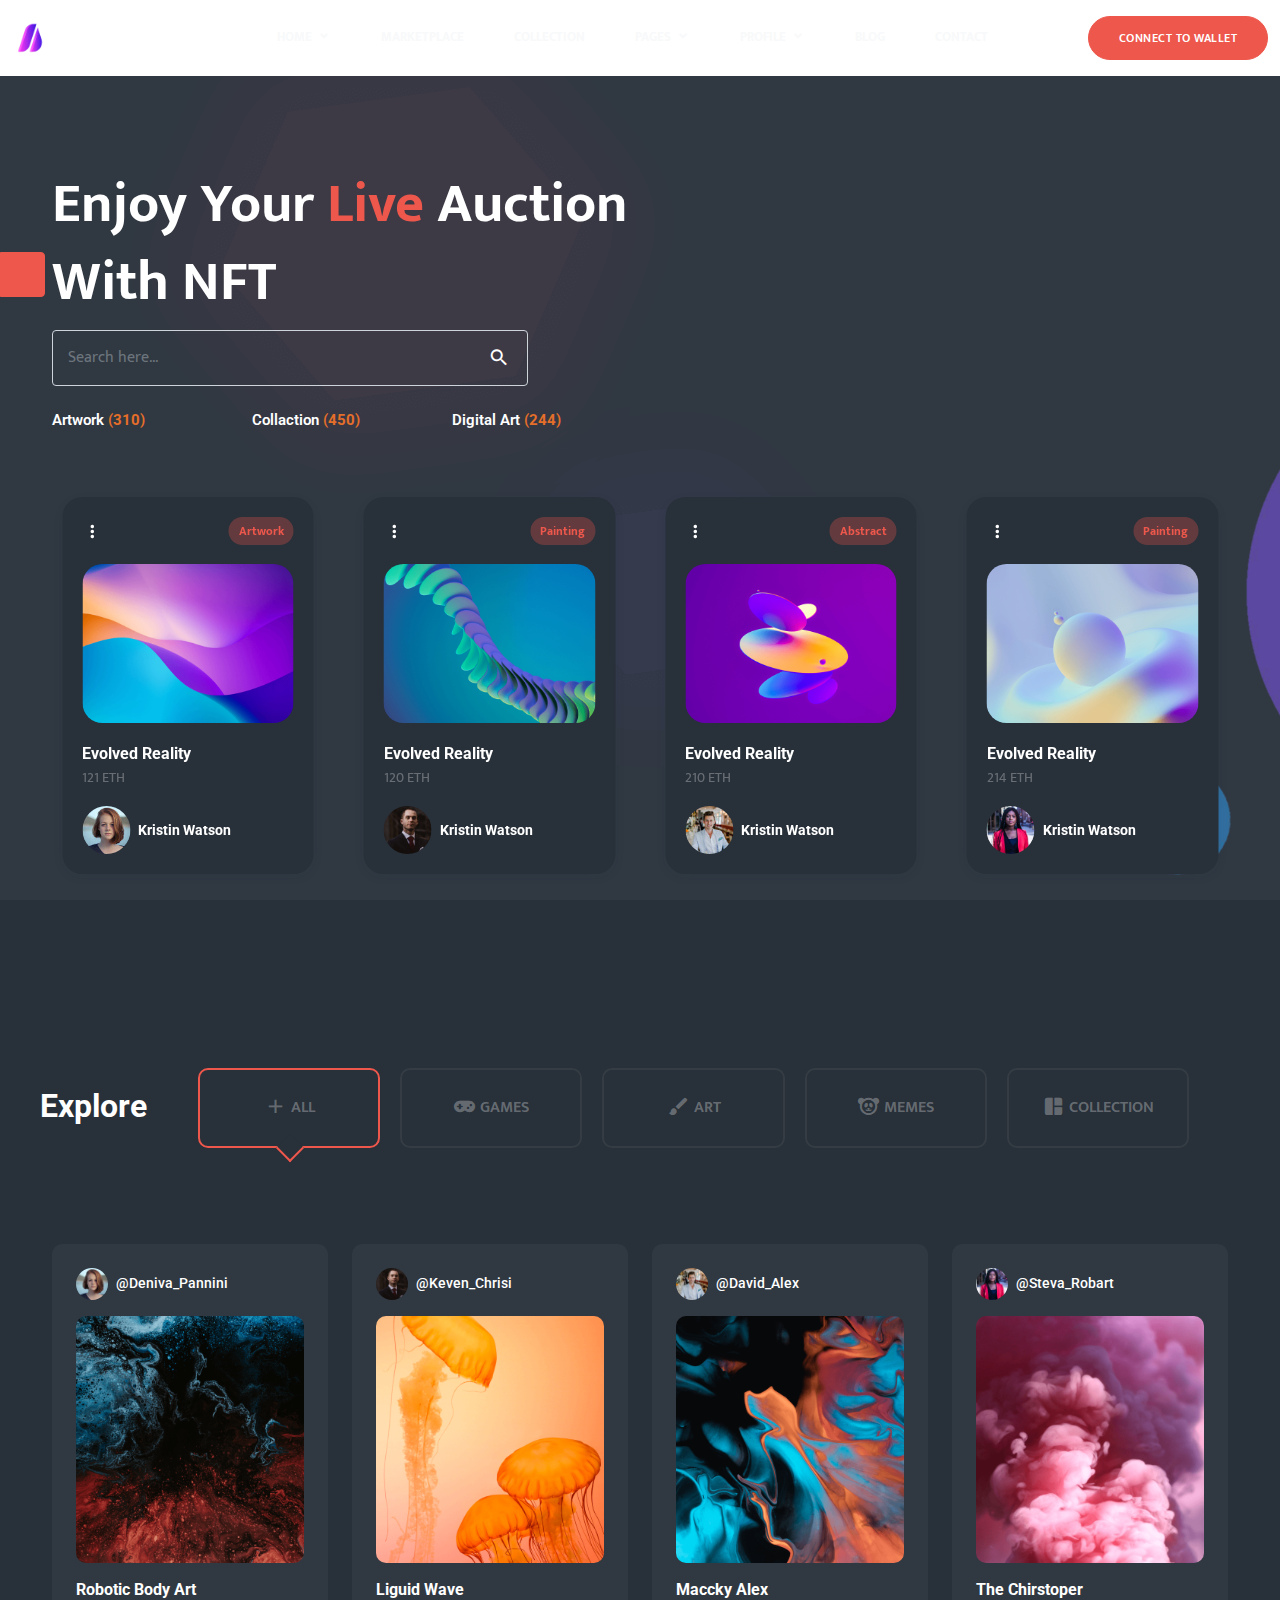
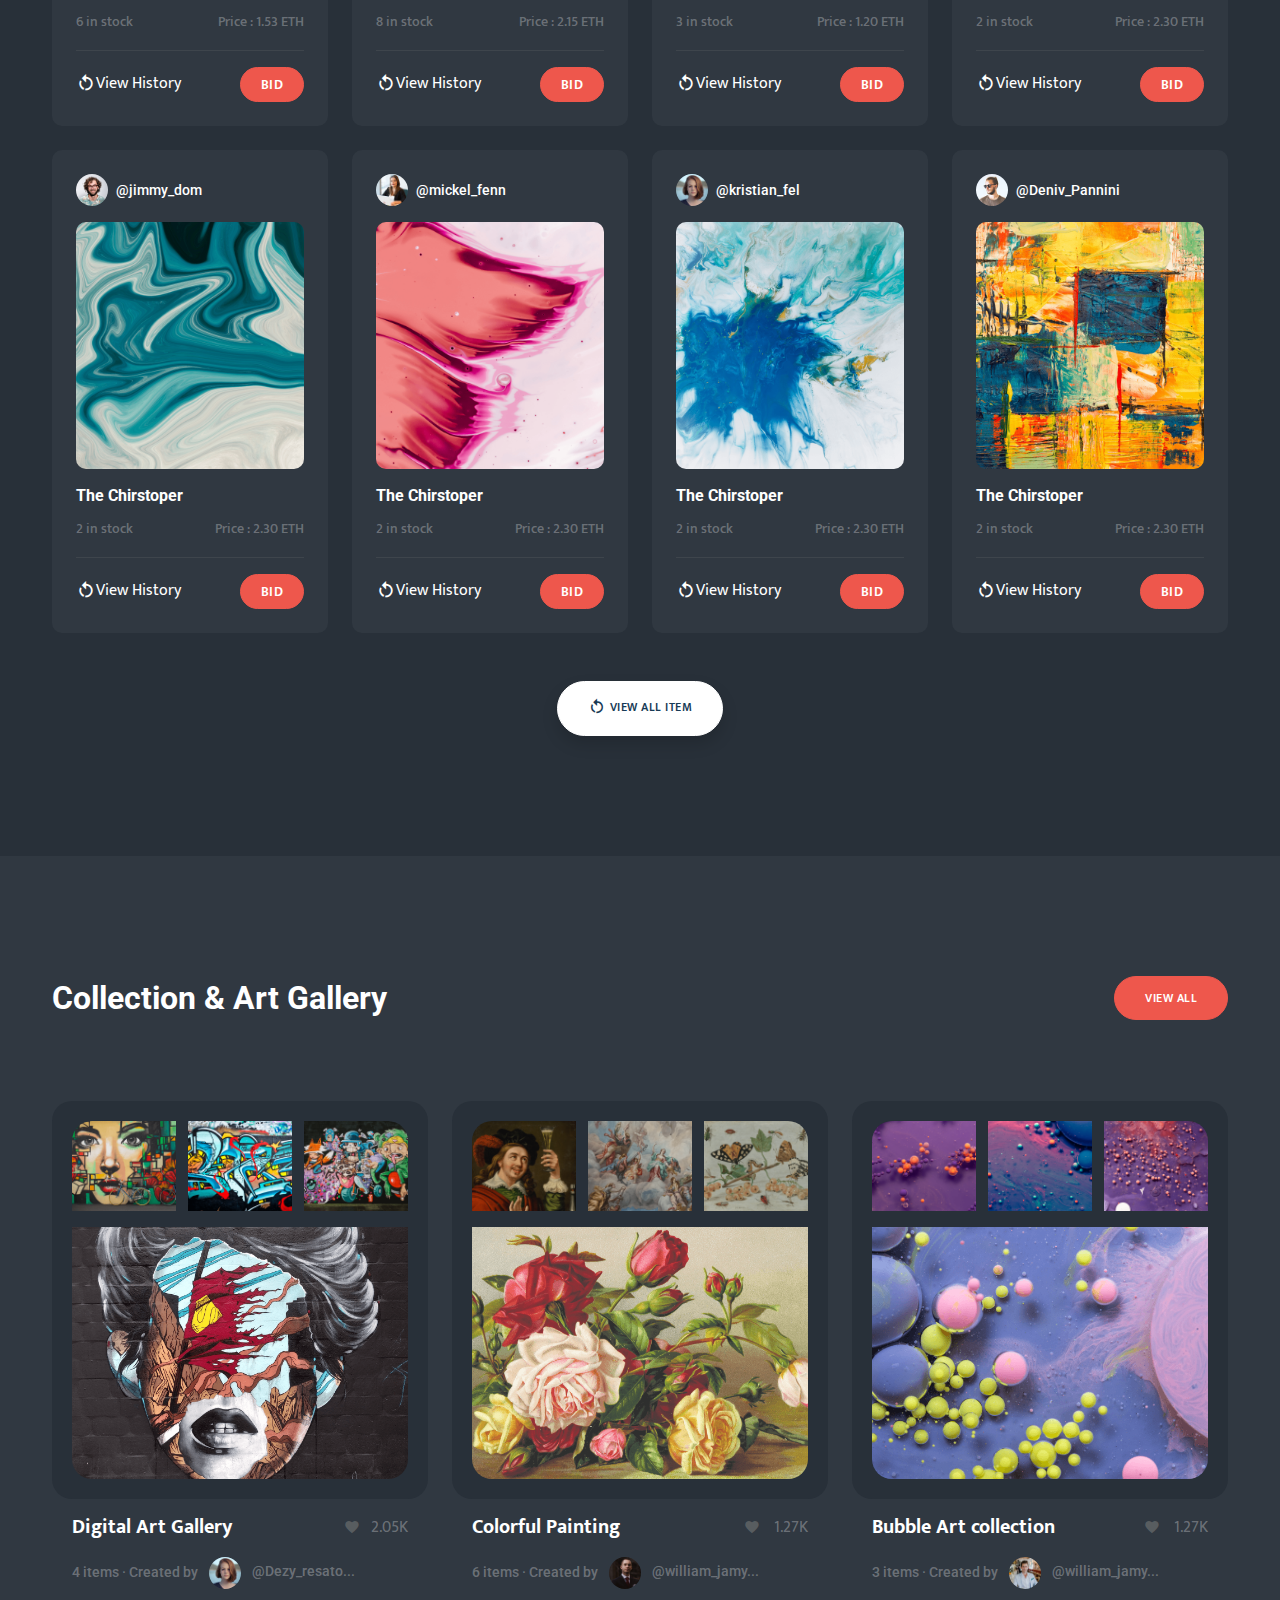
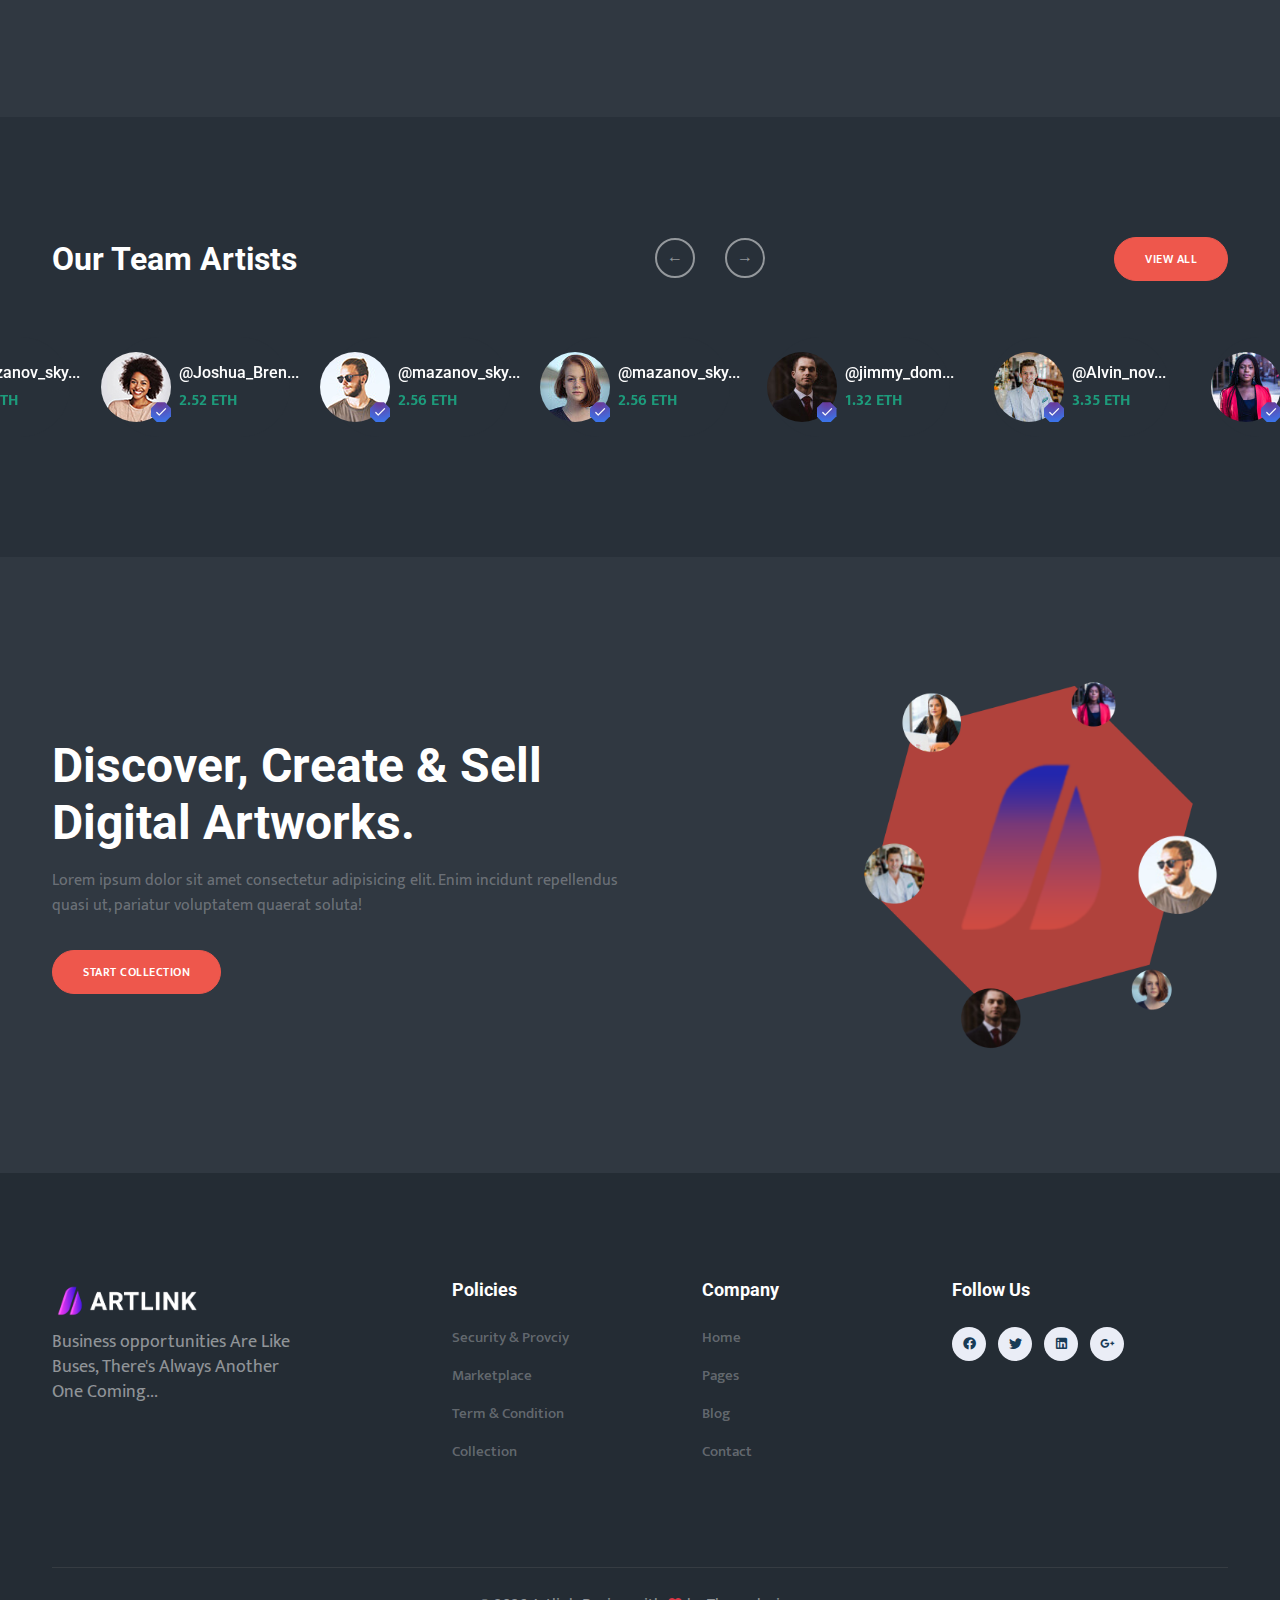
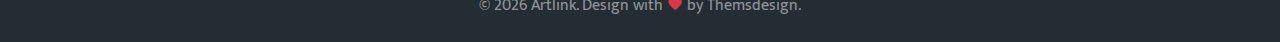
<file: index-2-dark.html>
<!DOCTYPE html>
<html lang="en">

<head>
    <meta charset="utf-8" />
    <title>Styza NFT Marketplace Template</title>
    <meta name="viewport" content="width=device-width, initial-scale=1.0">
    <meta name="description" content=" " />
    <meta name="keywords" content="" />
    <meta content="Pichforest" name="author" />

    <link rel="shortcut icon" href="images/favicon.ico">

    <!-- Bootstrap css -->
    <link rel="stylesheet" href="css/bootstrap.min.css" type="text/css" id="bootstrap-style" />

    <!-- Material Icon Css -->
    <link rel="stylesheet" href="css/materialdesignicons.min.css" type="text/css" />

    <!-- Unicon Css -->
    <link rel="stylesheet" href="https://unicons.iconscout.com/release/v4.0.0/css/line.css" />

    <!-- Swiper Css -->
    <link rel="stylesheet" href="css/tiny-slider.css" type="text/css" />

    <!-- Custom Css -->
    <link rel="stylesheet" href="css/style.min.css" type="text/css" />

</head>

<body data-bs-spy="scroll" data-bs-target="#navbar" data-bs-offset="71" data-layout-mode="dark">

    <!-- light-dark mode button -->
    <a href="javascript: void(0);" id="mode" class="mode-btn text-white rounded-end">
        <i class="uil uil-brightness mode-dark mx-auto"></i>
        <i class="uil uil-moon bx-spin mode-light"></i>
    </a>

      <!--Navbar Start-->
      <nav class="navbar navbar-expand-lg fixed-top sticky" id="navbar">
        <div class="container-fluid custom-container" style="background-color: white; color: black;">
            <a class="navbar-brand logo f-30 text-dark fw-bold" href="index.html">
                <img src="images/logo-dark.png" class="logo-dark" alt="" height="40">
                <img src="images/logo-light.png" class="logo-light" alt="" height="40">
            </a>
            <div>
                <button class="navbar-toggler me-3" type="button" data-bs-toggle="collapse"
                    data-bs-target="#navbarCollapse" aria-controls="navbarCollapse" aria-label="Toggle navigation">
                    <i class="mdi mdi-menu"></i>
                </button>
            </div>
            <div class="collapse navbar-collapse" id="navbarCollapse">
                <ul class="navbar-nav mx-auto navbar-center">
                    <li class="nav-item dropdown dropdown-hover">
                        <a class="nav-link dropdown-toggle" href="index.html" id="homedrop" role="button"
                            data-bs-toggle="dropdown">
                            Home
                        </a>
                        <ul class="dropdown-menu dropdown-menu-center" aria-labelledby="homedrop">
                            <li><a class="dropdown-item" href="index.html"><i
                                        class="mdi mdi-home-outline f-20 me-2 align-middle"></i>Home Page 1</a></li>
                            <li><a class="dropdown-item" href="index-3.html"><i
                                        class="mdi mdi-home-modern f-20 me-2 align-middle"></i>Home Page 2</a></li>
                            <li><a class="dropdown-item" href="index-4.html"><i
                                        class="mdi mdi-home-variant f-20 me-2 align-middle"></i>Home Page 3</a></li>
                        </ul>
                    </li>

                    <li class="nav-item">
                        <a href="index-2.html" class="nav-link">Marketplace</a>
                    </li>

                    <li class="nav-item">
                        <a href="collection.html" class="nav-link">Collection</a>
                    </li>
                    <!--end dropdown-->

                    <li class="nav-item dropdown dropdown-hover">
                        <a class="nav-link dropdown-toggle" href="javascript:void(0)" id="pagedropdown" role="button"
                            data-bs-toggle="dropdown">
                            Pages
                        </a>

                        <div class="dropdown-menu dropmenu-width dropdown-menu-center">
                            <div class="row">
                                <ul class="col-lg-6 list-unstyled">
                                    <li><a class="dropdown-item" href="activity.html"><i
                                                class="mdi mdi-chart-line f-20 me-2 align-middle"></i>Activity</a></li>

                                    <li><a class="dropdown-item" href="item-details.html"><i
                                                class="mdi mdi-image-filter-frames f-20 me-2 align-middle"></i>Item
                                            Details</a></li>
                                    <li><a class="dropdown-item" href="post-detail.html"><i
                                                class="mdi mdi-image-filter-center-focus-weak f-20 me-2 align-middle"></i>Post
                                            Details</a></li>
                                    <li><a class="dropdown-item" href="newsletter.html"><i
                                                class="mdi mdi-email-open-outline f-20 me-2 align-middle"></i>Newsletter</a>
                                    </li>
                                    <li><a class="dropdown-item" href="creatore.html"><i
                                                class="mdi mdi-comment-account-outline f-20 me-2 align-middle"></i>Creatore</a>
                                    </li>
                                    <li><a class="dropdown-item" href="login.html"><i
                                                class="mdi mdi-account-outline f-20 me-2 align-middle"></i>Login</a></li>

                                    <li><a class="dropdown-item" href="register.html"><i
                                                class="mdi mdi-account-box-outline f-20 me-2 align-middle"></i>Register</a></li>

                                    <li><a class="dropdown-item" href="privacy.html"><i
                                                class="mdi mdi-lock-open-outline f-20 me-2 align-middle"></i>Privacy</a></li>

                                </ul>

                                <ul class="col-lg-6 list-unstyled">
                                    <li><a class="dropdown-item" href="wallet.html"><i
                                                class="mdi mdi-wallet-travel f-20 me-2 align-middle"></i>Connect Wallet</a>
                                    </li>

                                    <li><a class="dropdown-item" href="faq.html"><i
                                                class="mdi mdi-comment-question-outline f-20 me-2 align-middle"></i>Faq</a>
                                    </li>
                                    <li><a class="dropdown-item" href="submit-request.html"><i
                                                class="mdi mdi-check-circle-outline f-20 me-2 align-middle"></i>submit
                                            Reqeust</a></li>

                                    <li><a class="dropdown-item" href="chat.html"><i
                                                class="mdi mdi-message-text-outline f-20 me-2 align-middle"></i>Chat</a>
                                    </li>

                                    <li><a class="dropdown-item" href="artical.html"><i
                                                class="mdi mdi-comment-account-outline f-20 me-2 align-middle"></i>Artical</a>
                                    </li>

                                    <li><a class="dropdown-item" href="ranking.html"><i
                                                class="mdi mdi-numeric-1-box-outline f-20 me-2 align-middle"></i>Ranking</a></li>

                                    <li><a class="dropdown-item" href="404.html"><i
                                                class="mdi mdi-alert-outline f-20 me-2 align-middle"></i>404</a></li>

                                </ul>
                            </div>
                        </div>

                    </li>
                    <!--end dropdown-->


                    <li class="nav-item dropdown dropdown-hover">
                        <a class="nav-link dropdown-toggle" href="index.html" id="homedrop" role="button"
                            data-bs-toggle="dropdown">
                            Profile
                        </a>
                        <ul class="dropdown-menu dropdown-menu-center" aria-labelledby="homedrop">
                            <li><a class="dropdown-item" href="profile.html"><i
                                        class="mdi mdi-account-box-outline f-20 me-2 align-middle"></i>Profile</a></li>
                            <li><a class="dropdown-item" href="edit-profile.html"><i
                                        class="mdi mdi-account-edit f-20 me-2 align-middle"></i>Edit profile</a></li>
                        </ul>
                    </li>



                    <li class="nav-item">
                        <a href="blog.html" class="nav-link">Blog</a>
                    </li>
                    <!--end dropdown-->

                    <li class="nav-item">
                        <a href="contact.html" class="nav-link">Contact</a>
                    </li>
                    <!--end dropdown-->
                </ul>
                <!--end navbar-nav-->
                <a href="wallet.html" class="btn btn-primary">Connect to Wallet</a>

            </div>

        </div>
        <!--end container-->
    </nav>
    <!-- Navbar End -->




    <!-- start home -->
    <section class="home-2 overflow-hidden"
        style="background-image: url(./images/bg-2.png); background-repeat: no-repeat;" id="home">
        <div class="container">
            <div class="row">
                <div class="col-lg-6">
                    <div class="home-content-2 home-heading text-start">
                        <h1 class="fw-bold"> Enjoy Your <span class="text-primary"> Live </span> Auction With NFT</h1>
                        <form class="search-form">
                            <div class="mb-3 row">
                                <div class="col-sm-10">
                                    <input type="text" class="form-control position-relative" id="inputPassword"
                                        placeholder="Search here...">
                                    <div class="search-icon">
                                        <i class="mdi mdi-magnify f-22"></i>
                                    </div>
                                </div>
                            </div>
                        </form>
                        <div class="count-detail">
                            <div class="row mt-4">
                                <div class="col-lg-4 col-6">
                                    <div class="counter-box">
                                        <div class="d-flex align-items-center justify-content-start">
                                            <h6 class="me-1">Artwork </h6>
                                            <h6>(<span class="counter_value fw-bold" data-bs-target="310">0</span>)</h6>
                                        </div>
                                    </div>
                                </div>
                                <div class="col-lg-4 col-6">
                                    <div class="counter-box">
                                        <div class="d-flex align-items-center justify-content-start">
                                            <h6 class="me-1">Collaction </h6>
                                            <h6>(<span class="counter_value fw-bold" data-bs-target="450">0</span>)</h6>
                                        </div>
                                    </div>
                                </div>
                                <div class="col-lg-4 col-6">
                                    <div class="counter-box">
                                        <div class="d-flex align-items-center justify-content-start">
                                            <h6 class="me-1">Digital Art </h6>
                                            <h6>(<span class="counter_value fw-bold" data-bs-target="244">0</span>)</h6>
                                        </div>
                                    </div>
                                </div>
                            </div>
                        </div>
                    </div>
                </div>
            </div>

            <div class="row">
                <div class="col-lg-12">
                    <div class="clientslider-2 mt-5 position-relative" id="clientslider-2">
                        <div class="item">
                            <div class="card">
                                <div class="header d-flex">
                                    <div class="dropdown menu">
                                        <i class="mdi mdi-dots-vertical f-20" id="dropdownMenuButton1"
                                            data-bs-toggle="dropdown"></i>

                                        <ul class="dropdown-menu" aria-labelledby="dropdownMenuButton1">
                                            <li><a class="dropdown-item" href="#">Action</a></li>
                                            <li><a class="dropdown-item" href="#">Another action</a></li>
                                            <li><a class="dropdown-item" href="#">Something else here</a></li>
                                        </ul>
                                    </div>
                                    <div class="ms-auto">
                                        <div class="badge rounded-pill">Artwork</div>
                                    </div>
                                </div>
                                <div class="card-image mt-3">
                                    <img src="images/slider-blog/1.png" alt="" class="img-fluid">
                                </div>
                                <div class="card-body">
                                    <h6 class="fw-bold mb-0">Evolved Reality</h6>
                                    <p class="f-14 text-orange">121 ETH</p>

                                    <div class="profile-content align-items-center d-flex justify-content-start">
                                        <div class="avatar-sm">
                                            <img src="images/slider/user/img-1.jpg" alt="" class="img-fluid avatar-sm">
                                        </div>
                                        <div class="profile-name">
                                            <h6 class="fw-bold mb-0 ms-2 f-14">Kristin Watson</h6>
                                        </div>
                                    </div>
                                </div>
                            </div>
                        </div>
                        <!-- slider item -->

                        <div class="item ">
                            <div class="card">
                                <div class="header d-flex">
                                    <div class="dropdown menu">
                                        <i class="mdi mdi-dots-vertical f-20" id="dropdownMenuButton01"
                                            data-bs-toggle="dropdown"></i>

                                        <ul class="dropdown-menu" aria-labelledby="dropdownMenuButton01">
                                            <li><a class="dropdown-item" href="#">Action</a></li>
                                            <li><a class="dropdown-item" href="#">Another action</a></li>
                                            <li><a class="dropdown-item" href="#">Something else here</a></li>
                                        </ul>
                                    </div>
                                    <div class="ms-auto">
                                        <div class="badge rounded-pill">Painting</div>
                                    </div>
                                </div>
                                <div class="card-image mt-3">
                                    <img src="images/slider-blog/2.png" alt="" class="img-fluid">
                                </div>
                                <div class="card-body">
                                    <h6 class="fw-bold mb-0">Evolved Reality</h6>
                                    <p class="f-14 text-orange">120 ETH</p>

                                    <div class="profile-content align-items-center d-flex justify-content-start">
                                        <div class="avatar-sm">
                                            <img src="images/slider/user/img-2.jpg" alt="" class="img-fluid">
                                        </div>
                                        <div class="profile-name">
                                            <h6 class="fw-bold mb-0 ms-2 f-14">Kristin Watson</h6>
                                        </div>
                                    </div>
                                </div>
                            </div>
                        </div>
                        <!-- slider item -->

                        <div class="item ">
                            <div class="card">
                                <div class="header d-flex">
                                    <div class="dropdown menu">
                                        <i class="mdi mdi-dots-vertical f-20" id="dropdownMenuButton02"
                                            data-bs-toggle="dropdown"></i>

                                        <ul class="dropdown-menu" aria-labelledby="dropdownMenuButton02">
                                            <li><a class="dropdown-item" href="#">Action</a></li>
                                            <li><a class="dropdown-item" href="#">Another action</a></li>
                                            <li><a class="dropdown-item" href="#">Something else here</a></li>
                                        </ul>
                                    </div>
                                    <div class="ms-auto">
                                        <div class="badge rounded-pill">Abstract</div>
                                    </div>
                                </div>
                                <div class="card-image mt-3">
                                    <img src="images/slider-blog/3.png" alt="" class="img-fluid">
                                </div>
                                <div class="card-body">
                                    <h6 class="fw-bold mb-0">Evolved Reality</h6>
                                    <p class="f-14 text-orange">210 ETH</p>

                                    <div class="profile-content align-items-center d-flex justify-content-start">
                                        <div class="avatar-sm">
                                            <img src="images/slider/user/img-3.jpg" alt="" class="img-fluid">
                                        </div>
                                        <div class="profile-name">
                                            <h6 class="fw-bold mb-0 ms-2 f-14">Kristin Watson</h6>
                                        </div>
                                    </div>
                                </div>
                            </div>
                        </div>
                        <!-- slider item -->

                        <div class="item ">
                            <div class="card">
                                <div class="header d-flex">
                                    <div class="dropdown menu">
                                        <i class="mdi mdi-dots-vertical f-20" id="dropdownMenuButton"
                                            data-bs-toggle="dropdown"></i>
                                        <ul class="dropdown-menu" aria-labelledby="dropdownMenuButton">
                                            <li><a class="dropdown-item" href="#">Action</a></li>
                                            <li><a class="dropdown-item" href="#">Another action</a></li>
                                            <li><a class="dropdown-item" href="#">Something else here</a></li>
                                        </ul>
                                    </div>
                                    <div class="ms-auto">
                                        <div class="badge rounded-pill">Painting</div>
                                    </div>
                                </div>
                                <div class="card-image mt-3">
                                    <img src="images/slider-blog/4.png" alt="" class="img-fluid">
                                </div>
                                <div class="card-body">
                                    <h6 class="fw-bold mb-0">Evolved Reality</h6>
                                    <p class="f-14 text-orange">214 ETH</p>

                                    <div class="profile-content align-items-center d-flex justify-content-start">
                                        <div class="avatar-sm">
                                            <img src="images/slider/user/img-4.jpg" alt="" class="img-fluid">
                                        </div>
                                        <div class="profile-name">
                                            <h6 class="fw-bold mb-0 ms-2 f-14">Kristin Watson</h6>
                                        </div>
                                    </div>
                                </div>
                            </div>
                        </div>
                        <!-- slider item -->

                        <div class="item ">
                            <div class="card">
                                <div class="header d-flex">
                                    <div class="dropdown menu">
                                        <i class="mdi mdi-dots-vertical f-20" id="dropdownMenu"
                                            data-bs-toggle="dropdown"></i>

                                        <ul class="dropdown-menu" aria-labelledby="dropdownMenu">
                                            <li><a class="dropdown-item" href="#">Action</a></li>
                                            <li><a class="dropdown-item" href="#">Another action</a></li>
                                            <li><a class="dropdown-item" href="#">Something else here</a></li>
                                        </ul>
                                    </div>
                                    <div class="ms-auto">
                                        <div class="badge rounded-pill">Artwork</div>
                                    </div>
                                </div>
                                <div class="card-image mt-3">
                                    <img src="images/slider-blog/5.png" alt="" class="img-fluid">
                                </div>
                                <div class="card-body">
                                    <h6 class="fw-bold mb-0">Evolved Reality</h6>
                                    <p class="f-14 text-orange">136 ETH</p>

                                    <div class="profile-content align-items-center d-flex justify-content-start">
                                        <div class="avatar-sm">
                                            <img src="images/slider/user/img-5.jpg" alt="" class="img-fluid">
                                        </div>
                                        <div class="profile-name">
                                            <h6 class="fw-bold mb-0 ms-2 f-14">Kristin Watson</h6>
                                        </div>
                                    </div>
                                </div>
                            </div>
                        </div>
                        <!-- slider item -->

                        <div class="item ">
                            <div class="card">
                                <div class="header d-flex">
                                    <div class="dropdown menu">
                                        <i class="mdi mdi-dots-vertical f-20" id="dropdownMenuButton05"
                                            data-bs-toggle="dropdown"></i>

                                        <ul class="dropdown-menu" aria-labelledby="dropdownMenuButton05">
                                            <li><a class="dropdown-item" href="#">Action</a></li>
                                            <li><a class="dropdown-item" href="#">Another action</a></li>
                                            <li><a class="dropdown-item" href="#">Something else here</a></li>
                                        </ul>
                                    </div>
                                    <div class="ms-auto">
                                        <div class="badge rounded-pill">Abstract</div>
                                    </div>
                                </div>
                                <div class="card-image mt-3">
                                    <img src="images/slider-blog/6.png" alt="" class="img-fluid">
                                </div>
                                <div class="card-body">
                                    <h6 class="fw-bold mb-0">Evolved Reality</h6>
                                    <p class="f-14 text-orange">150 ETH</p>

                                    <div class="profile-content align-items-center d-flex justify-content-start">
                                        <div class="avatar-sm">
                                            <img src="images/slider/user/img-6.jpg" alt="" class="img-fluid">
                                        </div>
                                        <div class="profile-name">
                                            <h6 class="fw-bold mb-0 ms-2 f-14">Kristin Watson</h6>
                                        </div>
                                    </div>
                                </div>
                            </div>
                        </div>
                        <!-- slider item -->
                    </div>
                    <!-- End slider -->
                </div>
            </div>

        </div>
    </section>
    <!-- end home -->



    <!-- start explore -->
    <section class="explore section bg-light px-4" id="explore">
        <!-- start container -->
        <div class="container">
            <div class="row position-relative">
                <div class="col-lg-12 p-0">
                    <nav class="mt-5">
                        <div class="heading float-start mt-3">
                            <h2 class="fw-bold">Explore</h2>
                        </div>

                        <div class="nav nav-tabs align-items-center justify-content-center row" id="nav-tab"
                            role="tablist">
                            <button class="nav-link active text-uppercase col-md-2" id="nav-all-tab"
                                data-bs-toggle="tab" data-bs-target="#nav-all" type="button" role="tab"
                                aria-controls="nav-all" aria-selected="true"><span class="icon"><i
                                        class="mdi mdi-plus f-24 align-middle"></i> All
                                </span></button>

                            <button class="nav-link text-uppercase col-md-2" id="nav-games-tab" data-bs-toggle="tab"
                                data-bs-target="#nav-games" type="button" role="tab" aria-controls="nav-games"
                                aria-selected="true"><span class="icon"> <i
                                        class="mdi mdi-gamepad-variant f-24 align-middle"></i> Games
                                </span></button>

                            <button class="nav-link text-uppercase col-md-2" id="nav-art-tab" data-bs-toggle="tab"
                                data-bs-target="#nav-art" type="button" role="tab" aria-controls="nav-art"
                                aria-selected="true"><span class="icon"><i class="mdi mdi-brush f-24 align-middle"></i>
                                    Art
                                </span></button>

                            <button class="nav-link text-uppercase col-md-2" id="nav-memes-tab" data-bs-toggle="tab"
                                data-bs-target="#nav-memes" type="button" role="tab" aria-controls="nav-memes"
                                aria-selected="true"><span class="icon"><i class="mdi mdi-panda f-24 align-middle"></i>
                                    Memes
                                </span></button>

                            <button class="nav-link text-uppercase col-md-2" id="nav-Collection-tab"
                                data-bs-toggle="tab" data-bs-target="#nav-Collection" type="button" role="tab"
                                aria-controls="nav-Collection" aria-selected="true"><span class="icon"><i
                                        class="mdi mdi-collage f-24 align-middle"></i> Collection
                                </span></button>
                        </div>
                    </nav>
                </div>
                <div class="tab-content mt-5 pt-4" id="nav-tabContent">
                    <div class="tab-pane fade show active" id="nav-all" role="tabpanel" aria-labelledby="nav-all-tab">
                        <div class="row">
                            <div class="col-lg-3 mt-4">
                                <div class="tab-content p-4 border-0">
                                    <div class="header d-flex align-items-center justify-content-start">
                                        <div class="avatar-xs">
                                            <img src="images/slider/user/img-1.jpg" alt=""
                                                class="img-fluid rounded-circle">
                                        </div>
                                        <h6 class="mb-0 ms-2 fw-semibold text-muted f-14">@Deniva_Pannini</h6>
                                    </div>
                                    <div class="card-image mt-3">
                                        <img src="images/explore/img-1.png" alt="" class="img-fluid">
                                    </div>
                                    <div class="body-content mt-3">
                                        <h6 class="fw-bold">Robotic Body Art</h6>
                                        <div class="d-flex">
                                            <p class="text-muted">6 in stock</p>
                                            <p class="ms-auto text-muted">Price : <span class="text-success">1.53
                                                    ETH</span></p>
                                        </div>
                                        <hr>
                                        <div class="d-flex mt-3 align-items-center">
                                            <div class="history">
                                                <i class="mdi mdi-restart f-20 align-middle"></i>View History
                                            </div>
                                            <div class="bid-button ms-auto">
                                                <button class="btn btn-sm btn-primary rounded-pill">Bid</button>
                                            </div>
                                        </div>
                                    </div>
                                </div>
                            </div>
                            <div class="col-lg-3 mt-4">
                                <div class="tab-content p-4 border-0">
                                    <div class="header d-flex align-items-center justify-content-start">
                                        <div class="avatar-xs">
                                            <img src="images/slider/user/img-2.jpg" alt=""
                                                class="img-fluid rounded-circle">
                                        </div>
                                        <h6 class="mb-0 ms-2 fw-semibold text-muted f-14">@Keven_Chrisi</h6>
                                    </div>
                                    <div class="card-image mt-3">
                                        <img src="images/explore/img-2.png" alt="" class="img-fluid">
                                    </div>
                                    <div class="body-content mt-3">
                                        <h6 class="fw-bold">Liguid Wave</h6>
                                        <div class="d-flex">
                                            <p class="text-muted">8 in stock</p>
                                            <p class="ms-auto text-muted">Price : <span class="text-success">2.15
                                                    ETH</span></p>
                                        </div>
                                        <hr>
                                        <div class="d-flex mt-3 align-items-center">
                                            <div class="history">
                                                <i class="mdi mdi-restart f-20 align-middle"></i>View History
                                            </div>
                                            <div class="bid-button ms-auto">
                                                <button class="btn btn-sm btn-primary rounded-pill">Bid</button>
                                            </div>
                                        </div>
                                    </div>
                                </div>
                            </div>
                            <div class="col-lg-3 mt-4">
                                <div class="tab-content p-4 border-0">
                                    <div class="header d-flex align-items-center justify-content-start">
                                        <div class="avatar-xs">
                                            <img src="images/slider/user/img-3.jpg" alt=""
                                                class="img-fluid rounded-circle">
                                        </div>
                                        <h6 class="mb-0 ms-2 fw-semibold text-muted f-14">@David_Alex</h6>
                                    </div>
                                    <div class="card-image mt-3">
                                        <img src="images/explore/img-3.png" alt="" class="img-fluid">
                                    </div>
                                    <div class="body-content mt-3">
                                        <h6 class="fw-bold">Maccky Alex</h6>
                                        <div class="d-flex">
                                            <p class="text-muted">3 in stock</p>
                                            <p class="ms-auto text-muted">Price : <span class="text-success">1.20
                                                    ETH</span></p>
                                        </div>
                                        <hr>
                                        <div class="d-flex mt-3 align-items-center">
                                            <div class="history">
                                                <i class="mdi mdi-restart f-20 align-middle"></i>View History
                                            </div>
                                            <div class="bid-button ms-auto">
                                                <button class="btn btn-sm btn-primary rounded-pill">Bid</button>
                                            </div>
                                        </div>
                                    </div>
                                </div>
                            </div>
                            <div class="col-lg-3 mt-4">
                                <div class="tab-content p-4 border-0">
                                    <div class="header d-flex align-items-center justify-content-start">
                                        <div class="avatar-xs">
                                            <img src="images/slider/user/img-4.jpg" alt=""
                                                class="img-fluid rounded-circle">
                                        </div>
                                        <h6 class="mb-0 ms-2 fw-semibold text-muted f-14">@Steva_Robart</h6>
                                    </div>
                                    <div class="card-image mt-3">
                                        <img src="images/explore/img-4.png" alt="" class="img-fluid">
                                    </div>
                                    <div class="body-content mt-3">
                                        <h6 class="fw-bold">The Chirstoper</h6>
                                        <div class="d-flex">
                                            <p class="text-muted">2 in stock</p>
                                            <p class="ms-auto text-muted">Price : <span class="text-success">2.30
                                                    ETH</span></p>
                                        </div>
                                        <hr>
                                        <div class="d-flex mt-3 align-items-center">
                                            <div class="history">
                                                <i class="mdi mdi-restart f-20 align-middle"></i>View History
                                            </div>
                                            <div class="bid-button ms-auto">
                                                <button class="btn btn-sm btn-primary rounded-pill">Bid</button>
                                            </div>
                                        </div>
                                    </div>
                                </div>
                            </div>
                            <div class="col-lg-3 mt-4">
                                <div class="tab-content p-4 border-0">
                                    <div class="header d-flex align-items-center justify-content-start">
                                        <div class="avatar-xs">
                                            <img src="images/slider/user/img-5.jpg" alt=""
                                                class="img-fluid rounded-circle">
                                        </div>
                                        <h6 class="mb-0 ms-2 fw-semibold text-muted f-14">@jimmy_dom</h6>
                                    </div>
                                    <div class="card-image mt-3">
                                        <img src="images/explore/img-5.png" alt="" class="img-fluid">
                                    </div>
                                    <div class="body-content mt-3">
                                        <h6 class="fw-bold">The Chirstoper</h6>
                                        <div class="d-flex">
                                            <p class="text-muted">2 in stock</p>
                                            <p class="ms-auto text-muted">Price : <span class="text-success">2.30
                                                    ETH</span></p>
                                        </div>
                                        <hr>
                                        <div class="d-flex mt-3 align-items-center">
                                            <div class="history">
                                                <i class="mdi mdi-restart f-20 align-middle"></i>View History
                                            </div>
                                            <div class="bid-button ms-auto">
                                                <button class="btn btn-sm btn-primary rounded-pill">Bid</button>
                                            </div>
                                        </div>
                                    </div>
                                </div>
                            </div>
                            <div class="col-lg-3 mt-4">
                                <div class="tab-content p-4 border-0">
                                    <div class="header d-flex align-items-center justify-content-start">
                                        <div class="avatar-xs">
                                            <img src="images/slider/user/img-6.jpg" alt=""
                                                class="img-fluid rounded-circle">
                                        </div>
                                        <h6 class="mb-0 ms-2 fw-semibold text-muted f-14">@mickel_fenn</h6>
                                    </div>
                                    <div class="card-image mt-3">
                                        <img src="images/explore/img-6.png" alt="" class="img-fluid">
                                    </div>
                                    <div class="body-content mt-3">
                                        <h6 class="fw-bold">The Chirstoper</h6>
                                        <div class="d-flex">
                                            <p class="text-muted">2 in stock</p>
                                            <p class="ms-auto text-muted">Price : <span class="text-success">2.30
                                                    ETH</span></p>
                                        </div>
                                        <hr>
                                        <div class="d-flex mt-3 align-items-center">
                                            <div class="history">
                                                <i class="mdi mdi-restart f-20 align-middle"></i>View History
                                            </div>
                                            <div class="bid-button ms-auto">
                                                <button class="btn btn-sm btn-primary rounded-pill">Bid</button>
                                            </div>
                                        </div>
                                    </div>
                                </div>
                            </div>
                            <div class="col-lg-3 mt-4">
                                <div class="tab-content p-4 border-0">
                                    <div class="header d-flex align-items-center justify-content-start">
                                        <div class="avatar-xs">
                                            <img src="images/slider/user/img-1.jpg" alt=""
                                                class="img-fluid rounded-circle">
                                        </div>
                                        <h6 class="mb-0 ms-2 fw-semibold text-muted f-14">
                                            @kristian_fel</h6>
                                    </div>
                                    <div class="card-image mt-3">
                                        <img src="images/explore/img-7.png" alt="" class="img-fluid">
                                    </div>
                                    <div class="body-content mt-3">
                                        <h6 class="fw-bold">The Chirstoper</h6>
                                        <div class="d-flex">
                                            <p class="text-muted">2 in stock</p>
                                            <p class="ms-auto text-muted">Price : <span class="text-success">2.30
                                                    ETH</span></p>
                                        </div>
                                        <hr>
                                        <div class="d-flex mt-3 align-items-center">
                                            <div class="history">
                                                <i class="mdi mdi-restart f-20 align-middle"></i>View History
                                            </div>
                                            <div class="bid-button ms-auto">
                                                <button class="btn btn-sm btn-primary rounded-pill">Bid</button>
                                            </div>
                                        </div>
                                    </div>
                                </div>
                            </div>
                            <div class="col-lg-3 mt-4">
                                <div class="tab-content p-4 border-0">
                                    <div class="header d-flex align-items-center justify-content-start">
                                        <div class="avatar-xs">
                                            <img src="images/slider/user/img-8.jpg" alt=""
                                                class="img-fluid rounded-circle">
                                        </div>
                                        <h6 class="mb-0 ms-2 fw-semibold text-muted f-14">@Deniv_Pannini</h6>
                                    </div>
                                    <div class="card-image mt-3">
                                        <img src="images/explore/img-8.png" alt="" class="img-fluid">
                                    </div>
                                    <div class="body-content mt-3">
                                        <h6 class="fw-bold">The Chirstoper</h6>
                                        <div class="d-flex">
                                            <p class="text-muted">2 in stock</p>
                                            <p class="ms-auto text-muted">Price : <span class="text-success">2.30
                                                    ETH</span></p>
                                        </div>
                                        <hr>
                                        <div class="d-flex mt-3 align-items-center">
                                            <div class="history">
                                                <i class="mdi mdi-restart f-20 align-middle"></i>View History
                                            </div>
                                            <div class="bid-button ms-auto">
                                                <button class="btn btn-sm btn-primary rounded-pill">Bid</button>
                                            </div>
                                        </div>
                                    </div>
                                </div>
                            </div>

                            <div class="mt-5">
                                <div class="col-lg-12">
                                    <div class="text-center">
                                        <button class="btn btn-white text-dark shadow"><i
                                                class="mdi mdi-restart f-18 align-middle"></i> View All Item</button>
                                    </div>
                                </div>
                            </div>
                        </div>
                    </div>

                    <div class="tab-pane fade" id="nav-games" role="tabpanel" aria-labelledby="nav-games-tab">
                        <div class="row">
                            <div class="col-lg-3 mt-4">
                                <div class="tab-content p-4 border-0">
                                    <div class="header d-flex align-items-center justify-content-start">
                                        <div class="avatar-xs">
                                            <img src="images/slider/user/img-1.jpg" alt=""
                                                class="img-fluid rounded-circle">
                                        </div>
                                        <h6 class="mb-0 ms-3 fw-bold text-muted">@Deniva_Pannini</h6>
                                    </div>
                                    <div class="card-image mt-3">
                                        <img src="images/explore/img-1.png" alt="" class="img-fluid">
                                    </div>
                                    <div class="body-content mt-3">
                                        <h6 class="fw-bold">Robotic Body Art</h6>
                                        <div class="d-flex">
                                            <p class="text-muted">6 in stock</p>
                                            <p class="ms-auto text-muted">Price : <span class="text-success">1.53
                                                    ETH</span></p>
                                        </div>
                                        <hr>
                                        <div class="d-flex mt-3 align-items-center">
                                            <div class="history">
                                                <i class="mdi mdi-restart f-20 align-middle"></i>View History
                                            </div>
                                            <div class="bid-button ms-auto">
                                                <button class="btn btn-sm btn-primary rounded-pill">Bid</button>
                                            </div>
                                        </div>
                                    </div>
                                </div>
                            </div>
                            <div class="col-lg-3 mt-4 ">
                                <div class="tab-content p-4 border-0">
                                    <div class="header d-flex align-items-center justify-content-start">
                                        <div class="avatar-xs">
                                            <img src="images/slider/user/img-2.jpg" alt=""
                                                class="img-fluid rounded-circle">
                                        </div>
                                        <h6 class="mb-0 ms-3 fw-bold text-muted">@Keven_Chrisi</h6>
                                    </div>
                                    <div class="card-image mt-3">
                                        <img src="images/explore/img-4.png" alt="" class="img-fluid">
                                    </div>
                                    <div class="body-content mt-3">
                                        <h6 class="fw-bold">Liguid Wave</h6>
                                        <div class="d-flex">
                                            <p class="text-muted">8 in stock</p>
                                            <p class="ms-auto text-muted">Price : <span class="text-success">2.15
                                                    ETH</span></p>
                                        </div>
                                        <hr>
                                        <div class="d-flex mt-3 align-items-center">
                                            <div class="history">
                                                <i class="mdi mdi-restart f-20 align-middle"></i>View History
                                            </div>
                                            <div class="bid-button ms-auto">
                                                <button class="btn btn-sm btn-primary rounded-pill">Bid</button>
                                            </div>
                                        </div>
                                    </div>
                                </div>
                            </div>
                            <div class="col-lg-3 mt-4">
                                <div class="tab-content p-4 border-0">
                                    <div class="header d-flex align-items-center justify-content-start">
                                        <div class="avatar-xs">
                                            <img src="images/slider/user/img-5.jpg" alt=""
                                                class="img-fluid rounded-circle">
                                        </div>
                                        <h6 class="mb-0 ms-3 fw-bold text-muted">@David_Alex</h6>
                                    </div>
                                    <div class="card-image mt-3">
                                        <img src="images/explore/img-8.png" alt="" class="img-fluid">
                                    </div>
                                    <div class="body-content mt-3">
                                        <h6 class="fw-bold">Maccky Alex</h6>
                                        <div class="d-flex">
                                            <p class="text-muted">3 in stock</p>
                                            <p class="ms-auto text-muted">Price : <span class="text-success">1.20
                                                    ETH</span></p>
                                        </div>
                                        <hr>
                                        <div class="d-flex mt-3 align-items-center">
                                            <div class="history">
                                                <i class="mdi mdi-restart f-20 align-middle"></i>View History
                                            </div>
                                            <div class="bid-button ms-auto">
                                                <button class="btn btn-sm btn-primary rounded-pill">Bid</button>
                                            </div>
                                        </div>
                                    </div>
                                </div>
                            </div>
                            <div class="col-lg-3 mt-4">
                                <div class="tab-content p-4 border-0">
                                    <div class="header d-flex align-items-center justify-content-start">
                                        <div class="avatar-xs">
                                            <img src="images/slider/user/img-6.jpg" alt=""
                                                class="img-fluid rounded-circle">
                                        </div>
                                        <h6 class="mb-0 ms-3 fw-bold text-muted">@Deniv_Pannini</h6>
                                    </div>
                                    <div class="card-image mt-3">
                                        <img src="images/explore/img-1.png" alt="" class="img-fluid">
                                    </div>
                                    <div class="body-content mt-3">
                                        <h6 class="fw-bold">The Chirstoper</h6>
                                        <div class="d-flex">
                                            <p class="text-muted">2 in stock</p>
                                            <p class="ms-auto text-muted">Price : <span class="text-success">2.30
                                                    ETH</span></p>
                                        </div>
                                        <hr>
                                        <div class="d-flex mt-3 align-items-center">
                                            <div class="history">
                                                <i class="mdi mdi-restart f-20 align-middle"></i>View History
                                            </div>
                                            <div class="bid-button ms-auto">
                                                <button class="btn btn-sm btn-primary rounded-pill">Bid</button>
                                            </div>
                                        </div>
                                    </div>
                                </div>
                            </div>

                            <div class="mt-5">
                                <div class="col-lg-12">
                                    <div class="text-center">
                                        <button class="btn btn-white text-dark shadow"><i
                                                class="mdi mdi-restart f-18 align-middle"></i> View All Item</button>
                                    </div>
                                </div>
                            </div>
                        </div>
                    </div>

                    <div class="tab-pane fade" id="nav-art" role="tabpanel" aria-labelledby="nav-art-tab">
                        <div class="row">
                            <div class="col-lg-3 mt-4">
                                <div class="tab-content p-4 border-0">
                                    <div class="header d-flex align-items-center justify-content-start">
                                        <div class="avatar-xs">
                                            <img src="images/slider/user/img-1.jpg" alt=""
                                                class="img-fluid rounded-circle">
                                        </div>
                                        <h6 class="mb-0 ms-3 fw-bold text-muted">@Deniva_Pannini</h6>
                                    </div>
                                    <div class="card-image mt-3">
                                        <img src="images/explore/img-2.png" alt="" class="img-fluid">
                                    </div>
                                    <div class="body-content mt-3">
                                        <h6 class="fw-bold">Robotic Body Art</h6>
                                        <div class="d-flex">
                                            <p class="text-muted">6 in stock</p>
                                            <p class="ms-auto text-muted">Price : <span class="text-success">1.53
                                                    ETH</span></p>
                                        </div>
                                        <hr>
                                        <div class="d-flex mt-3 align-items-center">
                                            <div class="history">
                                                <i class="mdi mdi-restart f-20 align-middle"></i>View History
                                            </div>
                                            <div class="bid-button ms-auto">
                                                <button class="btn btn-sm btn-primary rounded-pill">Bid</button>
                                            </div>
                                        </div>
                                    </div>
                                </div>
                            </div>
                            <div class="col-lg-3 mt-4">
                                <div class="tab-content p-4 border-0">
                                    <div class="header d-flex align-items-center justify-content-start">
                                        <div class="avatar-xs">
                                            <img src="images/slider/user/img-2.jpg" alt=""
                                                class="img-fluid rounded-circle">
                                        </div>
                                        <h6 class="mb-0 ms-3 fw-bold text-muted">@Keven_Chrisi</h6>
                                    </div>
                                    <div class="card-image mt-3">
                                        <img src="images/explore/img-6.png" alt="" class="img-fluid">
                                    </div>
                                    <div class="body-content mt-3">
                                        <h6 class="fw-bold">Liguid Wave</h6>
                                        <div class="d-flex">
                                            <p class="text-muted">8 in stock</p>
                                            <p class="ms-auto text-muted">Price : <span class="text-success">2.15
                                                    ETH</span></p>
                                        </div>
                                        <hr>
                                        <div class="d-flex mt-3 align-items-center">
                                            <div class="history">
                                                <i class="mdi mdi-restart f-20 align-middle"></i>View History
                                            </div>
                                            <div class="bid-button ms-auto">
                                                <button class="btn btn-sm btn-primary rounded-pill">Bid</button>
                                            </div>
                                        </div>
                                    </div>
                                </div>
                            </div>
                            <div class="col-lg-3 mt-4">
                                <div class="tab-content p-4 border-0">
                                    <div class="header d-flex align-items-center justify-content-start">
                                        <div class="avatar-xs">
                                            <img src="images/slider/user/img-8.jpg" alt=""
                                                class="img-fluid rounded-circle">
                                        </div>
                                        <h6 class="mb-0 ms-3 fw-bold text-muted">@David_Alex</h6>
                                    </div>
                                    <div class="card-image mt-3">
                                        <img src="images/explore/img-7.png" alt="" class="img-fluid">
                                    </div>
                                    <div class="body-content mt-3">
                                        <h6 class="fw-bold">Maccky Alex</h6>
                                        <div class="d-flex">
                                            <p class="text-muted">3 in stock</p>
                                            <p class="ms-auto text-muted">Price : <span class="text-success">1.20
                                                    ETH</span></p>
                                        </div>
                                        <hr>
                                        <div class="d-flex mt-3 align-items-center">
                                            <div class="history">
                                                <i class="mdi mdi-restart f-20 align-middle"></i>View History
                                            </div>
                                            <div class="bid-button ms-auto">
                                                <button class="btn btn-sm btn-primary rounded-pill">Bid</button>
                                            </div>
                                        </div>
                                    </div>
                                </div>
                            </div>

                            <div class="mt-5">
                                <div class="col-lg-12">
                                    <div class="text-center">
                                        <button class="btn btn-white text-dark shadow"><i
                                                class="mdi mdi-restart f-18 align-middle"></i> View All Item</button>
                                    </div>
                                </div>
                            </div>
                        </div>
                    </div>

                    <div class="tab-pane fade" id="nav-memes" role="tabpanel" aria-labelledby="nav-memes-tab">
                        <div class="row">
                            <div class="col-lg-3 mt-4">
                                <div class="tab-content p-4 border-0">
                                    <div class="header d-flex align-items-center justify-content-start">
                                        <div class="avatar-xs">
                                            <img src="images/slider/user/img-1.jpg" alt=""
                                                class="img-fluid rounded-circle">
                                        </div>
                                        <h6 class="mb-0 ms-3 fw-bold text-muted">@Deniva_Pannini</h6>
                                    </div>
                                    <div class="card-image mt-3">
                                        <img src="images/explore/img-1.png" alt="" class="img-fluid">
                                    </div>
                                    <div class="body-content mt-3">
                                        <h6 class="fw-bold">Robotic Body Art</h6>
                                        <div class="d-flex">
                                            <p class="text-muted">6 in stock</p>
                                            <p class="ms-auto text-muted">Price : <span class="text-success">1.53
                                                    ETH</span></p>
                                        </div>
                                        <hr>
                                        <div class="d-flex mt-3 align-items-center">
                                            <div class="history">
                                                <i class="mdi mdi-restart f-20 align-middle"></i>View History
                                            </div>
                                            <div class="bid-button ms-auto">
                                                <button class="btn btn-sm btn-primary rounded-pill">Bid</button>
                                            </div>
                                        </div>
                                    </div>
                                </div>
                            </div>
                            <div class="col-lg-3 mt-4">
                                <div class="tab-content p-4 border-0">
                                    <div class="header d-flex align-items-center justify-content-start">
                                        <div class="avatar-xs">
                                            <img src="images/slider/user/img-2.jpg" alt=""
                                                class="img-fluid rounded-circle">
                                        </div>
                                        <h6 class="mb-0 ms-3 fw-bold text-muted">@Keven_Chrisi</h6>
                                    </div>
                                    <div class="card-image mt-3">
                                        <img src="images/explore/img-4.png" alt="" class="img-fluid">
                                    </div>
                                    <div class="body-content mt-3">
                                        <h6 class="fw-bold">Liguid Wave</h6>
                                        <div class="d-flex">
                                            <p class="text-muted">8 in stock</p>
                                            <p class="ms-auto text-muted">Price : <span class="text-success">2.15
                                                    ETH</span></p>
                                        </div>
                                        <hr>
                                        <div class="d-flex mt-3 align-items-center">
                                            <div class="history">
                                                <i class="mdi mdi-restart f-20 align-middle"></i>View History
                                            </div>
                                            <div class="bid-button ms-auto">
                                                <button class="btn btn-sm btn-primary rounded-pill">Bid</button>
                                            </div>
                                        </div>
                                    </div>
                                </div>
                            </div>
                            <div class="col-lg-3 mt-4">
                                <div class="tab-content p-4 border-0">
                                    <div class="header d-flex align-items-center justify-content-start">
                                        <div class="avatar-xs">
                                            <img src="images/slider/user/img-3.jpg" alt=""
                                                class="img-fluid rounded-circle">
                                        </div>
                                        <h6 class="mb-0 ms-3 fw-bold text-muted">@David_Alex</h6>
                                    </div>
                                    <div class="card-image mt-3">
                                        <img src="images/explore/img-7.png" alt="" class="img-fluid">
                                    </div>
                                    <div class="body-content mt-3">
                                        <h6 class="fw-bold">Maccky Alex</h6>
                                        <div class="d-flex">
                                            <p class="text-muted">3 in stock</p>
                                            <p class="ms-auto text-muted">Price : <span class="text-success">1.20
                                                    ETH</span></p>
                                        </div>
                                        <hr>
                                        <div class="d-flex mt-3 align-items-center">
                                            <div class="history">
                                                <i class="mdi mdi-restart f-20 align-middle"></i>View History
                                            </div>
                                            <div class="bid-button ms-auto">
                                                <button class="btn btn-sm btn-primary rounded-pill">Bid</button>
                                            </div>
                                        </div>
                                    </div>
                                </div>
                            </div>

                            <div class="mt-5">
                                <div class="col-lg-12">
                                    <div class="text-center">
                                        <button class="btn btn-white text-dark shadow"><i
                                                class="mdi mdi-restart f-18 align-middle"></i> View All Item</button>
                                    </div>
                                </div>
                            </div>
                        </div>
                    </div>

                    <div class="tab-pane fade" id="nav-Collection" role="tabpanel" aria-labelledby="nav-Collection-tab">
                        <div class="row">
                            <div class="col-lg-3 mt-4">
                                <div class="tab-content p-4 border-0">
                                    <div class="header d-flex align-items-center justify-content-start">
                                        <div class="avatar-xs">
                                            <img src="images/slider/user/img-1.jpg" alt=""
                                                class="img-fluid rounded-circle">
                                        </div>
                                        <h6 class="mb-0 ms-3 fw-bold text-muted">@Deniva_Pannini</h6>
                                    </div>
                                    <div class="card-image mt-3">
                                        <img src="images/explore/img-5.png" alt="" class="img-fluid">
                                    </div>
                                    <div class="body-content mt-3">
                                        <h6 class="fw-bold">Robotic Body Art</h6>
                                        <div class="d-flex">
                                            <p class="text-muted">6 in stock</p>
                                            <p class="ms-auto text-muted">Price : <span class="text-success">1.53
                                                    ETH</span></p>
                                        </div>
                                        <hr>
                                        <div class="d-flex mt-3 align-items-center">
                                            <div class="history">
                                                <i class="mdi mdi-restart f-20 align-middle"></i>View History
                                            </div>
                                            <div class="bid-button ms-auto">
                                                <button class="btn btn-sm btn-primary rounded-pill">Bid</button>
                                            </div>
                                        </div>
                                    </div>
                                </div>
                            </div>

                            <div class="col-lg-3 mt-4">
                                <div class="tab-content p-4 border-0">
                                    <div class="header d-flex align-items-center justify-content-start">
                                        <div class="avatar-xs">
                                            <img src="images/slider/user/img-8.jpg" alt=""
                                                class="img-fluid rounded-circle">
                                        </div>
                                        <h6 class="mb-0 ms-3 fw-bold text-muted">@David_Alex</h6>
                                    </div>
                                    <div class="card-image mt-3">
                                        <img src="images/explore/img-3.png" alt="" class="img-fluid">
                                    </div>
                                    <div class="body-content mt-3">
                                        <h6 class="fw-bold">Maccky Alex</h6>
                                        <div class="d-flex">
                                            <p class="text-muted">3 in stock</p>
                                            <p class="ms-auto text-muted">Price : <span class="text-success">1.20
                                                    ETH</span></p>
                                        </div>
                                        <hr>
                                        <div class="d-flex mt-3 align-items-center">
                                            <div class="history">
                                                <i class="mdi mdi-restart f-20 align-middle"></i>View History
                                            </div>
                                            <div class="bid-button ms-auto">
                                                <button class="btn btn-sm btn-primary rounded-pill">Bid</button>
                                            </div>
                                        </div>
                                    </div>
                                </div>
                            </div>

                            <div class="mt-5">
                                <div class="col-lg-12">
                                    <div class="text-center">
                                        <button class="btn btn-white text-dark shadow"><i
                                                class="mdi mdi-restart f-18 align-middle"></i> View All Item</button>
                                    </div>
                                </div>
                            </div>
                        </div>
                    </div>

                </div>


            </div>
        </div>
        <!-- end container -->
    </section>
    <!-- end explore -->



    <!-- start blog -->
    <section class="blog-2 section" id="collection">
        <!-- start container -->
        <div class="container">
            <div class="row">
                <div class="col-lg-6">
                    <h2 class="fw-bold">Collection & Art Gallery</h2>
                </div>
                <div class="col-lg-6">
                    <div class="text-start text-lg-end">
                        <button class="btn btn-primary rounded-pill">View All</button>
                    </div>
                </div>
            </div>

            <div class="row mt-5">
                <div class="col-lg-4">
                    <div class="collection-items mt-4">
                        <div class="blog-box">
                            <div class="collection-image">
                                <div class="blog-image">
                                    <div class="top-image d-flex justify-content-between">
                                        <img src="images/blog-2/top1.png" alt="" class="img-fluid">
                                        <img src="images/blog-2/top2.png" alt="" class="img-fluid">
                                        <img src="images/blog-2/top3.png" alt="" class="img-fluid">
                                    </div>
                                    <div class="mt-3">
                                        <img src="images/blog-2/main-1.png" alt="" class="img-fluid w-100">
                                    </div>
                                </div>
                            </div>
                            <div class="collection-content mt-3">
                                <div class="d-flex align-items-center">
                                    <div class="collection-title">
                                        <a href="" class="fw-bold h5">Digital Art Gallery</a>
                                    </div>
                                    <div class="collection-like-icon ms-auto">
                                        <p class="fw-semibold mb-0"><a href=""><i class="mdi mdi-heart"></i></a> 2.05K
                                        </p>
                                    </div>
                                </div>
                                <div class="blog-profile mt-3">
                                    <h6 class="f-14 text-muted">4 items · Created by
                                        <a href="" class="text-muted">
                                            <img src="images/slider/user/img-1.jpg" alt=""
                                                class="img-fluid rounded-circle avatar-xs mx-2">
                                            <span>@Dezy_resato...</span>
                                        </a>
                                    </h6>
                                </div>
                            </div>
                        </div>

                    </div>
                </div>

                <div class="col-lg-4">
                    <div class="collection-items mt-4">
                        <div class="blog-box">
                            <div class="collection-image">
                                <div class="blog-image">
                                    <div class="top-image d-flex justify-content-between">
                                        <img src="images/blog-2/top4.png" alt="" class="img-fluid">
                                        <img src="images/blog-2/top5.png" alt="" class="img-fluid">
                                        <img src="images/blog-2/top6.png" alt="" class="img-fluid">
                                    </div>
                                    <div class="mt-3">
                                        <img src="images/blog-2/main-2.png" alt="" class="img-fluid w-100">
                                    </div>
                                </div>
                            </div>
                            <div class="collection-content mt-3">
                                <div class="d-flex align-items-center">
                                    <div class="collection-title">
                                        <a href="" class="fw-bold h5">Colorful Painting</a>
                                    </div>
                                    <div class="collection-like-icon ms-auto">
                                        <p class="fw-semibold mb-0"><a href=""><i class="mdi mdi-heart"></i></a> 1.27K
                                        </p>
                                    </div>
                                </div>
                                <div class="blog-profile mt-3">
                                    <h6 class="f-14 text-muted">6 items · Created by
                                        <a href="" class="text-muted">
                                            <img src="images/slider/user/img-2.jpg" alt=""
                                                class="img-fluid rounded-circle avatar-xs mx-2">
                                            <span>@william_jamy... </span>
                                        </a>
                                    </h6>
                                </div>
                            </div>
                        </div>

                    </div>
                </div>

                <div class="col-lg-4">
                    <div class="collection-items mt-4">
                        <div class="blog-box">
                            <div class="collection-image">
                                <div class="blog-image">
                                    <div class="top-image d-flex justify-content-between">
                                        <img src="images/blog-2/top7.png" alt="" class="img-fluid">
                                        <img src="images/blog-2/top8.png" alt="" class="img-fluid">
                                        <img src="images/blog-2/top9.png" alt="" class="img-fluid">
                                    </div>
                                    <div class="mt-3">
                                        <img src="images/blog-2/main-3.png" alt="" class="img-fluid w-100">
                                    </div>
                                </div>
                            </div>
                            <div class="collection-content mt-3">
                                <div class="d-flex align-items-center">
                                    <div class="collection-title">
                                        <a href="" class="fw-bold h5">Bubble Art collection</a>
                                    </div>
                                    <div class="collection-like-icon ms-auto">
                                        <p class="fw-semibold mb-0"><a href=""><i class="mdi mdi-heart"></i></a> 1.27K
                                        </p>
                                    </div>
                                </div>
                                <div class="blog-profile mt-3">
                                    <h6 class="f-14 text-muted">3 items · Created by
                                        <a href="" class="text-muted">
                                            <img src="images/slider/user/img-3.jpg" alt=""
                                                class="img-fluid rounded-circle avatar-xs mx-2">
                                            <span>@william_jamy... </span>
                                        </a>
                                    </h6>
                                </div>
                            </div>
                        </div>

                    </div>
                </div>
            </div>
        </div>
        <!-- end container -->
    </section>
    <!-- end blog -->


    <!-- start slider-blog -->
    <section class="section team bg-light" id="team">
        <!-- start container-fluid -->
        <div class="container-fluid p-0">
            <!-- start container -->
            <div class="container">
                <div class="row">
                    <div class="col-lg-6">
                        <h2 class="fw-bold">Our Team Artists</h2>
                    </div>
                    <div class="col-lg-6">
                        <div class="text-start text-lg-end">
                            <button class="btn btn-primary rounded-pill">View All</button>
                        </div>
                    </div>
                </div>
            </div>
            <!-- end container -->

            <div class="row">
                <div class="col-lg-12">
                    <div class="team-slider mt-5 position-relative" id="team-slider">
                        <div class="item">
                            <div class="card">
                                <div class="d-flex align-items-center">
                                    <div class="flex-shrink-0">
                                        <div class="avatar position-relative">
                                            <img src="images/slider/user/img-1.jpg" alt=""
                                                class="img-fluid rounded-circle ">

                                            <div class="profile-icon align-items-center">
                                                <i class="mdi mdi-check text-white f-14"></i>
                                            </div>
                                        </div>
                                    </div>
                                    <div class="flex-grow-1 ms-2">
                                        <h6 class="mb-1">@mazanov_sky...</h6>
                                        <p class="mb-0 text-success fw-bold">2.56 ETH</p>
                                    </div>
                                </div>

                            </div>
                        </div>
                        <!-- slider item -->

                        <div class="item">
                            <div class="card">
                                <div class="d-flex align-items-center">
                                    <div class="flex-shrink-0">
                                        <div class="avatar position-relative">
                                            <img src="images/slider/user/img-2.jpg" alt=""
                                                class="img-fluid rounded-circle ">

                                            <div class="profile-icon align-items-center">
                                                <i class="mdi mdi-check text-white f-14"></i>
                                            </div>
                                        </div>
                                    </div>
                                    <div class="flex-grow-1 ms-2">
                                        <h6 class="mb-1">@jimmy_dom...</h6>
                                        <p class="mb-0 text-success fw-bold">1.32 ETH</p>
                                    </div>
                                </div>

                            </div>
                        </div>
                        <!-- slider item -->

                        <div class="item">
                            <div class="card">
                                <div class="d-flex align-items-center">
                                    <div class="flex-shrink-0">
                                        <div class="avatar position-relative">
                                            <img src="images/slider/user/img-3.jpg" alt=""
                                                class="img-fluid rounded-circle ">

                                            <div class="profile-icon align-items-center">
                                                <i class="mdi mdi-check text-white f-14"></i>
                                            </div>
                                        </div>
                                    </div>
                                    <div class="flex-grow-1 ms-2">
                                        <h6 class="mb-1">
                                            @Alvin_nov...</h6>
                                        <p class="mb-0 text-success fw-bold">3.35 ETH</p>
                                    </div>
                                </div>

                            </div>
                        </div>
                        <!-- slider item -->

                        <div class="item">
                            <div class="card">
                                <div class="d-flex align-items-center">
                                    <div class="flex-shrink-0">
                                        <div class="avatar position-relative">
                                            <img src="images/slider/user/img-4.jpg" alt=""
                                                class="img-fluid rounded-circle ">

                                            <div class="profile-icon align-items-center">
                                                <i class="mdi mdi-check text-white f-14"></i>
                                            </div>
                                        </div>
                                    </div>
                                    <div class="flex-grow-1 ms-2">
                                        <h6 class="mb-1">
                                            @mucky_art...</h6>
                                        <p class="mb-0 text-success fw-bold">0.85 ETH</p>
                                    </div>
                                </div>

                            </div>
                        </div>
                        <!-- slider item -->

                        <div class="item">
                            <div class="card">
                                <div class="d-flex align-items-center">
                                    <div class="flex-shrink-0">
                                        <div class="avatar position-relative">
                                            <img src="images/slider/user/img-5.jpg" alt=""
                                                class="img-fluid rounded-circle ">

                                            <div class="profile-icon align-items-center">
                                                <i class="mdi mdi-check text-white f-14"></i>
                                            </div>
                                        </div>
                                    </div>
                                    <div class="flex-grow-1 ms-2">
                                        <h6 class="mb-1">@william_jamy...</h6>
                                        <p class="mb-0 text-success fw-bold">2.84 ETH</p>
                                    </div>
                                </div>

                            </div>
                        </div>
                        <!-- slider item -->

                        <div class="item">
                            <div class="card">
                                <div class="d-flex align-items-center">
                                    <div class="flex-shrink-0">
                                        <div class="avatar position-relative">
                                            <img src="images/slider/user/img-6.jpg" alt=""
                                                class="img-fluid rounded-circle ">

                                            <div class="profile-icon align-items-center">
                                                <i class="mdi mdi-check text-white f-14"></i>
                                            </div>
                                        </div>
                                    </div>
                                    <div class="flex-grow-1 ms-2">
                                        <h6 class="mb-1">@mazanov_sky...</h6>
                                        <p class="mb-0 text-success fw-bold">4.20 ETH</p>
                                    </div>
                                </div>

                            </div>
                        </div>
                        <!-- slider item -->

                        <div class="item">
                            <div class="card">
                                <div class="d-flex align-items-center">
                                    <div class="flex-shrink-0">
                                        <div class="avatar position-relative">
                                            <img src="images/slider/user/img-7.jpg" alt=""
                                                class="img-fluid rounded-circle ">

                                            <div class="profile-icon align-items-center">
                                                <i class="mdi mdi-check text-white f-14"></i>
                                            </div>
                                        </div>
                                    </div>
                                    <div class="flex-grow-1 ms-2">
                                        <h6 class="mb-1">@Joshua_Bren...</h6>
                                        <p class="mb-0 text-success fw-bold">2.52 ETH</p>
                                    </div>
                                </div>

                            </div>
                        </div>
                        <!-- slider item -->

                        <div class="item">
                            <div class="card">
                                <div class="d-flex align-items-center">
                                    <div class="flex-shrink-0">
                                        <div class="avatar position-relative">
                                            <img src="images/slider/user/img-8.jpg" alt=""
                                                class="img-fluid rounded-circle ">

                                            <div class="profile-icon align-items-center">
                                                <i class="mdi mdi-check text-white f-14"></i>
                                            </div>
                                        </div>
                                    </div>
                                    <div class="flex-grow-1 ms-2">
                                        <h6 class="mb-1">@mazanov_sky...</h6>
                                        <p class="mb-0 text-success fw-bold">2.56 ETH</p>
                                    </div>
                                </div>
                            </div>
                        </div>
                        <!-- slider item -->
                    </div>
                    <!-- End slider -->
                </div>
            </div>
        </div>
        <!-- end container-fluid -->
    </section>
    <!-- end slider-blog -->



    <!-- start cta -->
    <section class="cta section ">
        <!-- start container -->
        <div class="container">
            <div class="row align-items-center justify-content-start">
                <div class="col-lg-6">
                    <h1 class="text-white display-5 fw-bold">
                        Discover, Create & Sell Digital Artworks.</h1>
                    <p class="text-light f-16 mt-3">Lorem ipsum dolor sit amet consectetur adipisicing elit. Enim
                        incidunt repellendus quasi ut, pariatur voluptatem quaerat soluta!</p>
                    <button class="btn btn-primary mt-3">Start Collection</button>
                </div>
                <div class="col-lg-4 offset-lg-2">
                    <img src="images/cta/img.png" alt="" class="img-fluid">
                </div>
            </div>
        </div>
        <!-- end container -->
    </section>
    <!-- end cta -->




     <!-- start footer -->
     <section class="footer">
        <div class="container">
            <div class="top-footer">
                <div class="row">
                    <div class="col-lg-4">
                        <div class="footer-info mt-4">
                            <!-- <img src="images/inner-image/logo-dark.png" alt="" height="22"> -->
                            <a class="logo f-30 text-dark fw-bold" href="index.html">
                                <img src="images/logo-dark.png" class="logo-dark" alt="" height="40">
                                <img src="images/logo-light.png" class="logo-light" alt="" height="40">
                            </a>
                            <p class="f-18 mt-2 text-muted">
                                Business opportunities Are Like <br>
                                Buses, There's Always Another <br>
                                One Coming...
                            </p>
                        </div>
                    </div>

                    <div class="col-lg-5">
                        <div class="row">

                            <div class="col-lg-6">
                                <div class="mt-4">
                                    <h5 class="f-18 fw-bold">Policies</h5>
                                    <ul class="list-unstyled footer-link mt-3">
                                        <li><a href="">Security & Provciy</a></li>
                                        <li><a href="">Marketplace</a></li>
                                        <li><a href="">Term & Condition</a></li>
                                        <li><a href="">Collection</a></li>
                                    </ul>
                                </div>
                            </div>

                            <div class="col-lg-6">
                                <div class="mt-4">
                                    <h5 class="f-18 fw-bold">Company</h5>
                                    <ul class="list-unstyled footer-link mt-3">
                                        <li><a href="index.html">Home</a></li>
                                        <li><a href="activity.html">Pages</a></li>
                                        <li><a href="blog.html">Blog</a></li>
                                        <li><a href="contact.html">Contact</a></li>
                                    </ul>
                                </div>
                            </div>
                        </div>
                    </div>

                    <div class="col-lg-3">
                        <div class="mt-4 pl-0 pl-lg-4">
                            <h5 class="f-18 fw-bold">Follow Us</h5>
                            <ul class="list-inline social-icons-list pt-3">
                                <li class="list-inline-item">
                                    <a href="#"><i class="mdi mdi-facebook"></i></a>
                                </li>
                                <li class="list-inline-item">
                                    <a href="#"><i class="mdi mdi-twitter"></i></a>
                                </li>
                                <li class="list-inline-item">
                                    <a href="#"><i class="mdi mdi-linkedin"></i></a>
                                </li>
                                <li class="list-inline-item">
                                    <a href="#"><i class="mdi mdi-google-plus"></i></a>
                                </li>
                            </ul>
                        </div>
                    </div>
                </div>
            </div>


            <hr>

            <div class="row">
                <div class="col-12">
                    <div class="text-center">
                        <p class="my-4 text-muted">©
                            <script>document.write(new Date().getFullYear())</script> Artlink. Design with <i
                                class="mdi mdi-heart text-danger"></i> by <a href="https://themesdesign.in/"
                                target="_blank" class="text-reset">Themsdesign</a>.
                        </p>
                    </div>
                </div>
            </div>
        </div>
    </section>
    <!-- end footer -->






    <!--Bootstrap Js-->
    <script src="js/bootstrap.bundle.min.js"></script>

    <!-- Swiper Js -->
    <script src="js/tiny-slider.js"></script>

    <!-- counter -->
    <script src="js/counter.init.js"></script>

    <!-- App Js -->
    <script src="js/app.js"></script>

    <script>

        //team-slider
        var slider = tns({
            container: '.team-slider',
            loop: true,
            autoplay: true,
            mouseDrag: true,
            controls: true,
            navPosition: "bottom",
            nav: false,
            autoplayTimeout: 4000,
            speed: 900,
            gutter: 40,
            center: true,
            animateIn: "fadeIn",
            animateOut: "fadeOut",
            controlsText: ['&#8592;', '&#8594;'],
            autoplayButtonOutput: false,
            responsive: {

                992: {
                    gutter: 40,
                    items: 6
                },

            }
        });
    </script>


    <script>
        var slider = tns({
            container: '.clientslider-2',
            loop: true,
            autoplay: true,
            mouseDrag: true,
            controls: false,
            navPosition: "bottom",
            nav: false,
            autoplayTimeout: 4000,
            speed: 900,
            gutter: 50,
            animateIn: "fadeIn",
            animateOut: "fadeOut",
            controlsText: ['&#8592;', '&#8594;'],
            autoplayButtonOutput: false,
            responsive: {

                992: {
                    gutter: 50,
                    items: 4
                },

            }
        });

    </script>

</body>

</html>
</file>
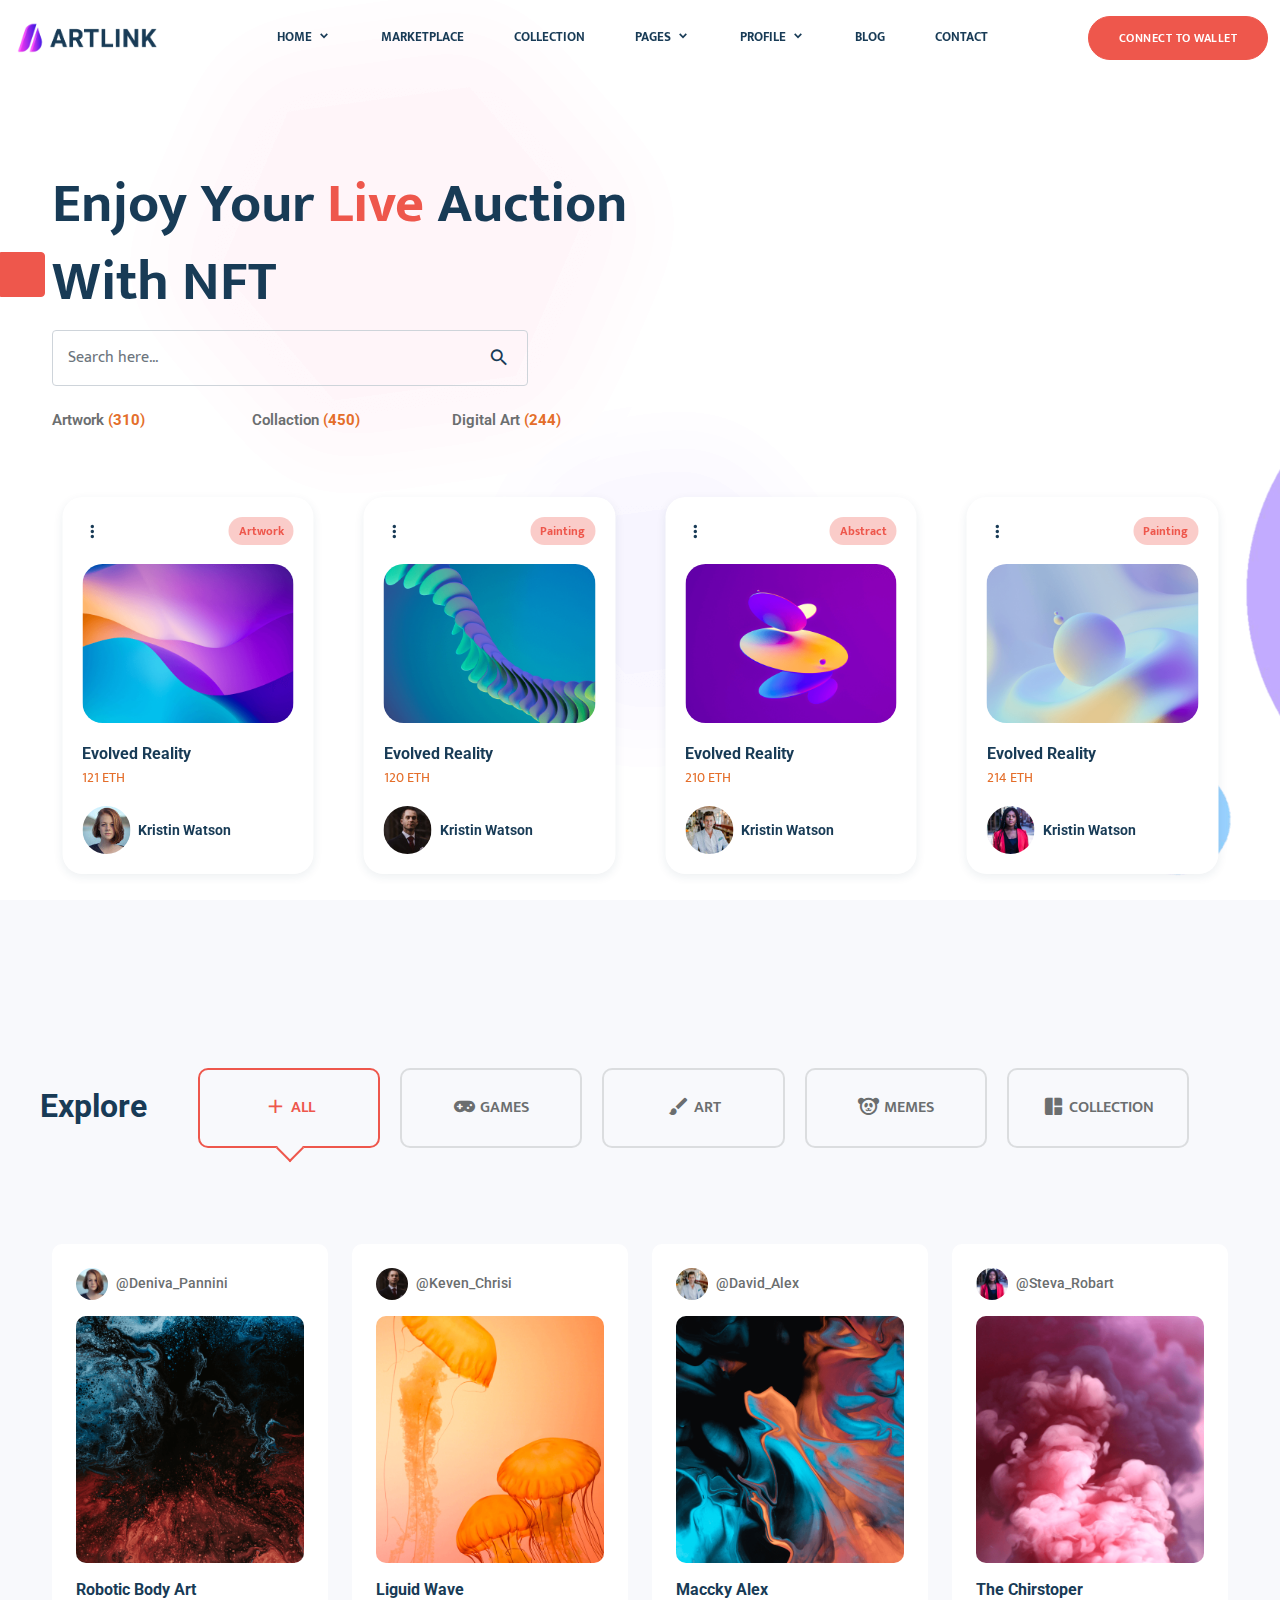
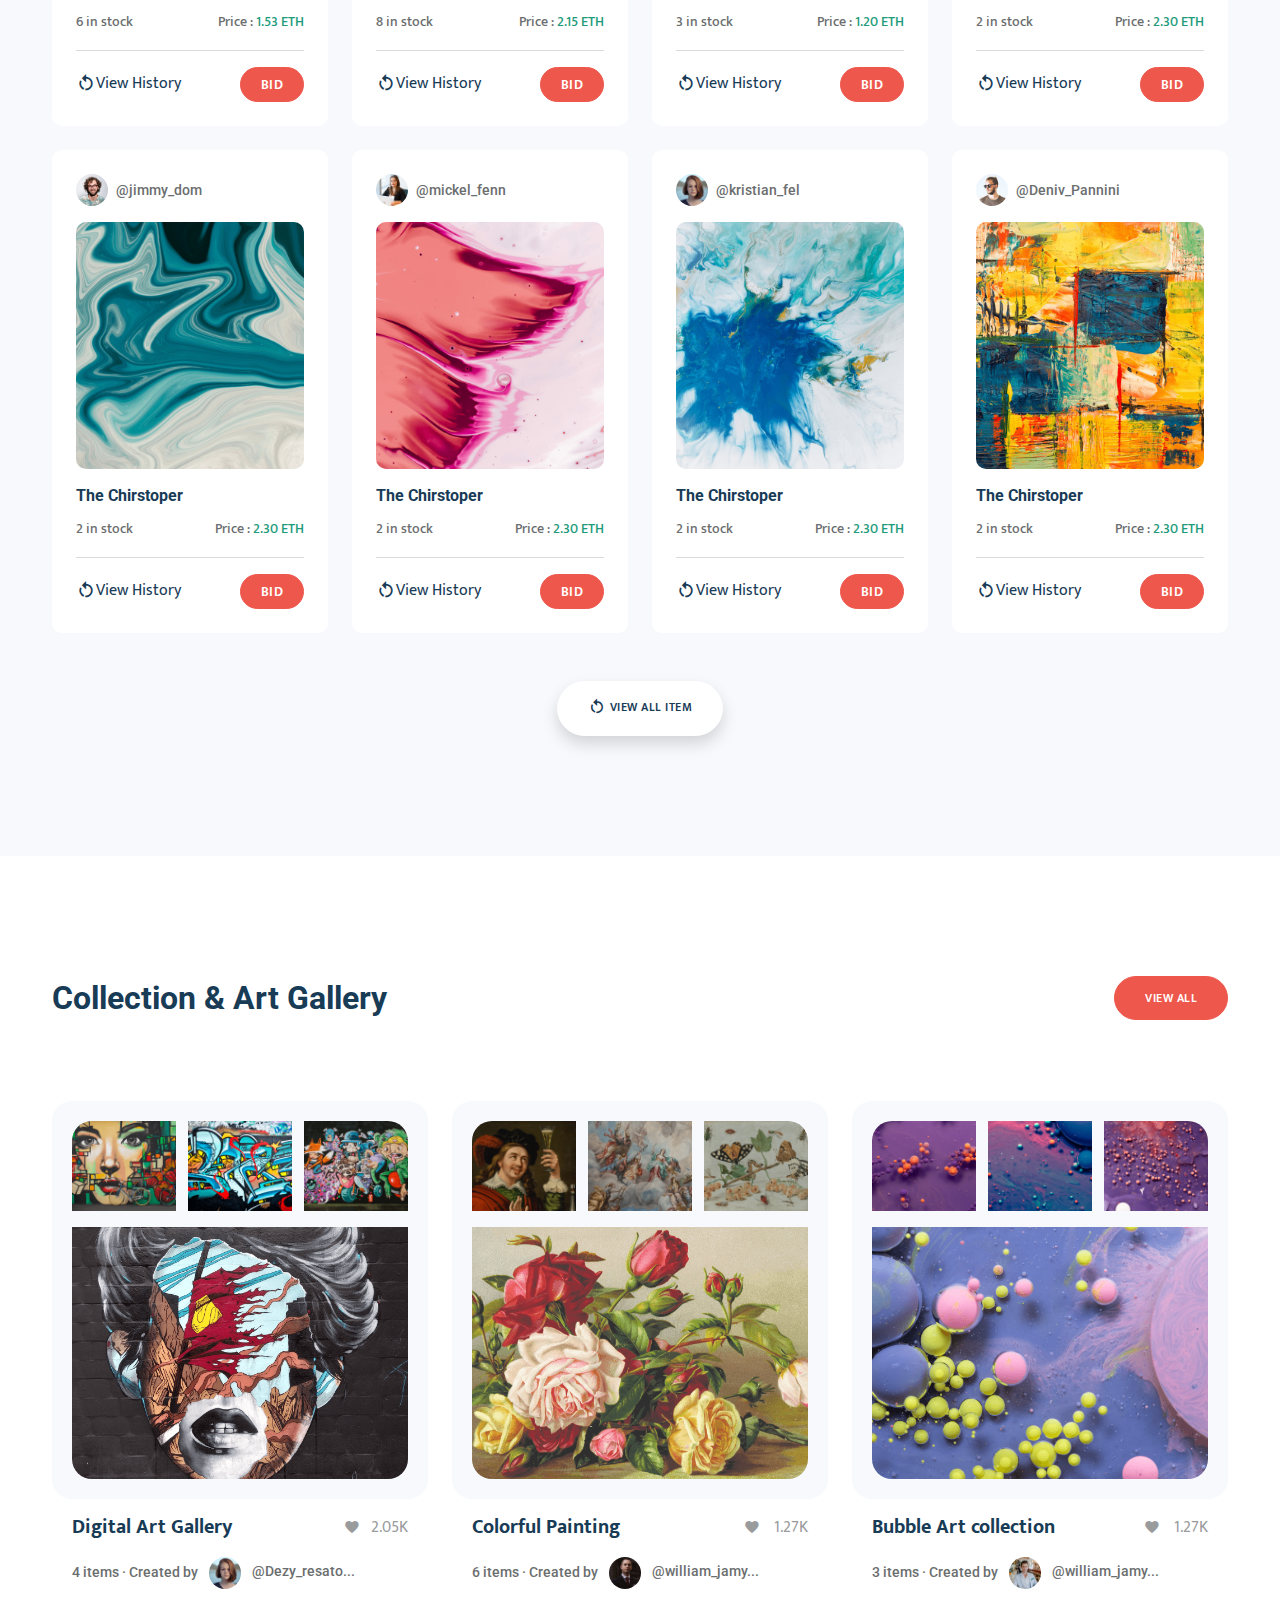
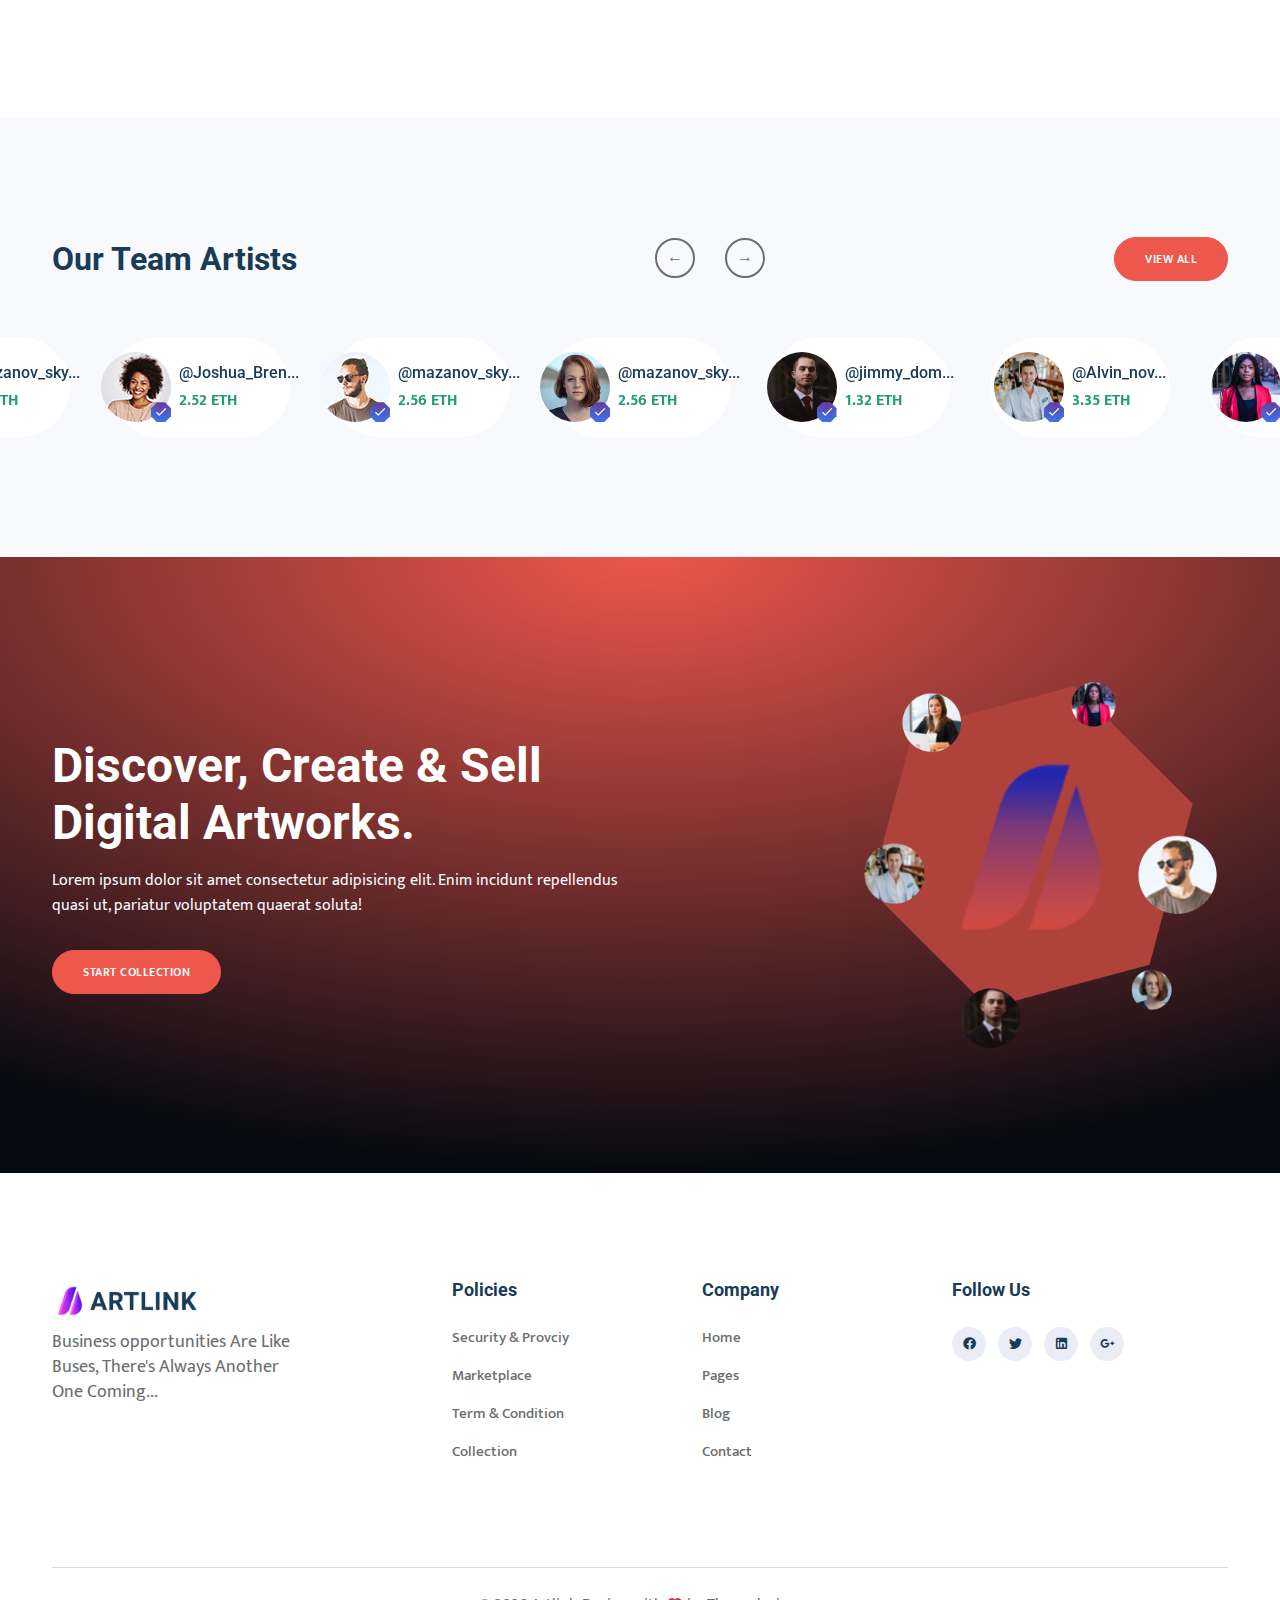
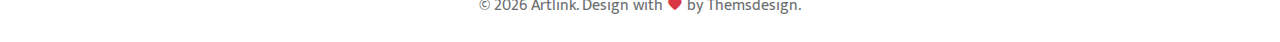
<file: index-2.html>
<!DOCTYPE html>
<html lang="en">

<head>
    <meta charset="utf-8" />
    <title>Styza NFT Marketplace Template</title>
    <meta name="viewport" content="width=device-width, initial-scale=1.0">
    <meta name="description" content=" " />
    <meta name="keywords" content="" />
    <meta content="Pichforest" name="author" />

    <link rel="shortcut icon" href="images/favicon.ico">

    <!-- Bootstrap css -->
    <link rel="stylesheet" href="css/bootstrap.min.css" type="text/css" id="bootstrap-style" />

    <!-- Material Icon Css -->
    <link rel="stylesheet" href="css/materialdesignicons.min.css" type="text/css" />

    <!-- Unicon Css -->
    <link rel="stylesheet" href="https://unicons.iconscout.com/release/v4.0.0/css/line.css" />

    <!-- Swiper Css -->
    <link rel="stylesheet" href="css/tiny-slider.css" type="text/css" />

    <!-- Custom Css -->
    <link rel="stylesheet" href="css/style.min.css" type="text/css" />

</head>

<body data-bs-spy="scroll" data-bs-target="#navbar" data-bs-offset="71">

    <!-- light-dark mode button -->
    <a href="javascript: void(0);" id="mode" class="mode-btn text-white rounded-end">
        <i class="uil uil-brightness mode-dark mx-auto"></i>
        <i class="uil uil-moon bx-spin mode-light"></i>
    </a>

      <!--Navbar Start-->
      <nav class="navbar navbar-expand-lg fixed-top sticky" id="navbar">
        <div class="container-fluid custom-container">
            <a class="navbar-brand logo f-30 text-dark fw-bold" href="index.html">
                <img src="images/logo-dark.png" class="logo-dark" alt="" height="40">
                <img src="images/logo-light.png" class="logo-light" alt="" height="40">
            </a>
            <div>
                <button class="navbar-toggler me-3" type="button" data-bs-toggle="collapse"
                    data-bs-target="#navbarCollapse" aria-controls="navbarCollapse" aria-label="Toggle navigation">
                    <i class="mdi mdi-menu"></i>
                </button>
            </div>
            <div class="collapse navbar-collapse" id="navbarCollapse">
                <ul class="navbar-nav mx-auto navbar-center">
                    <li class="nav-item dropdown dropdown-hover">
                        <a class="nav-link dropdown-toggle" href="index.html" id="homedrop" role="button"
                            data-bs-toggle="dropdown">
                            Home
                        </a>
                        <ul class="dropdown-menu dropdown-menu-center" aria-labelledby="homedrop">
                            <li><a class="dropdown-item" href="index.html"><i
                                        class="mdi mdi-home-outline f-20 me-2 align-middle"></i>Home Page 1</a></li>
                            <li><a class="dropdown-item" href="index-3.html"><i
                                        class="mdi mdi-home-modern f-20 me-2 align-middle"></i>Home Page 2</a></li>
                            <li><a class="dropdown-item" href="index-4.html"><i
                                        class="mdi mdi-home-variant f-20 me-2 align-middle"></i>Home Page 3</a></li>
                        </ul>
                    </li>

                    <li class="nav-item">
                        <a href="index-2.html" class="nav-link">Marketplace</a>
                    </li>

                    <li class="nav-item">
                        <a href="collection.html" class="nav-link">Collection</a>
                    </li>
                    <!--end dropdown-->

                    <li class="nav-item dropdown dropdown-hover">
                        <a class="nav-link dropdown-toggle" href="javascript:void(0)" id="pagedropdown" role="button"
                            data-bs-toggle="dropdown">
                            Pages
                        </a>

                        <div class="dropdown-menu dropmenu-width dropdown-menu-center">
                            <div class="row">
                                <ul class="col-lg-6 list-unstyled">
                                    <li><a class="dropdown-item" href="activity.html"><i
                                                class="mdi mdi-chart-line f-20 me-2 align-middle"></i>Activity</a></li>

                                    <li><a class="dropdown-item" href="item-details.html"><i
                                                class="mdi mdi-image-filter-frames f-20 me-2 align-middle"></i>Item
                                            Details</a></li>
                                    <li><a class="dropdown-item" href="post-detail.html"><i
                                                class="mdi mdi-image-filter-center-focus-weak f-20 me-2 align-middle"></i>Post
                                            Details</a></li>
                                    <li><a class="dropdown-item" href="newsletter.html"><i
                                                class="mdi mdi-email-open-outline f-20 me-2 align-middle"></i>Newsletter</a>
                                    </li>
                                    <li><a class="dropdown-item" href="creatore.html"><i
                                                class="mdi mdi-comment-account-outline f-20 me-2 align-middle"></i>Creatore</a>
                                    </li>
                                    <li><a class="dropdown-item" href="login.html"><i
                                                class="mdi mdi-account-outline f-20 me-2 align-middle"></i>Login</a></li>

                                    <li><a class="dropdown-item" href="register.html"><i
                                                class="mdi mdi-account-box-outline f-20 me-2 align-middle"></i>Register</a></li>

                                    <li><a class="dropdown-item" href="privacy.html"><i
                                                class="mdi mdi-lock-open-outline f-20 me-2 align-middle"></i>Privacy</a></li>

                                </ul>

                                <ul class="col-lg-6 list-unstyled">
                                    <li><a class="dropdown-item" href="wallet.html"><i
                                                class="mdi mdi-wallet-travel f-20 me-2 align-middle"></i>Connect Wallet</a>
                                    </li>

                                    <li><a class="dropdown-item" href="faq.html"><i
                                                class="mdi mdi-comment-question-outline f-20 me-2 align-middle"></i>Faq</a>
                                    </li>
                                    <li><a class="dropdown-item" href="submit-request.html"><i
                                                class="mdi mdi-check-circle-outline f-20 me-2 align-middle"></i>submit
                                            Reqeust</a></li>

                                    <li><a class="dropdown-item" href="chat.html"><i
                                                class="mdi mdi-message-text-outline f-20 me-2 align-middle"></i>Chat</a>
                                    </li>

                                    <li><a class="dropdown-item" href="artical.html"><i
                                                class="mdi mdi-comment-account-outline f-20 me-2 align-middle"></i>Artical</a>
                                    </li>

                                    <li><a class="dropdown-item" href="ranking.html"><i
                                                class="mdi mdi-numeric-1-box-outline f-20 me-2 align-middle"></i>Ranking</a></li>

                                    <li><a class="dropdown-item" href="404.html"><i
                                                class="mdi mdi-alert-outline f-20 me-2 align-middle"></i>404</a></li>

                                </ul>
                            </div>
                        </div>

                    </li>
                    <!--end dropdown-->


                    <li class="nav-item dropdown dropdown-hover">
                        <a class="nav-link dropdown-toggle" href="index.html" id="homedrop" role="button"
                            data-bs-toggle="dropdown">
                            Profile
                        </a>
                        <ul class="dropdown-menu dropdown-menu-center" aria-labelledby="homedrop">
                            <li><a class="dropdown-item" href="profile.html"><i
                                        class="mdi mdi-account-box-outline f-20 me-2 align-middle"></i>Profile</a></li>
                            <li><a class="dropdown-item" href="edit-profile.html"><i
                                        class="mdi mdi-account-edit f-20 me-2 align-middle"></i>Edit profile</a></li>
                        </ul>
                    </li>



                    <li class="nav-item">
                        <a href="blog.html" class="nav-link">Blog</a>
                    </li>
                    <!--end dropdown-->

                    <li class="nav-item">
                        <a href="contact.html" class="nav-link">Contact</a>
                    </li>
                    <!--end dropdown-->
                </ul>
                <!--end navbar-nav-->
                <a href="wallet.html" class="btn btn-primary">Connect to Wallet</a>

            </div>

        </div>
        <!--end container-->
    </nav>
    <!-- Navbar End -->




    <!-- start home -->
    <section class="home-2 overflow-hidden"
        style="background-image: url(./images/bg-2.png); background-repeat: no-repeat;" id="home">
        <div class="container">
            <div class="row">
                <div class="col-lg-6">
                    <div class="home-content-2 home-heading text-start">
                        <h1 class="fw-bold"> Enjoy Your <span class="text-primary"> Live </span> Auction With NFT</h1>
                        <form class="search-form">
                            <div class="mb-3 row">
                                <div class="col-sm-10">
                                    <input type="text" class="form-control position-relative" id="inputPassword"
                                        placeholder="Search here...">
                                    <div class="search-icon">
                                        <i class="mdi mdi-magnify f-22"></i>
                                    </div>
                                </div>
                            </div>
                        </form>
                        <div class="count-detail">
                            <div class="row mt-4">
                                <div class="col-lg-4 col-6">
                                    <div class="counter-box">
                                        <div class="d-flex align-items-center justify-content-start">
                                            <h6 class="me-1">Artwork </h6>
                                            <h6>(<span class="counter_value fw-bold" data-bs-target="310">0</span>)</h6>
                                        </div>
                                    </div>
                                </div>
                                <div class="col-lg-4 col-6">
                                    <div class="counter-box">
                                        <div class="d-flex align-items-center justify-content-start">
                                            <h6 class="me-1">Collaction </h6>
                                            <h6>(<span class="counter_value fw-bold" data-bs-target="450">0</span>)</h6>
                                        </div>
                                    </div>
                                </div>
                                <div class="col-lg-4 col-6">
                                    <div class="counter-box">
                                        <div class="d-flex align-items-center justify-content-start">
                                            <h6 class="me-1">Digital Art </h6>
                                            <h6>(<span class="counter_value fw-bold" data-bs-target="244">0</span>)</h6>
                                        </div>
                                    </div>
                                </div>
                            </div>
                        </div>
                    </div>
                </div>
            </div>

            <div class="row">
                <div class="col-lg-12">
                    <div class="clientslider-2 mt-5 position-relative" id="clientslider-2">
                        <div class="item">
                            <div class="card">
                                <div class="header d-flex">
                                    <div class="dropdown menu">
                                        <i class="mdi mdi-dots-vertical f-20" id="dropdownMenuButton1"
                                            data-bs-toggle="dropdown"></i>

                                        <ul class="dropdown-menu" aria-labelledby="dropdownMenuButton1">
                                            <li><a class="dropdown-item" href="#">Action</a></li>
                                            <li><a class="dropdown-item" href="#">Another action</a></li>
                                            <li><a class="dropdown-item" href="#">Something else here</a></li>
                                        </ul>
                                    </div>
                                    <div class="ms-auto">
                                        <div class="badge rounded-pill">Artwork</div>
                                    </div>
                                </div>
                                <div class="card-image mt-3">
                                    <img src="images/slider-blog/1.png" alt="" class="img-fluid">
                                </div>
                                <div class="card-body">
                                    <h6 class="fw-bold mb-0">Evolved Reality</h6>
                                    <p class="f-14 text-orange">121 ETH</p>

                                    <div class="profile-content align-items-center d-flex justify-content-start">
                                        <div class="avatar-sm">
                                            <img src="images/slider/user/img-1.jpg" alt="" class="img-fluid avatar-sm">
                                        </div>
                                        <div class="profile-name">
                                            <h6 class="fw-bold mb-0 ms-2 f-14">Kristin Watson</h6>
                                        </div>
                                    </div>
                                </div>
                            </div>
                        </div>
                        <!-- slider item -->

                        <div class="item ">
                            <div class="card">
                                <div class="header d-flex">
                                    <div class="dropdown menu">
                                        <i class="mdi mdi-dots-vertical f-20" id="dropdownMenuButton01"
                                            data-bs-toggle="dropdown"></i>

                                        <ul class="dropdown-menu" aria-labelledby="dropdownMenuButton01">
                                            <li><a class="dropdown-item" href="#">Action</a></li>
                                            <li><a class="dropdown-item" href="#">Another action</a></li>
                                            <li><a class="dropdown-item" href="#">Something else here</a></li>
                                        </ul>
                                    </div>
                                    <div class="ms-auto">
                                        <div class="badge rounded-pill">Painting</div>
                                    </div>
                                </div>
                                <div class="card-image mt-3">
                                    <img src="images/slider-blog/2.png" alt="" class="img-fluid">
                                </div>
                                <div class="card-body">
                                    <h6 class="fw-bold mb-0">Evolved Reality</h6>
                                    <p class="f-14 text-orange">120 ETH</p>

                                    <div class="profile-content align-items-center d-flex justify-content-start">
                                        <div class="avatar-sm">
                                            <img src="images/slider/user/img-2.jpg" alt="" class="img-fluid">
                                        </div>
                                        <div class="profile-name">
                                            <h6 class="fw-bold mb-0 ms-2 f-14">Kristin Watson</h6>
                                        </div>
                                    </div>
                                </div>
                            </div>
                        </div>
                        <!-- slider item -->

                        <div class="item ">
                            <div class="card">
                                <div class="header d-flex">
                                    <div class="dropdown menu">
                                        <i class="mdi mdi-dots-vertical f-20" id="dropdownMenuButton02"
                                            data-bs-toggle="dropdown"></i>

                                        <ul class="dropdown-menu" aria-labelledby="dropdownMenuButton02">
                                            <li><a class="dropdown-item" href="#">Action</a></li>
                                            <li><a class="dropdown-item" href="#">Another action</a></li>
                                            <li><a class="dropdown-item" href="#">Something else here</a></li>
                                        </ul>
                                    </div>
                                    <div class="ms-auto">
                                        <div class="badge rounded-pill">Abstract</div>
                                    </div>
                                </div>
                                <div class="card-image mt-3">
                                    <img src="images/slider-blog/3.png" alt="" class="img-fluid">
                                </div>
                                <div class="card-body">
                                    <h6 class="fw-bold mb-0">Evolved Reality</h6>
                                    <p class="f-14 text-orange">210 ETH</p>

                                    <div class="profile-content align-items-center d-flex justify-content-start">
                                        <div class="avatar-sm">
                                            <img src="images/slider/user/img-3.jpg" alt="" class="img-fluid">
                                        </div>
                                        <div class="profile-name">
                                            <h6 class="fw-bold mb-0 ms-2 f-14">Kristin Watson</h6>
                                        </div>
                                    </div>
                                </div>
                            </div>
                        </div>
                        <!-- slider item -->

                        <div class="item ">
                            <div class="card">
                                <div class="header d-flex">
                                    <div class="dropdown menu">
                                        <i class="mdi mdi-dots-vertical f-20" id="dropdownMenuButton"
                                            data-bs-toggle="dropdown"></i>
                                        <ul class="dropdown-menu" aria-labelledby="dropdownMenuButton">
                                            <li><a class="dropdown-item" href="#">Action</a></li>
                                            <li><a class="dropdown-item" href="#">Another action</a></li>
                                            <li><a class="dropdown-item" href="#">Something else here</a></li>
                                        </ul>
                                    </div>
                                    <div class="ms-auto">
                                        <div class="badge rounded-pill">Painting</div>
                                    </div>
                                </div>
                                <div class="card-image mt-3">
                                    <img src="images/slider-blog/4.png" alt="" class="img-fluid">
                                </div>
                                <div class="card-body">
                                    <h6 class="fw-bold mb-0">Evolved Reality</h6>
                                    <p class="f-14 text-orange">214 ETH</p>

                                    <div class="profile-content align-items-center d-flex justify-content-start">
                                        <div class="avatar-sm">
                                            <img src="images/slider/user/img-4.jpg" alt="" class="img-fluid">
                                        </div>
                                        <div class="profile-name">
                                            <h6 class="fw-bold mb-0 ms-2 f-14">Kristin Watson</h6>
                                        </div>
                                    </div>
                                </div>
                            </div>
                        </div>
                        <!-- slider item -->

                        <div class="item ">
                            <div class="card">
                                <div class="header d-flex">
                                    <div class="dropdown menu">
                                        <i class="mdi mdi-dots-vertical f-20" id="dropdownMenu"
                                            data-bs-toggle="dropdown"></i>

                                        <ul class="dropdown-menu" aria-labelledby="dropdownMenu">
                                            <li><a class="dropdown-item" href="#">Action</a></li>
                                            <li><a class="dropdown-item" href="#">Another action</a></li>
                                            <li><a class="dropdown-item" href="#">Something else here</a></li>
                                        </ul>
                                    </div>
                                    <div class="ms-auto">
                                        <div class="badge rounded-pill">Artwork</div>
                                    </div>
                                </div>
                                <div class="card-image mt-3">
                                    <img src="images/slider-blog/5.png" alt="" class="img-fluid">
                                </div>
                                <div class="card-body">
                                    <h6 class="fw-bold mb-0">Evolved Reality</h6>
                                    <p class="f-14 text-orange">136 ETH</p>

                                    <div class="profile-content align-items-center d-flex justify-content-start">
                                        <div class="avatar-sm">
                                            <img src="images/slider/user/img-5.jpg" alt="" class="img-fluid">
                                        </div>
                                        <div class="profile-name">
                                            <h6 class="fw-bold mb-0 ms-2 f-14">Kristin Watson</h6>
                                        </div>
                                    </div>
                                </div>
                            </div>
                        </div>
                        <!-- slider item -->

                        <div class="item ">
                            <div class="card">
                                <div class="header d-flex">
                                    <div class="dropdown menu">
                                        <i class="mdi mdi-dots-vertical f-20" id="dropdownMenuButton05"
                                            data-bs-toggle="dropdown"></i>

                                        <ul class="dropdown-menu" aria-labelledby="dropdownMenuButton05">
                                            <li><a class="dropdown-item" href="#">Action</a></li>
                                            <li><a class="dropdown-item" href="#">Another action</a></li>
                                            <li><a class="dropdown-item" href="#">Something else here</a></li>
                                        </ul>
                                    </div>
                                    <div class="ms-auto">
                                        <div class="badge rounded-pill">Abstract</div>
                                    </div>
                                </div>
                                <div class="card-image mt-3">
                                    <img src="images/slider-blog/6.png" alt="" class="img-fluid">
                                </div>
                                <div class="card-body">
                                    <h6 class="fw-bold mb-0">Evolved Reality</h6>
                                    <p class="f-14 text-orange">150 ETH</p>

                                    <div class="profile-content align-items-center d-flex justify-content-start">
                                        <div class="avatar-sm">
                                            <img src="images/slider/user/img-6.jpg" alt="" class="img-fluid">
                                        </div>
                                        <div class="profile-name">
                                            <h6 class="fw-bold mb-0 ms-2 f-14">Kristin Watson</h6>
                                        </div>
                                    </div>
                                </div>
                            </div>
                        </div>
                        <!-- slider item -->
                    </div>
                    <!-- End slider -->
                </div>
            </div>

        </div>
    </section>
    <!-- end home -->



    <!-- start explore -->
    <section class="explore section bg-light px-4" id="explore">
        <!-- start container -->
        <div class="container">
            <div class="row position-relative">
                <div class="col-lg-12 p-0">
                    <nav class="mt-5">
                        <div class="heading float-start mt-3">
                            <h2 class="fw-bold">Explore</h2>
                        </div>

                        <div class="nav nav-tabs align-items-center justify-content-center row" id="nav-tab"
                            role="tablist">
                            <button class="nav-link active text-uppercase col-md-2" id="nav-all-tab"
                                data-bs-toggle="tab" data-bs-target="#nav-all" type="button" role="tab"
                                aria-controls="nav-all" aria-selected="true"><span class="icon"><i
                                        class="mdi mdi-plus f-24 align-middle"></i> All
                                </span></button>

                            <button class="nav-link text-uppercase col-md-2" id="nav-games-tab" data-bs-toggle="tab"
                                data-bs-target="#nav-games" type="button" role="tab" aria-controls="nav-games"
                                aria-selected="true"><span class="icon"> <i
                                        class="mdi mdi-gamepad-variant f-24 align-middle"></i> Games
                                </span></button>

                            <button class="nav-link text-uppercase col-md-2" id="nav-art-tab" data-bs-toggle="tab"
                                data-bs-target="#nav-art" type="button" role="tab" aria-controls="nav-art"
                                aria-selected="true"><span class="icon"><i class="mdi mdi-brush f-24 align-middle"></i>
                                    Art
                                </span></button>

                            <button class="nav-link text-uppercase col-md-2" id="nav-memes-tab" data-bs-toggle="tab"
                                data-bs-target="#nav-memes" type="button" role="tab" aria-controls="nav-memes"
                                aria-selected="true"><span class="icon"><i class="mdi mdi-panda f-24 align-middle"></i>
                                    Memes
                                </span></button>

                            <button class="nav-link text-uppercase col-md-2" id="nav-Collection-tab"
                                data-bs-toggle="tab" data-bs-target="#nav-Collection" type="button" role="tab"
                                aria-controls="nav-Collection" aria-selected="true"><span class="icon"><i
                                        class="mdi mdi-collage f-24 align-middle"></i> Collection
                                </span></button>
                        </div>
                    </nav>
                </div>
                <div class="tab-content mt-5 pt-4" id="nav-tabContent">
                    <div class="tab-pane fade show active" id="nav-all" role="tabpanel" aria-labelledby="nav-all-tab">
                        <div class="row">
                            <div class="col-lg-3 mt-4">
                                <div class="tab-content p-4 border-0">
                                    <div class="header d-flex align-items-center justify-content-start">
                                        <div class="avatar-xs">
                                            <img src="images/slider/user/img-1.jpg" alt=""
                                                class="img-fluid rounded-circle">
                                        </div>
                                        <h6 class="mb-0 ms-2 fw-semibold text-muted f-14">@Deniva_Pannini</h6>
                                    </div>
                                    <div class="card-image mt-3">
                                        <img src="images/explore/img-1.png" alt="" class="img-fluid">
                                    </div>
                                    <div class="body-content mt-3">
                                        <h6 class="fw-bold">Robotic Body Art</h6>
                                        <div class="d-flex">
                                            <p class="text-muted">6 in stock</p>
                                            <p class="ms-auto text-muted">Price : <span class="text-success">1.53
                                                    ETH</span></p>
                                        </div>
                                        <hr>
                                        <div class="d-flex mt-3 align-items-center">
                                            <div class="history">
                                                <i class="mdi mdi-restart f-20 align-middle"></i>View History
                                            </div>
                                            <div class="bid-button ms-auto">
                                                <button class="btn btn-sm btn-primary rounded-pill">Bid</button>
                                            </div>
                                        </div>
                                    </div>
                                </div>
                            </div>
                            <div class="col-lg-3 mt-4">
                                <div class="tab-content p-4 border-0">
                                    <div class="header d-flex align-items-center justify-content-start">
                                        <div class="avatar-xs">
                                            <img src="images/slider/user/img-2.jpg" alt=""
                                                class="img-fluid rounded-circle">
                                        </div>
                                        <h6 class="mb-0 ms-2 fw-semibold text-muted f-14">@Keven_Chrisi</h6>
                                    </div>
                                    <div class="card-image mt-3">
                                        <img src="images/explore/img-2.png" alt="" class="img-fluid">
                                    </div>
                                    <div class="body-content mt-3">
                                        <h6 class="fw-bold">Liguid Wave</h6>
                                        <div class="d-flex">
                                            <p class="text-muted">8 in stock</p>
                                            <p class="ms-auto text-muted">Price : <span class="text-success">2.15
                                                    ETH</span></p>
                                        </div>
                                        <hr>
                                        <div class="d-flex mt-3 align-items-center">
                                            <div class="history">
                                                <i class="mdi mdi-restart f-20 align-middle"></i>View History
                                            </div>
                                            <div class="bid-button ms-auto">
                                                <button class="btn btn-sm btn-primary rounded-pill">Bid</button>
                                            </div>
                                        </div>
                                    </div>
                                </div>
                            </div>
                            <div class="col-lg-3 mt-4">
                                <div class="tab-content p-4 border-0">
                                    <div class="header d-flex align-items-center justify-content-start">
                                        <div class="avatar-xs">
                                            <img src="images/slider/user/img-3.jpg" alt=""
                                                class="img-fluid rounded-circle">
                                        </div>
                                        <h6 class="mb-0 ms-2 fw-semibold text-muted f-14">@David_Alex</h6>
                                    </div>
                                    <div class="card-image mt-3">
                                        <img src="images/explore/img-3.png" alt="" class="img-fluid">
                                    </div>
                                    <div class="body-content mt-3">
                                        <h6 class="fw-bold">Maccky Alex</h6>
                                        <div class="d-flex">
                                            <p class="text-muted">3 in stock</p>
                                            <p class="ms-auto text-muted">Price : <span class="text-success">1.20
                                                    ETH</span></p>
                                        </div>
                                        <hr>
                                        <div class="d-flex mt-3 align-items-center">
                                            <div class="history">
                                                <i class="mdi mdi-restart f-20 align-middle"></i>View History
                                            </div>
                                            <div class="bid-button ms-auto">
                                                <button class="btn btn-sm btn-primary rounded-pill">Bid</button>
                                            </div>
                                        </div>
                                    </div>
                                </div>
                            </div>
                            <div class="col-lg-3 mt-4">
                                <div class="tab-content p-4 border-0">
                                    <div class="header d-flex align-items-center justify-content-start">
                                        <div class="avatar-xs">
                                            <img src="images/slider/user/img-4.jpg" alt=""
                                                class="img-fluid rounded-circle">
                                        </div>
                                        <h6 class="mb-0 ms-2 fw-semibold text-muted f-14">@Steva_Robart</h6>
                                    </div>
                                    <div class="card-image mt-3">
                                        <img src="images/explore/img-4.png" alt="" class="img-fluid">
                                    </div>
                                    <div class="body-content mt-3">
                                        <h6 class="fw-bold">The Chirstoper</h6>
                                        <div class="d-flex">
                                            <p class="text-muted">2 in stock</p>
                                            <p class="ms-auto text-muted">Price : <span class="text-success">2.30
                                                    ETH</span></p>
                                        </div>
                                        <hr>
                                        <div class="d-flex mt-3 align-items-center">
                                            <div class="history">
                                                <i class="mdi mdi-restart f-20 align-middle"></i>View History
                                            </div>
                                            <div class="bid-button ms-auto">
                                                <button class="btn btn-sm btn-primary rounded-pill">Bid</button>
                                            </div>
                                        </div>
                                    </div>
                                </div>
                            </div>
                            <div class="col-lg-3 mt-4">
                                <div class="tab-content p-4 border-0">
                                    <div class="header d-flex align-items-center justify-content-start">
                                        <div class="avatar-xs">
                                            <img src="images/slider/user/img-5.jpg" alt=""
                                                class="img-fluid rounded-circle">
                                        </div>
                                        <h6 class="mb-0 ms-2 fw-semibold text-muted f-14">@jimmy_dom</h6>
                                    </div>
                                    <div class="card-image mt-3">
                                        <img src="images/explore/img-5.png" alt="" class="img-fluid">
                                    </div>
                                    <div class="body-content mt-3">
                                        <h6 class="fw-bold">The Chirstoper</h6>
                                        <div class="d-flex">
                                            <p class="text-muted">2 in stock</p>
                                            <p class="ms-auto text-muted">Price : <span class="text-success">2.30
                                                    ETH</span></p>
                                        </div>
                                        <hr>
                                        <div class="d-flex mt-3 align-items-center">
                                            <div class="history">
                                                <i class="mdi mdi-restart f-20 align-middle"></i>View History
                                            </div>
                                            <div class="bid-button ms-auto">
                                                <button class="btn btn-sm btn-primary rounded-pill">Bid</button>
                                            </div>
                                        </div>
                                    </div>
                                </div>
                            </div>
                            <div class="col-lg-3 mt-4">
                                <div class="tab-content p-4 border-0">
                                    <div class="header d-flex align-items-center justify-content-start">
                                        <div class="avatar-xs">
                                            <img src="images/slider/user/img-6.jpg" alt=""
                                                class="img-fluid rounded-circle">
                                        </div>
                                        <h6 class="mb-0 ms-2 fw-semibold text-muted f-14">@mickel_fenn</h6>
                                    </div>
                                    <div class="card-image mt-3">
                                        <img src="images/explore/img-6.png" alt="" class="img-fluid">
                                    </div>
                                    <div class="body-content mt-3">
                                        <h6 class="fw-bold">The Chirstoper</h6>
                                        <div class="d-flex">
                                            <p class="text-muted">2 in stock</p>
                                            <p class="ms-auto text-muted">Price : <span class="text-success">2.30
                                                    ETH</span></p>
                                        </div>
                                        <hr>
                                        <div class="d-flex mt-3 align-items-center">
                                            <div class="history">
                                                <i class="mdi mdi-restart f-20 align-middle"></i>View History
                                            </div>
                                            <div class="bid-button ms-auto">
                                                <button class="btn btn-sm btn-primary rounded-pill">Bid</button>
                                            </div>
                                        </div>
                                    </div>
                                </div>
                            </div>
                            <div class="col-lg-3 mt-4">
                                <div class="tab-content p-4 border-0">
                                    <div class="header d-flex align-items-center justify-content-start">
                                        <div class="avatar-xs">
                                            <img src="images/slider/user/img-1.jpg" alt=""
                                                class="img-fluid rounded-circle">
                                        </div>
                                        <h6 class="mb-0 ms-2 fw-semibold text-muted f-14">
                                            @kristian_fel</h6>
                                    </div>
                                    <div class="card-image mt-3">
                                        <img src="images/explore/img-7.png" alt="" class="img-fluid">
                                    </div>
                                    <div class="body-content mt-3">
                                        <h6 class="fw-bold">The Chirstoper</h6>
                                        <div class="d-flex">
                                            <p class="text-muted">2 in stock</p>
                                            <p class="ms-auto text-muted">Price : <span class="text-success">2.30
                                                    ETH</span></p>
                                        </div>
                                        <hr>
                                        <div class="d-flex mt-3 align-items-center">
                                            <div class="history">
                                                <i class="mdi mdi-restart f-20 align-middle"></i>View History
                                            </div>
                                            <div class="bid-button ms-auto">
                                                <button class="btn btn-sm btn-primary rounded-pill">Bid</button>
                                            </div>
                                        </div>
                                    </div>
                                </div>
                            </div>
                            <div class="col-lg-3 mt-4">
                                <div class="tab-content p-4 border-0">
                                    <div class="header d-flex align-items-center justify-content-start">
                                        <div class="avatar-xs">
                                            <img src="images/slider/user/img-8.jpg" alt=""
                                                class="img-fluid rounded-circle">
                                        </div>
                                        <h6 class="mb-0 ms-2 fw-semibold text-muted f-14">@Deniv_Pannini</h6>
                                    </div>
                                    <div class="card-image mt-3">
                                        <img src="images/explore/img-8.png" alt="" class="img-fluid">
                                    </div>
                                    <div class="body-content mt-3">
                                        <h6 class="fw-bold">The Chirstoper</h6>
                                        <div class="d-flex">
                                            <p class="text-muted">2 in stock</p>
                                            <p class="ms-auto text-muted">Price : <span class="text-success">2.30
                                                    ETH</span></p>
                                        </div>
                                        <hr>
                                        <div class="d-flex mt-3 align-items-center">
                                            <div class="history">
                                                <i class="mdi mdi-restart f-20 align-middle"></i>View History
                                            </div>
                                            <div class="bid-button ms-auto">
                                                <button class="btn btn-sm btn-primary rounded-pill">Bid</button>
                                            </div>
                                        </div>
                                    </div>
                                </div>
                            </div>

                            <div class="mt-5">
                                <div class="col-lg-12">
                                    <div class="text-center">
                                        <button class="btn btn-white text-dark shadow"><i
                                                class="mdi mdi-restart f-18 align-middle"></i> View All Item</button>
                                    </div>
                                </div>
                            </div>
                        </div>
                    </div>

                    <div class="tab-pane fade" id="nav-games" role="tabpanel" aria-labelledby="nav-games-tab">
                        <div class="row">
                            <div class="col-lg-3 mt-4">
                                <div class="tab-content p-4 border-0">
                                    <div class="header d-flex align-items-center justify-content-start">
                                        <div class="avatar-xs">
                                            <img src="images/slider/user/img-1.jpg" alt=""
                                                class="img-fluid rounded-circle">
                                        </div>
                                        <h6 class="mb-0 ms-3 fw-bold text-muted">@Deniva_Pannini</h6>
                                    </div>
                                    <div class="card-image mt-3">
                                        <img src="images/explore/img-1.png" alt="" class="img-fluid">
                                    </div>
                                    <div class="body-content mt-3">
                                        <h6 class="fw-bold">Robotic Body Art</h6>
                                        <div class="d-flex">
                                            <p class="text-muted">6 in stock</p>
                                            <p class="ms-auto text-muted">Price : <span class="text-success">1.53
                                                    ETH</span></p>
                                        </div>
                                        <hr>
                                        <div class="d-flex mt-3 align-items-center">
                                            <div class="history">
                                                <i class="mdi mdi-restart f-20 align-middle"></i>View History
                                            </div>
                                            <div class="bid-button ms-auto">
                                                <button class="btn btn-sm btn-primary rounded-pill">Bid</button>
                                            </div>
                                        </div>
                                    </div>
                                </div>
                            </div>
                            <div class="col-lg-3 mt-4 ">
                                <div class="tab-content p-4 border-0">
                                    <div class="header d-flex align-items-center justify-content-start">
                                        <div class="avatar-xs">
                                            <img src="images/slider/user/img-2.jpg" alt=""
                                                class="img-fluid rounded-circle">
                                        </div>
                                        <h6 class="mb-0 ms-3 fw-bold text-muted">@Keven_Chrisi</h6>
                                    </div>
                                    <div class="card-image mt-3">
                                        <img src="images/explore/img-4.png" alt="" class="img-fluid">
                                    </div>
                                    <div class="body-content mt-3">
                                        <h6 class="fw-bold">Liguid Wave</h6>
                                        <div class="d-flex">
                                            <p class="text-muted">8 in stock</p>
                                            <p class="ms-auto text-muted">Price : <span class="text-success">2.15
                                                    ETH</span></p>
                                        </div>
                                        <hr>
                                        <div class="d-flex mt-3 align-items-center">
                                            <div class="history">
                                                <i class="mdi mdi-restart f-20 align-middle"></i>View History
                                            </div>
                                            <div class="bid-button ms-auto">
                                                <button class="btn btn-sm btn-primary rounded-pill">Bid</button>
                                            </div>
                                        </div>
                                    </div>
                                </div>
                            </div>
                            <div class="col-lg-3 mt-4">
                                <div class="tab-content p-4 border-0">
                                    <div class="header d-flex align-items-center justify-content-start">
                                        <div class="avatar-xs">
                                            <img src="images/slider/user/img-5.jpg" alt=""
                                                class="img-fluid rounded-circle">
                                        </div>
                                        <h6 class="mb-0 ms-3 fw-bold text-muted">@David_Alex</h6>
                                    </div>
                                    <div class="card-image mt-3">
                                        <img src="images/explore/img-8.png" alt="" class="img-fluid">
                                    </div>
                                    <div class="body-content mt-3">
                                        <h6 class="fw-bold">Maccky Alex</h6>
                                        <div class="d-flex">
                                            <p class="text-muted">3 in stock</p>
                                            <p class="ms-auto text-muted">Price : <span class="text-success">1.20
                                                    ETH</span></p>
                                        </div>
                                        <hr>
                                        <div class="d-flex mt-3 align-items-center">
                                            <div class="history">
                                                <i class="mdi mdi-restart f-20 align-middle"></i>View History
                                            </div>
                                            <div class="bid-button ms-auto">
                                                <button class="btn btn-sm btn-primary rounded-pill">Bid</button>
                                            </div>
                                        </div>
                                    </div>
                                </div>
                            </div>
                            <div class="col-lg-3 mt-4">
                                <div class="tab-content p-4 border-0">
                                    <div class="header d-flex align-items-center justify-content-start">
                                        <div class="avatar-xs">
                                            <img src="images/slider/user/img-6.jpg" alt=""
                                                class="img-fluid rounded-circle">
                                        </div>
                                        <h6 class="mb-0 ms-3 fw-bold text-muted">@Deniv_Pannini</h6>
                                    </div>
                                    <div class="card-image mt-3">
                                        <img src="images/explore/img-1.png" alt="" class="img-fluid">
                                    </div>
                                    <div class="body-content mt-3">
                                        <h6 class="fw-bold">The Chirstoper</h6>
                                        <div class="d-flex">
                                            <p class="text-muted">2 in stock</p>
                                            <p class="ms-auto text-muted">Price : <span class="text-success">2.30
                                                    ETH</span></p>
                                        </div>
                                        <hr>
                                        <div class="d-flex mt-3 align-items-center">
                                            <div class="history">
                                                <i class="mdi mdi-restart f-20 align-middle"></i>View History
                                            </div>
                                            <div class="bid-button ms-auto">
                                                <button class="btn btn-sm btn-primary rounded-pill">Bid</button>
                                            </div>
                                        </div>
                                    </div>
                                </div>
                            </div>

                            <div class="mt-5">
                                <div class="col-lg-12">
                                    <div class="text-center">
                                        <button class="btn btn-white text-dark shadow"><i
                                                class="mdi mdi-restart f-18 align-middle"></i> View All Item</button>
                                    </div>
                                </div>
                            </div>
                        </div>
                    </div>

                    <div class="tab-pane fade" id="nav-art" role="tabpanel" aria-labelledby="nav-art-tab">
                        <div class="row">
                            <div class="col-lg-3 mt-4">
                                <div class="tab-content p-4 border-0">
                                    <div class="header d-flex align-items-center justify-content-start">
                                        <div class="avatar-xs">
                                            <img src="images/slider/user/img-1.jpg" alt=""
                                                class="img-fluid rounded-circle">
                                        </div>
                                        <h6 class="mb-0 ms-3 fw-bold text-muted">@Deniva_Pannini</h6>
                                    </div>
                                    <div class="card-image mt-3">
                                        <img src="images/explore/img-2.png" alt="" class="img-fluid">
                                    </div>
                                    <div class="body-content mt-3">
                                        <h6 class="fw-bold">Robotic Body Art</h6>
                                        <div class="d-flex">
                                            <p class="text-muted">6 in stock</p>
                                            <p class="ms-auto text-muted">Price : <span class="text-success">1.53
                                                    ETH</span></p>
                                        </div>
                                        <hr>
                                        <div class="d-flex mt-3 align-items-center">
                                            <div class="history">
                                                <i class="mdi mdi-restart f-20 align-middle"></i>View History
                                            </div>
                                            <div class="bid-button ms-auto">
                                                <button class="btn btn-sm btn-primary rounded-pill">Bid</button>
                                            </div>
                                        </div>
                                    </div>
                                </div>
                            </div>
                            <div class="col-lg-3 mt-4">
                                <div class="tab-content p-4 border-0">
                                    <div class="header d-flex align-items-center justify-content-start">
                                        <div class="avatar-xs">
                                            <img src="images/slider/user/img-2.jpg" alt=""
                                                class="img-fluid rounded-circle">
                                        </div>
                                        <h6 class="mb-0 ms-3 fw-bold text-muted">@Keven_Chrisi</h6>
                                    </div>
                                    <div class="card-image mt-3">
                                        <img src="images/explore/img-6.png" alt="" class="img-fluid">
                                    </div>
                                    <div class="body-content mt-3">
                                        <h6 class="fw-bold">Liguid Wave</h6>
                                        <div class="d-flex">
                                            <p class="text-muted">8 in stock</p>
                                            <p class="ms-auto text-muted">Price : <span class="text-success">2.15
                                                    ETH</span></p>
                                        </div>
                                        <hr>
                                        <div class="d-flex mt-3 align-items-center">
                                            <div class="history">
                                                <i class="mdi mdi-restart f-20 align-middle"></i>View History
                                            </div>
                                            <div class="bid-button ms-auto">
                                                <button class="btn btn-sm btn-primary rounded-pill">Bid</button>
                                            </div>
                                        </div>
                                    </div>
                                </div>
                            </div>
                            <div class="col-lg-3 mt-4">
                                <div class="tab-content p-4 border-0">
                                    <div class="header d-flex align-items-center justify-content-start">
                                        <div class="avatar-xs">
                                            <img src="images/slider/user/img-8.jpg" alt=""
                                                class="img-fluid rounded-circle">
                                        </div>
                                        <h6 class="mb-0 ms-3 fw-bold text-muted">@David_Alex</h6>
                                    </div>
                                    <div class="card-image mt-3">
                                        <img src="images/explore/img-7.png" alt="" class="img-fluid">
                                    </div>
                                    <div class="body-content mt-3">
                                        <h6 class="fw-bold">Maccky Alex</h6>
                                        <div class="d-flex">
                                            <p class="text-muted">3 in stock</p>
                                            <p class="ms-auto text-muted">Price : <span class="text-success">1.20
                                                    ETH</span></p>
                                        </div>
                                        <hr>
                                        <div class="d-flex mt-3 align-items-center">
                                            <div class="history">
                                                <i class="mdi mdi-restart f-20 align-middle"></i>View History
                                            </div>
                                            <div class="bid-button ms-auto">
                                                <button class="btn btn-sm btn-primary rounded-pill">Bid</button>
                                            </div>
                                        </div>
                                    </div>
                                </div>
                            </div>

                            <div class="mt-5">
                                <div class="col-lg-12">
                                    <div class="text-center">
                                        <button class="btn btn-white text-dark shadow"><i
                                                class="mdi mdi-restart f-18 align-middle"></i> View All Item</button>
                                    </div>
                                </div>
                            </div>
                        </div>
                    </div>

                    <div class="tab-pane fade" id="nav-memes" role="tabpanel" aria-labelledby="nav-memes-tab">
                        <div class="row">
                            <div class="col-lg-3 mt-4">
                                <div class="tab-content p-4 border-0">
                                    <div class="header d-flex align-items-center justify-content-start">
                                        <div class="avatar-xs">
                                            <img src="images/slider/user/img-1.jpg" alt=""
                                                class="img-fluid rounded-circle">
                                        </div>
                                        <h6 class="mb-0 ms-3 fw-bold text-muted">@Deniva_Pannini</h6>
                                    </div>
                                    <div class="card-image mt-3">
                                        <img src="images/explore/img-1.png" alt="" class="img-fluid">
                                    </div>
                                    <div class="body-content mt-3">
                                        <h6 class="fw-bold">Robotic Body Art</h6>
                                        <div class="d-flex">
                                            <p class="text-muted">6 in stock</p>
                                            <p class="ms-auto text-muted">Price : <span class="text-success">1.53
                                                    ETH</span></p>
                                        </div>
                                        <hr>
                                        <div class="d-flex mt-3 align-items-center">
                                            <div class="history">
                                                <i class="mdi mdi-restart f-20 align-middle"></i>View History
                                            </div>
                                            <div class="bid-button ms-auto">
                                                <button class="btn btn-sm btn-primary rounded-pill">Bid</button>
                                            </div>
                                        </div>
                                    </div>
                                </div>
                            </div>
                            <div class="col-lg-3 mt-4">
                                <div class="tab-content p-4 border-0">
                                    <div class="header d-flex align-items-center justify-content-start">
                                        <div class="avatar-xs">
                                            <img src="images/slider/user/img-2.jpg" alt=""
                                                class="img-fluid rounded-circle">
                                        </div>
                                        <h6 class="mb-0 ms-3 fw-bold text-muted">@Keven_Chrisi</h6>
                                    </div>
                                    <div class="card-image mt-3">
                                        <img src="images/explore/img-4.png" alt="" class="img-fluid">
                                    </div>
                                    <div class="body-content mt-3">
                                        <h6 class="fw-bold">Liguid Wave</h6>
                                        <div class="d-flex">
                                            <p class="text-muted">8 in stock</p>
                                            <p class="ms-auto text-muted">Price : <span class="text-success">2.15
                                                    ETH</span></p>
                                        </div>
                                        <hr>
                                        <div class="d-flex mt-3 align-items-center">
                                            <div class="history">
                                                <i class="mdi mdi-restart f-20 align-middle"></i>View History
                                            </div>
                                            <div class="bid-button ms-auto">
                                                <button class="btn btn-sm btn-primary rounded-pill">Bid</button>
                                            </div>
                                        </div>
                                    </div>
                                </div>
                            </div>
                            <div class="col-lg-3 mt-4">
                                <div class="tab-content p-4 border-0">
                                    <div class="header d-flex align-items-center justify-content-start">
                                        <div class="avatar-xs">
                                            <img src="images/slider/user/img-3.jpg" alt=""
                                                class="img-fluid rounded-circle">
                                        </div>
                                        <h6 class="mb-0 ms-3 fw-bold text-muted">@David_Alex</h6>
                                    </div>
                                    <div class="card-image mt-3">
                                        <img src="images/explore/img-7.png" alt="" class="img-fluid">
                                    </div>
                                    <div class="body-content mt-3">
                                        <h6 class="fw-bold">Maccky Alex</h6>
                                        <div class="d-flex">
                                            <p class="text-muted">3 in stock</p>
                                            <p class="ms-auto text-muted">Price : <span class="text-success">1.20
                                                    ETH</span></p>
                                        </div>
                                        <hr>
                                        <div class="d-flex mt-3 align-items-center">
                                            <div class="history">
                                                <i class="mdi mdi-restart f-20 align-middle"></i>View History
                                            </div>
                                            <div class="bid-button ms-auto">
                                                <button class="btn btn-sm btn-primary rounded-pill">Bid</button>
                                            </div>
                                        </div>
                                    </div>
                                </div>
                            </div>

                            <div class="mt-5">
                                <div class="col-lg-12">
                                    <div class="text-center">
                                        <button class="btn btn-white text-dark shadow"><i
                                                class="mdi mdi-restart f-18 align-middle"></i> View All Item</button>
                                    </div>
                                </div>
                            </div>
                        </div>
                    </div>

                    <div class="tab-pane fade" id="nav-Collection" role="tabpanel" aria-labelledby="nav-Collection-tab">
                        <div class="row">
                            <div class="col-lg-3 mt-4">
                                <div class="tab-content p-4 border-0">
                                    <div class="header d-flex align-items-center justify-content-start">
                                        <div class="avatar-xs">
                                            <img src="images/slider/user/img-1.jpg" alt=""
                                                class="img-fluid rounded-circle">
                                        </div>
                                        <h6 class="mb-0 ms-3 fw-bold text-muted">@Deniva_Pannini</h6>
                                    </div>
                                    <div class="card-image mt-3">
                                        <img src="images/explore/img-5.png" alt="" class="img-fluid">
                                    </div>
                                    <div class="body-content mt-3">
                                        <h6 class="fw-bold">Robotic Body Art</h6>
                                        <div class="d-flex">
                                            <p class="text-muted">6 in stock</p>
                                            <p class="ms-auto text-muted">Price : <span class="text-success">1.53
                                                    ETH</span></p>
                                        </div>
                                        <hr>
                                        <div class="d-flex mt-3 align-items-center">
                                            <div class="history">
                                                <i class="mdi mdi-restart f-20 align-middle"></i>View History
                                            </div>
                                            <div class="bid-button ms-auto">
                                                <button class="btn btn-sm btn-primary rounded-pill">Bid</button>
                                            </div>
                                        </div>
                                    </div>
                                </div>
                            </div>

                            <div class="col-lg-3 mt-4">
                                <div class="tab-content p-4 border-0">
                                    <div class="header d-flex align-items-center justify-content-start">
                                        <div class="avatar-xs">
                                            <img src="images/slider/user/img-8.jpg" alt=""
                                                class="img-fluid rounded-circle">
                                        </div>
                                        <h6 class="mb-0 ms-3 fw-bold text-muted">@David_Alex</h6>
                                    </div>
                                    <div class="card-image mt-3">
                                        <img src="images/explore/img-3.png" alt="" class="img-fluid">
                                    </div>
                                    <div class="body-content mt-3">
                                        <h6 class="fw-bold">Maccky Alex</h6>
                                        <div class="d-flex">
                                            <p class="text-muted">3 in stock</p>
                                            <p class="ms-auto text-muted">Price : <span class="text-success">1.20
                                                    ETH</span></p>
                                        </div>
                                        <hr>
                                        <div class="d-flex mt-3 align-items-center">
                                            <div class="history">
                                                <i class="mdi mdi-restart f-20 align-middle"></i>View History
                                            </div>
                                            <div class="bid-button ms-auto">
                                                <button class="btn btn-sm btn-primary rounded-pill">Bid</button>
                                            </div>
                                        </div>
                                    </div>
                                </div>
                            </div>

                            <div class="mt-5">
                                <div class="col-lg-12">
                                    <div class="text-center">
                                        <button class="btn btn-white text-dark shadow"><i
                                                class="mdi mdi-restart f-18 align-middle"></i> View All Item</button>
                                    </div>
                                </div>
                            </div>
                        </div>
                    </div>

                </div>


            </div>
        </div>
        <!-- end container -->
    </section>
    <!-- end explore -->



    <!-- start blog -->
    <section class="blog-2 section" id="collection">
        <!-- start container -->
        <div class="container">
            <div class="row">
                <div class="col-lg-6">
                    <h2 class="fw-bold">Collection & Art Gallery</h2>
                </div>
                <div class="col-lg-6">
                    <div class="text-start text-lg-end">
                        <button class="btn btn-primary rounded-pill">View All</button>
                    </div>
                </div>
            </div>

            <div class="row mt-5">
                <div class="col-lg-4">
                    <div class="collection-items mt-4">
                        <div class="blog-box">
                            <div class="collection-image">
                                <div class="blog-image">
                                    <div class="top-image d-flex justify-content-between">
                                        <img src="images/blog-2/top1.png" alt="" class="img-fluid">
                                        <img src="images/blog-2/top2.png" alt="" class="img-fluid">
                                        <img src="images/blog-2/top3.png" alt="" class="img-fluid">
                                    </div>
                                    <div class="mt-3">
                                        <img src="images/blog-2/main-1.png" alt="" class="img-fluid w-100">
                                    </div>
                                </div>
                            </div>
                            <div class="collection-content mt-3">
                                <div class="d-flex align-items-center">
                                    <div class="collection-title">
                                        <a href="" class="fw-bold h5">Digital Art Gallery</a>
                                    </div>
                                    <div class="collection-like-icon ms-auto">
                                        <p class="fw-semibold mb-0"><a href=""><i class="mdi mdi-heart"></i></a> 2.05K
                                        </p>
                                    </div>
                                </div>
                                <div class="blog-profile mt-3">
                                    <h6 class="f-14 text-muted">4 items · Created by
                                        <a href="" class="text-muted">
                                            <img src="images/slider/user/img-1.jpg" alt=""
                                                class="img-fluid rounded-circle avatar-xs mx-2">
                                            <span>@Dezy_resato...</span>
                                        </a>
                                    </h6>
                                </div>
                            </div>
                        </div>

                    </div>
                </div>

                <div class="col-lg-4">
                    <div class="collection-items mt-4">
                        <div class="blog-box">
                            <div class="collection-image">
                                <div class="blog-image">
                                    <div class="top-image d-flex justify-content-between">
                                        <img src="images/blog-2/top4.png" alt="" class="img-fluid">
                                        <img src="images/blog-2/top5.png" alt="" class="img-fluid">
                                        <img src="images/blog-2/top6.png" alt="" class="img-fluid">
                                    </div>
                                    <div class="mt-3">
                                        <img src="images/blog-2/main-2.png" alt="" class="img-fluid w-100">
                                    </div>
                                </div>
                            </div>
                            <div class="collection-content mt-3">
                                <div class="d-flex align-items-center">
                                    <div class="collection-title">
                                        <a href="" class="fw-bold h5">Colorful Painting</a>
                                    </div>
                                    <div class="collection-like-icon ms-auto">
                                        <p class="fw-semibold mb-0"><a href=""><i class="mdi mdi-heart"></i></a> 1.27K
                                        </p>
                                    </div>
                                </div>
                                <div class="blog-profile mt-3">
                                    <h6 class="f-14 text-muted">6 items · Created by
                                        <a href="" class="text-muted">
                                            <img src="images/slider/user/img-2.jpg" alt=""
                                                class="img-fluid rounded-circle avatar-xs mx-2">
                                            <span>@william_jamy... </span>
                                        </a>
                                    </h6>
                                </div>
                            </div>
                        </div>

                    </div>
                </div>

                <div class="col-lg-4">
                    <div class="collection-items mt-4">
                        <div class="blog-box">
                            <div class="collection-image">
                                <div class="blog-image">
                                    <div class="top-image d-flex justify-content-between">
                                        <img src="images/blog-2/top7.png" alt="" class="img-fluid">
                                        <img src="images/blog-2/top8.png" alt="" class="img-fluid">
                                        <img src="images/blog-2/top9.png" alt="" class="img-fluid">
                                    </div>
                                    <div class="mt-3">
                                        <img src="images/blog-2/main-3.png" alt="" class="img-fluid w-100">
                                    </div>
                                </div>
                            </div>
                            <div class="collection-content mt-3">
                                <div class="d-flex align-items-center">
                                    <div class="collection-title">
                                        <a href="" class="fw-bold h5">Bubble Art collection</a>
                                    </div>
                                    <div class="collection-like-icon ms-auto">
                                        <p class="fw-semibold mb-0"><a href=""><i class="mdi mdi-heart"></i></a> 1.27K
                                        </p>
                                    </div>
                                </div>
                                <div class="blog-profile mt-3">
                                    <h6 class="f-14 text-muted">3 items · Created by
                                        <a href="" class="text-muted">
                                            <img src="images/slider/user/img-3.jpg" alt=""
                                                class="img-fluid rounded-circle avatar-xs mx-2">
                                            <span>@william_jamy... </span>
                                        </a>
                                    </h6>
                                </div>
                            </div>
                        </div>

                    </div>
                </div>
            </div>
        </div>
        <!-- end container -->
    </section>
    <!-- end blog -->


    <!-- start slider-blog -->
    <section class="section team bg-light" id="team">
        <!-- start container-fluid -->
        <div class="container-fluid p-0">
            <!-- start container -->
            <div class="container">
                <div class="row">
                    <div class="col-lg-6">
                        <h2 class="fw-bold">Our Team Artists</h2>
                    </div>
                    <div class="col-lg-6">
                        <div class="text-start text-lg-end">
                            <button class="btn btn-primary rounded-pill">View All</button>
                        </div>
                    </div>
                </div>
            </div>
            <!-- end container -->

            <div class="row">
                <div class="col-lg-12">
                    <div class="team-slider mt-5 position-relative" id="team-slider">
                        <div class="item">
                            <div class="card">
                                <div class="d-flex align-items-center">
                                    <div class="flex-shrink-0">
                                        <div class="avatar position-relative">
                                            <img src="images/slider/user/img-1.jpg" alt=""
                                                class="img-fluid rounded-circle ">

                                            <div class="profile-icon align-items-center">
                                                <i class="mdi mdi-check text-white f-14"></i>
                                            </div>
                                        </div>
                                    </div>
                                    <div class="flex-grow-1 ms-2">
                                        <h6 class="mb-1">@mazanov_sky...</h6>
                                        <p class="mb-0 text-success fw-bold">2.56 ETH</p>
                                    </div>
                                </div>

                            </div>
                        </div>
                        <!-- slider item -->

                        <div class="item">
                            <div class="card">
                                <div class="d-flex align-items-center">
                                    <div class="flex-shrink-0">
                                        <div class="avatar position-relative">
                                            <img src="images/slider/user/img-2.jpg" alt=""
                                                class="img-fluid rounded-circle ">

                                            <div class="profile-icon align-items-center">
                                                <i class="mdi mdi-check text-white f-14"></i>
                                            </div>
                                        </div>
                                    </div>
                                    <div class="flex-grow-1 ms-2">
                                        <h6 class="mb-1">@jimmy_dom...</h6>
                                        <p class="mb-0 text-success fw-bold">1.32 ETH</p>
                                    </div>
                                </div>

                            </div>
                        </div>
                        <!-- slider item -->

                        <div class="item">
                            <div class="card">
                                <div class="d-flex align-items-center">
                                    <div class="flex-shrink-0">
                                        <div class="avatar position-relative">
                                            <img src="images/slider/user/img-3.jpg" alt=""
                                                class="img-fluid rounded-circle ">

                                            <div class="profile-icon align-items-center">
                                                <i class="mdi mdi-check text-white f-14"></i>
                                            </div>
                                        </div>
                                    </div>
                                    <div class="flex-grow-1 ms-2">
                                        <h6 class="mb-1">
                                            @Alvin_nov...</h6>
                                        <p class="mb-0 text-success fw-bold">3.35 ETH</p>
                                    </div>
                                </div>

                            </div>
                        </div>
                        <!-- slider item -->

                        <div class="item">
                            <div class="card">
                                <div class="d-flex align-items-center">
                                    <div class="flex-shrink-0">
                                        <div class="avatar position-relative">
                                            <img src="images/slider/user/img-4.jpg" alt=""
                                                class="img-fluid rounded-circle ">

                                            <div class="profile-icon align-items-center">
                                                <i class="mdi mdi-check text-white f-14"></i>
                                            </div>
                                        </div>
                                    </div>
                                    <div class="flex-grow-1 ms-2">
                                        <h6 class="mb-1">
                                            @mucky_art...</h6>
                                        <p class="mb-0 text-success fw-bold">0.85 ETH</p>
                                    </div>
                                </div>

                            </div>
                        </div>
                        <!-- slider item -->

                        <div class="item">
                            <div class="card">
                                <div class="d-flex align-items-center">
                                    <div class="flex-shrink-0">
                                        <div class="avatar position-relative">
                                            <img src="images/slider/user/img-5.jpg" alt=""
                                                class="img-fluid rounded-circle ">

                                            <div class="profile-icon align-items-center">
                                                <i class="mdi mdi-check text-white f-14"></i>
                                            </div>
                                        </div>
                                    </div>
                                    <div class="flex-grow-1 ms-2">
                                        <h6 class="mb-1">@william_jamy...</h6>
                                        <p class="mb-0 text-success fw-bold">2.84 ETH</p>
                                    </div>
                                </div>

                            </div>
                        </div>
                        <!-- slider item -->

                        <div class="item">
                            <div class="card">
                                <div class="d-flex align-items-center">
                                    <div class="flex-shrink-0">
                                        <div class="avatar position-relative">
                                            <img src="images/slider/user/img-6.jpg" alt=""
                                                class="img-fluid rounded-circle ">

                                            <div class="profile-icon align-items-center">
                                                <i class="mdi mdi-check text-white f-14"></i>
                                            </div>
                                        </div>
                                    </div>
                                    <div class="flex-grow-1 ms-2">
                                        <h6 class="mb-1">@mazanov_sky...</h6>
                                        <p class="mb-0 text-success fw-bold">4.20 ETH</p>
                                    </div>
                                </div>

                            </div>
                        </div>
                        <!-- slider item -->

                        <div class="item">
                            <div class="card">
                                <div class="d-flex align-items-center">
                                    <div class="flex-shrink-0">
                                        <div class="avatar position-relative">
                                            <img src="images/slider/user/img-7.jpg" alt=""
                                                class="img-fluid rounded-circle ">

                                            <div class="profile-icon align-items-center">
                                                <i class="mdi mdi-check text-white f-14"></i>
                                            </div>
                                        </div>
                                    </div>
                                    <div class="flex-grow-1 ms-2">
                                        <h6 class="mb-1">@Joshua_Bren...</h6>
                                        <p class="mb-0 text-success fw-bold">2.52 ETH</p>
                                    </div>
                                </div>

                            </div>
                        </div>
                        <!-- slider item -->

                        <div class="item">
                            <div class="card">
                                <div class="d-flex align-items-center">
                                    <div class="flex-shrink-0">
                                        <div class="avatar position-relative">
                                            <img src="images/slider/user/img-8.jpg" alt=""
                                                class="img-fluid rounded-circle ">

                                            <div class="profile-icon align-items-center">
                                                <i class="mdi mdi-check text-white f-14"></i>
                                            </div>
                                        </div>
                                    </div>
                                    <div class="flex-grow-1 ms-2">
                                        <h6 class="mb-1">@mazanov_sky...</h6>
                                        <p class="mb-0 text-success fw-bold">2.56 ETH</p>
                                    </div>
                                </div>
                            </div>
                        </div>
                        <!-- slider item -->
                    </div>
                    <!-- End slider -->
                </div>
            </div>
        </div>
        <!-- end container-fluid -->
    </section>
    <!-- end slider-blog -->



    <!-- start cta -->
    <section class="cta section ">
        <!-- start container -->
        <div class="container">
            <div class="row align-items-center justify-content-start">
                <div class="col-lg-6">
                    <h1 class="text-white display-5 fw-bold">
                        Discover, Create & Sell Digital Artworks.</h1>
                    <p class="text-light f-16 mt-3">Lorem ipsum dolor sit amet consectetur adipisicing elit. Enim
                        incidunt repellendus quasi ut, pariatur voluptatem quaerat soluta!</p>
                    <button class="btn btn-primary mt-3">Start Collection</button>
                </div>
                <div class="col-lg-4 offset-lg-2">
                    <img src="images/cta/img.png" alt="" class="img-fluid">
                </div>
            </div>
        </div>
        <!-- end container -->
    </section>
    <!-- end cta -->




     <!-- start footer -->
     <section class="footer">
        <div class="container">
            <div class="top-footer">
                <div class="row">
                    <div class="col-lg-4">
                        <div class="footer-info mt-4">
                            <!-- <img src="images/inner-image/logo-dark.png" alt="" height="22"> -->
                            <a class="logo f-30 text-dark fw-bold" href="index.html">
                                <img src="images/logo-dark.png" class="logo-dark" alt="" height="40">
                                <img src="images/logo-light.png" class="logo-light" alt="" height="40">
                            </a>
                            <p class="f-18 mt-2 text-muted">
                                Business opportunities Are Like <br>
                                Buses, There's Always Another <br>
                                One Coming...
                            </p>
                        </div>
                    </div>

                    <div class="col-lg-5">
                        <div class="row">

                            <div class="col-lg-6">
                                <div class="mt-4">
                                    <h5 class="f-18 fw-bold">Policies</h5>
                                    <ul class="list-unstyled footer-link mt-3">
                                        <li><a href="">Security & Provciy</a></li>
                                        <li><a href="">Marketplace</a></li>
                                        <li><a href="">Term & Condition</a></li>
                                        <li><a href="">Collection</a></li>
                                    </ul>
                                </div>
                            </div>

                            <div class="col-lg-6">
                                <div class="mt-4">
                                    <h5 class="f-18 fw-bold">Company</h5>
                                    <ul class="list-unstyled footer-link mt-3">
                                        <li><a href="index.html">Home</a></li>
                                        <li><a href="activity.html">Pages</a></li>
                                        <li><a href="blog.html">Blog</a></li>
                                        <li><a href="contact.html">Contact</a></li>
                                    </ul>
                                </div>
                            </div>
                        </div>
                    </div>

                    <div class="col-lg-3">
                        <div class="mt-4 pl-0 pl-lg-4">
                            <h5 class="f-18 fw-bold">Follow Us</h5>
                            <ul class="list-inline social-icons-list pt-3">
                                <li class="list-inline-item">
                                    <a href="#"><i class="mdi mdi-facebook"></i></a>
                                </li>
                                <li class="list-inline-item">
                                    <a href="#"><i class="mdi mdi-twitter"></i></a>
                                </li>
                                <li class="list-inline-item">
                                    <a href="#"><i class="mdi mdi-linkedin"></i></a>
                                </li>
                                <li class="list-inline-item">
                                    <a href="#"><i class="mdi mdi-google-plus"></i></a>
                                </li>
                            </ul>
                        </div>
                    </div>
                </div>
            </div>


            <hr>

            <div class="row">
                <div class="col-12">
                    <div class="text-center">
                        <p class="my-4 text-muted">©
                            <script>document.write(new Date().getFullYear())</script> Artlink. Design with <i
                                class="mdi mdi-heart text-danger"></i> by <a href="https://themesdesign.in/"
                                target="_blank" class="text-reset">Themsdesign</a>.
                        </p>
                    </div>
                </div>
            </div>
        </div>
    </section>
    <!-- end footer -->






    <!--Bootstrap Js-->
    <script src="js/bootstrap.bundle.min.js"></script>

    <!-- Swiper Js -->
    <script src="js/tiny-slider.js"></script>

    <!-- counter -->
    <script src="js/counter.init.js"></script>

    <!-- App Js -->
    <script src="js/app.js"></script>

    <script>

        //team-slider
        var slider = tns({
            container: '.team-slider',
            loop: true,
            autoplay: true,
            mouseDrag: true,
            controls: true,
            navPosition: "bottom",
            nav: false,
            autoplayTimeout: 4000,
            speed: 900,
            gutter: 40,
            center: true,
            animateIn: "fadeIn",
            animateOut: "fadeOut",
            controlsText: ['&#8592;', '&#8594;'],
            autoplayButtonOutput: false,
            responsive: {

                992: {
                    gutter: 40,
                    items: 6
                },

            }
        });
    </script>


    <script>
        var slider = tns({
            container: '.clientslider-2',
            loop: true,
            autoplay: true,
            mouseDrag: true,
            controls: false,
            navPosition: "bottom",
            nav: false,
            autoplayTimeout: 4000,
            speed: 900,
            gutter: 50,
            animateIn: "fadeIn",
            animateOut: "fadeOut",
            controlsText: ['&#8592;', '&#8594;'],
            autoplayButtonOutput: false,
            responsive: {

                992: {
                    gutter: 50,
                    items: 4
                },

            }
        });

    </script>

</body>

</html>
</file>
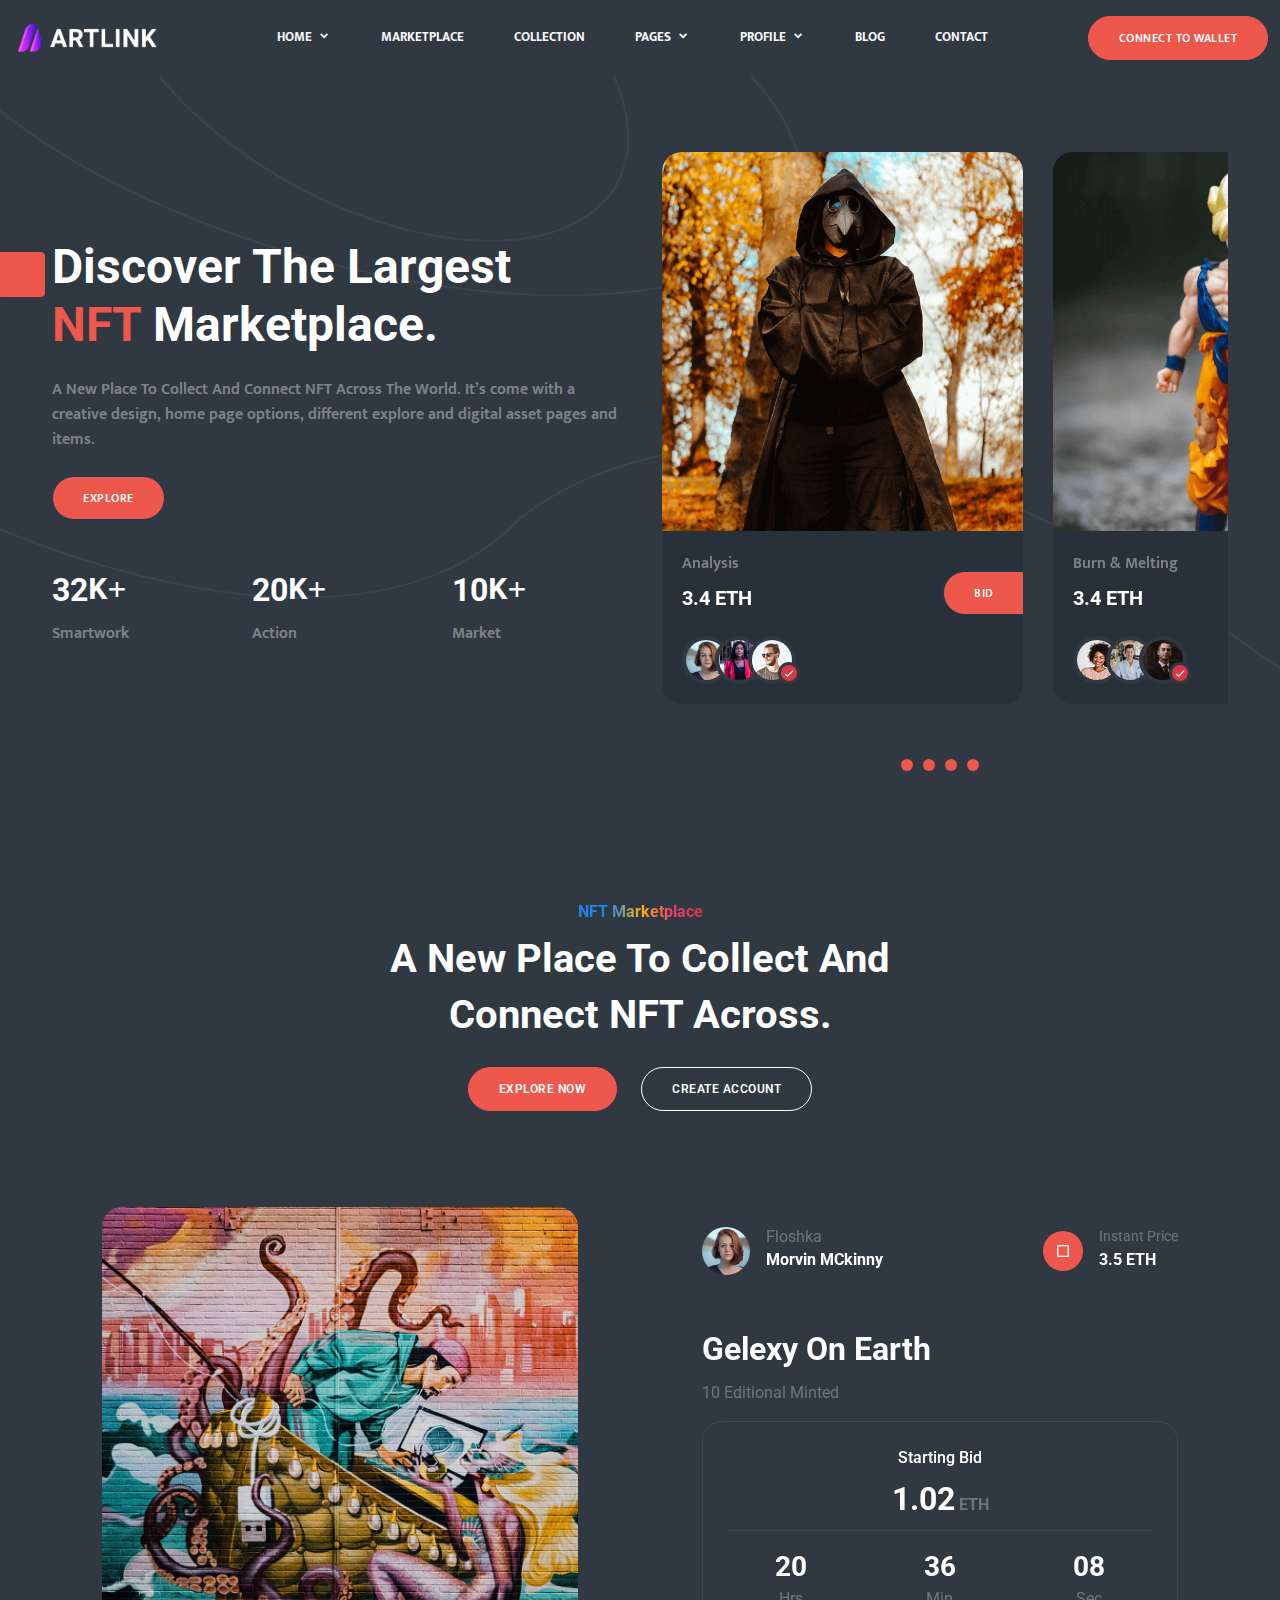
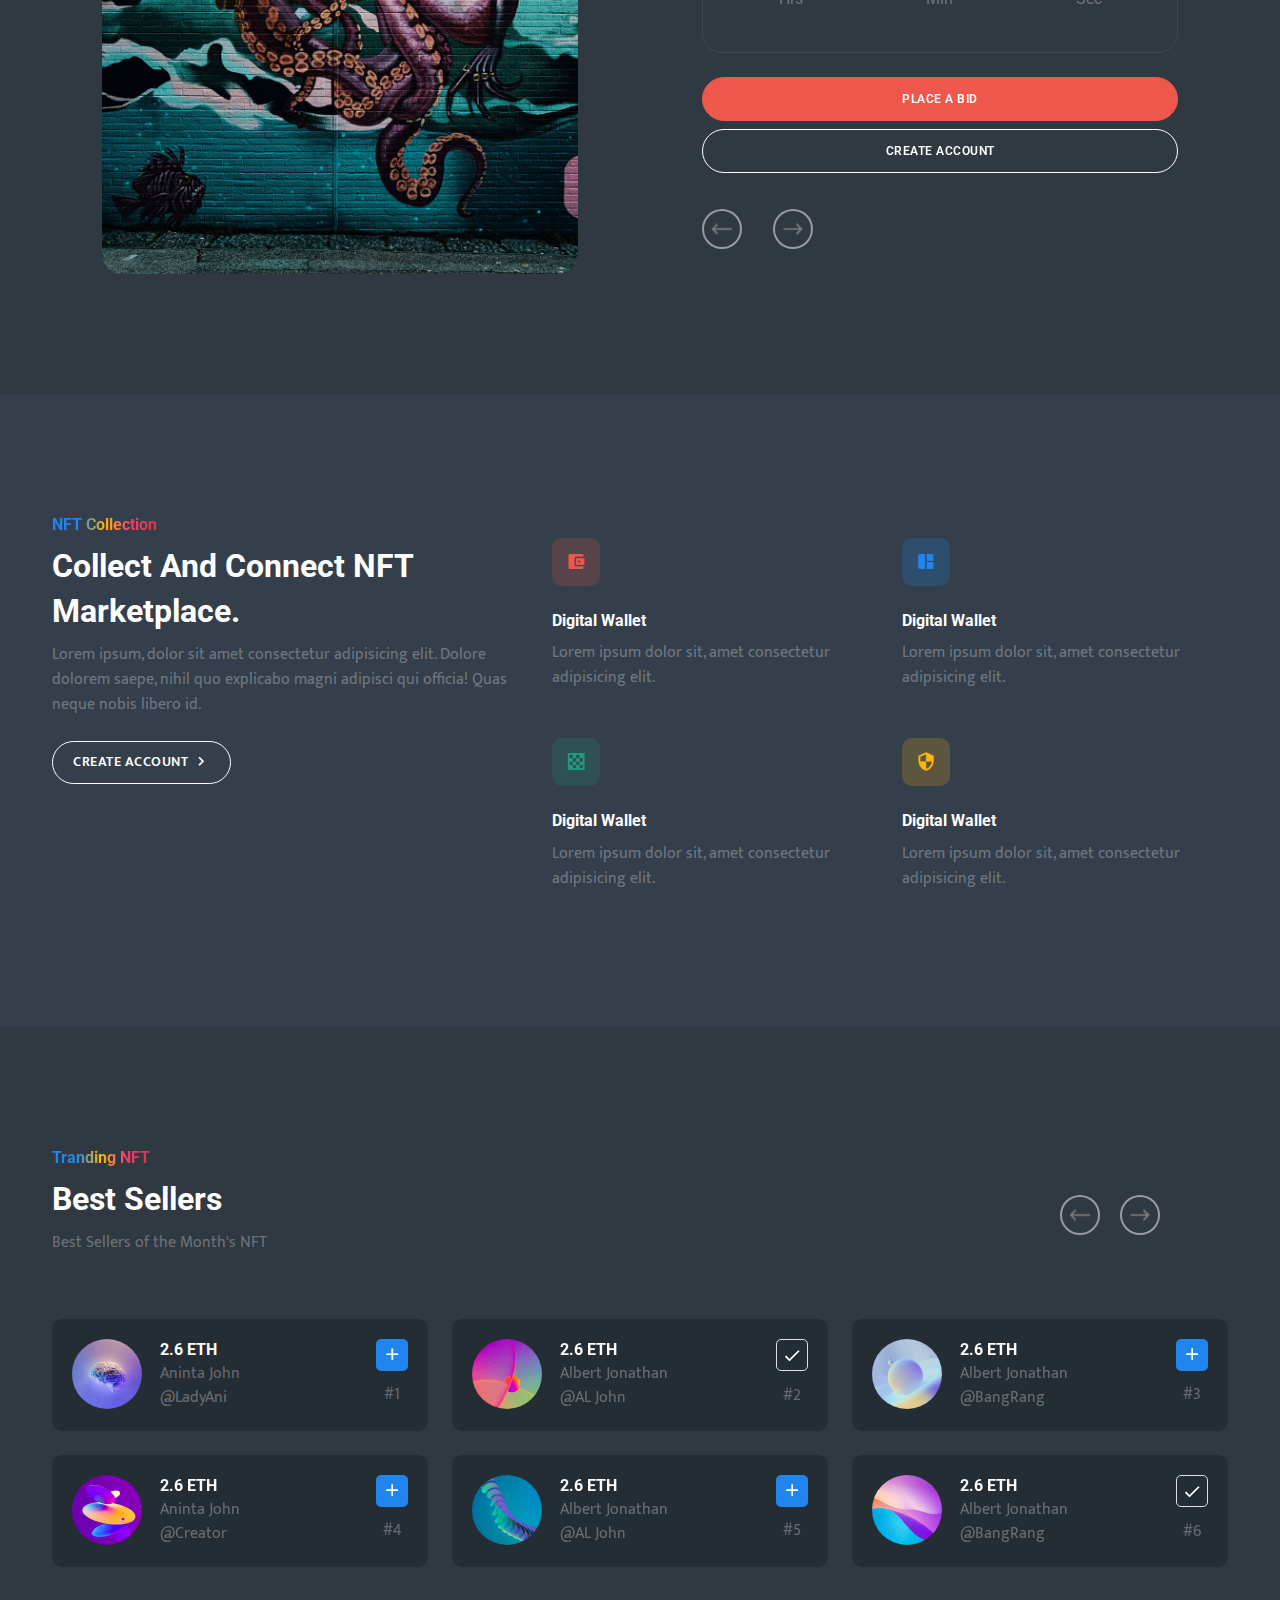
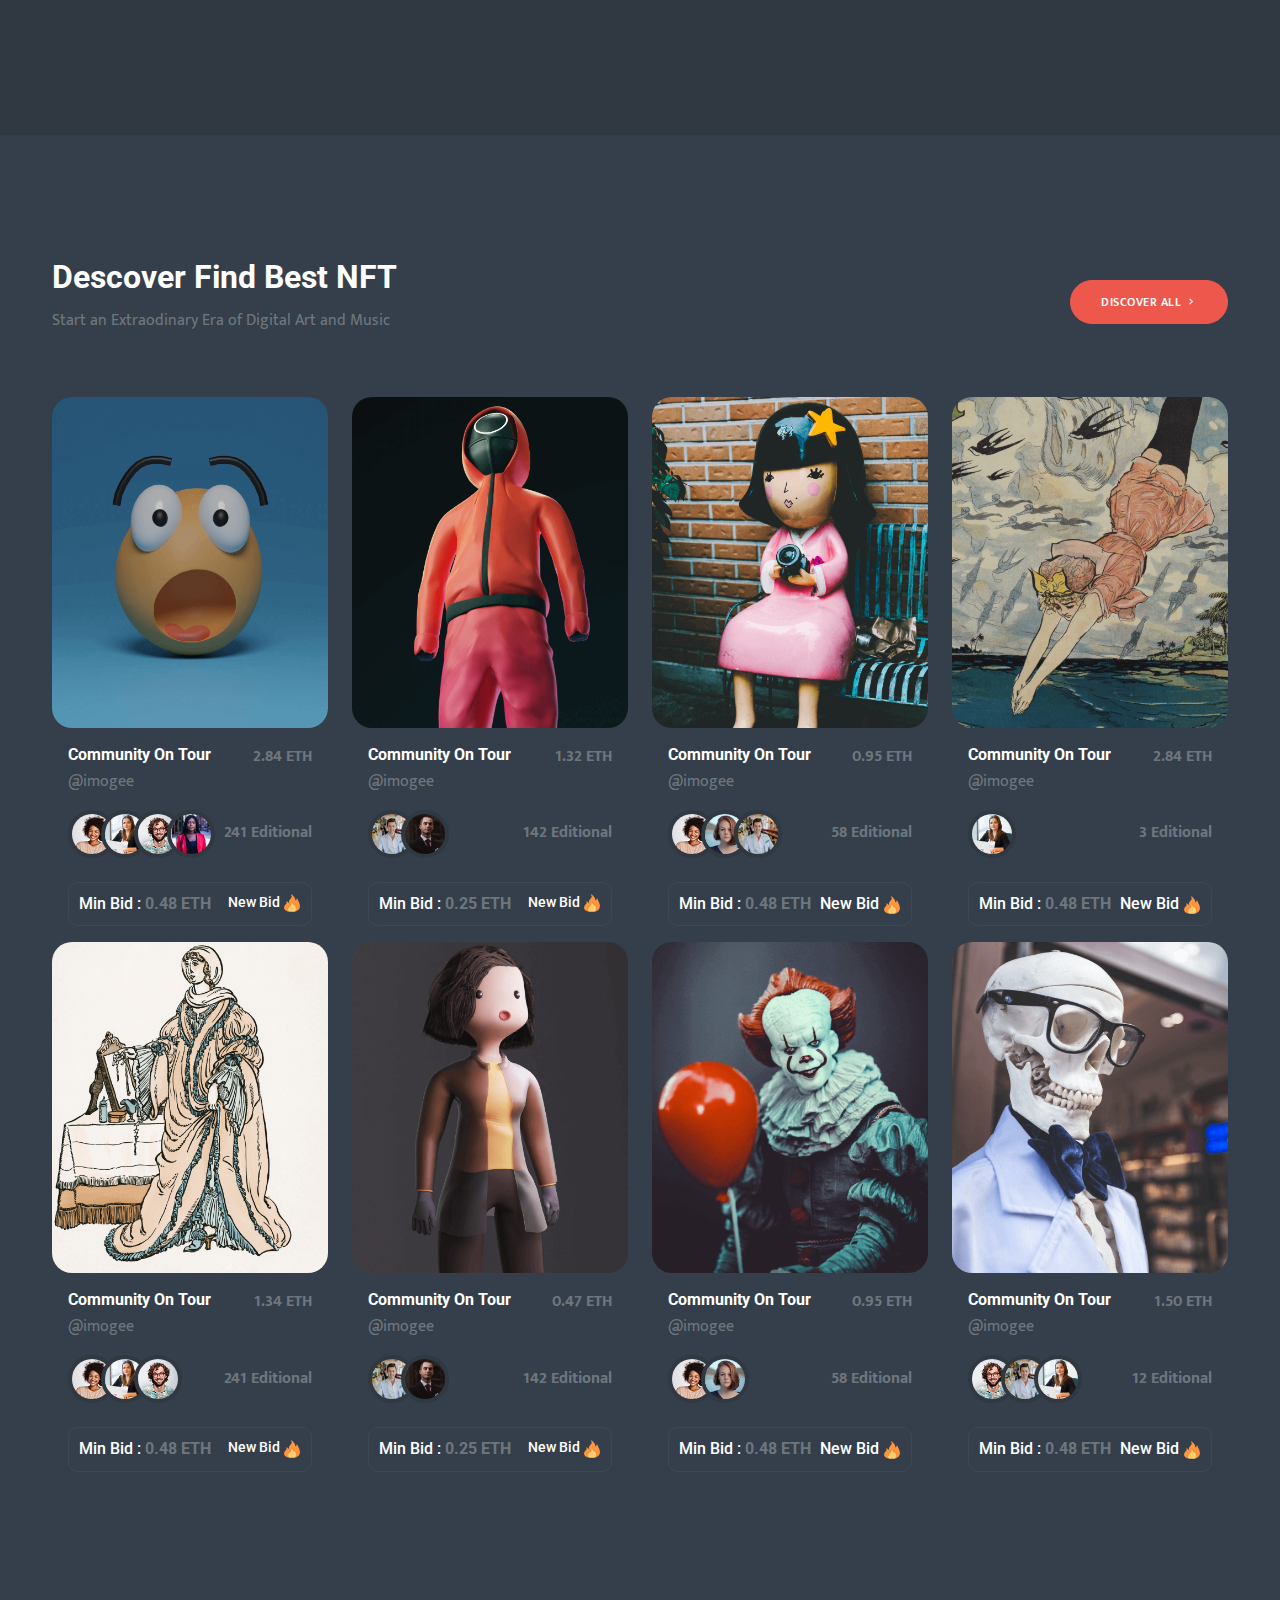
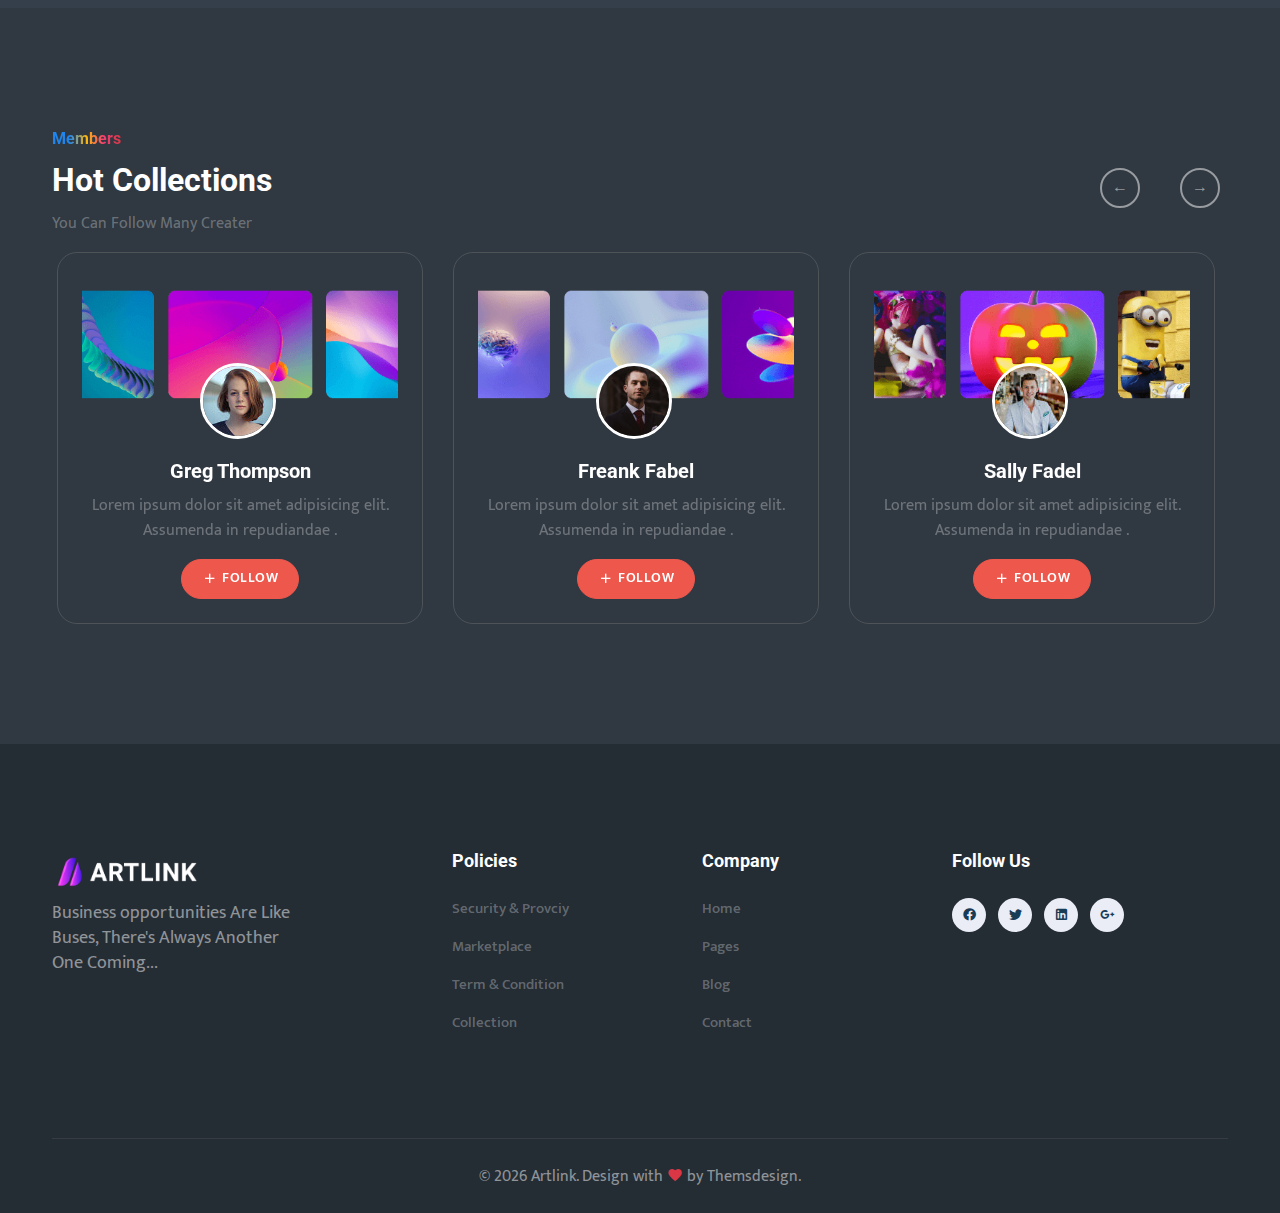
<file: index-dark1.html>
<!DOCTYPE html>
<html lang="en">

<head>
    <meta charset="utf-8" />
    <title>Artlink - NFT Marketplace Template</title>
    <meta name="viewport" content="width=device-width, initial-scale=1.0">
    <meta name="description" content=" " />
    <meta name="keywords" content="" />
    <meta content="Pichforest" name="author" />

    <link rel="shortcut icon" href="images/favicon.ico">

    <link rel="shortcut icon" href="images/favicon.ico">

    <!-- Bootstrap css -->
    <link rel="stylesheet" href="css/bootstrap.min.css" type="text/css" id="bootstrap-style" />

    <!-- Material Icon Css -->
    <link rel="stylesheet" href="css/materialdesignicons.min.css" type="text/css" />

    <!-- Unicon Css -->
    <link rel="stylesheet" href="https://unicons.iconscout.com/release/v4.0.0/css/line.css" />

    <!-- Swiper Css -->
    <link rel="stylesheet" href="css/tiny-slider.css" type="text/css" />
    <link rel="stylesheet" href="css/swiper.min.css" type="text/css" />

    <!-- Custom Css -->
    <link rel="stylesheet" href="css/style.min.css" type="text/css" />

</head>

<body data-bs-spy="scroll" data-bs-target="#navbar-navlist" data-bs-offset="71" data-layout-mode="dark">

    <!-- light-dark mode button -->
    <a href="javascript: void(0);" id="mode" class="mode-btn text-white rounded-end">
        <i class="uil uil-brightness mode-dark mx-auto"></i>
        <i class="uil uil-moon bx-spin mode-light"></i>
    </a>

      <!--Navbar Start-->
      <nav class="navbar navbar-expand-lg fixed-top sticky" id="navbar">
        <div class="container-fluid custom-container">
            <a class="navbar-brand logo f-30 text-dark fw-bold" href="index.html">
                <img src="images/logo-dark.png" class="logo-dark" alt="" height="40">
                <img src="images/logo-light.png" class="logo-light" alt="" height="40">
            </a>
            <div>
                <button class="navbar-toggler me-3" type="button" data-bs-toggle="collapse"
                    data-bs-target="#navbarCollapse" aria-controls="navbarCollapse" aria-label="Toggle navigation">
                    <i class="mdi mdi-menu"></i>
                </button>
            </div>
            <div class="collapse navbar-collapse" id="navbarCollapse">
                <ul class="navbar-nav mx-auto navbar-center">
                    <li class="nav-item dropdown dropdown-hover">
                        <a class="nav-link dropdown-toggle" href="index.html" id="homedrop" role="button"
                            data-bs-toggle="dropdown">
                            Home
                        </a>
                        <ul class="dropdown-menu dropdown-menu-center" aria-labelledby="homedrop">
                            <li><a class="dropdown-item" href="index.html"><i
                                        class="mdi mdi-home-outline f-20 me-2 align-middle"></i>Home Page 1</a></li>
                            <li><a class="dropdown-item" href="index-3.html"><i
                                        class="mdi mdi-home-modern f-20 me-2 align-middle"></i>Home Page 2</a></li>
                            <li><a class="dropdown-item" href="index-4.html"><i
                                        class="mdi mdi-home-variant f-20 me-2 align-middle"></i>Home Page 3</a></li>
                        </ul>
                    </li>

                    <li class="nav-item">
                        <a href="index-2.html" class="nav-link">Marketplace</a>
                    </li>

                    <li class="nav-item">
                        <a href="collection.html" class="nav-link">Collection</a>
                    </li>
                    <!--end dropdown-->

                    <li class="nav-item dropdown dropdown-hover">
                        <a class="nav-link dropdown-toggle" href="javascript:void(0)" id="pagedropdown" role="button"
                            data-bs-toggle="dropdown">
                            Pages
                        </a>

                        <div class="dropdown-menu dropmenu-width dropdown-menu-center">
                            <div class="row">
                                <ul class="col-lg-6 list-unstyled">
                                    <li><a class="dropdown-item" href="activity.html"><i
                                                class="mdi mdi-chart-line f-20 me-2 align-middle"></i>Activity</a></li>

                                    <li><a class="dropdown-item" href="item-details.html"><i
                                                class="mdi mdi-image-filter-frames f-20 me-2 align-middle"></i>Item
                                            Details</a></li>
                                    <li><a class="dropdown-item" href="post-detail.html"><i
                                                class="mdi mdi-image-filter-center-focus-weak f-20 me-2 align-middle"></i>Post
                                            Details</a></li>
                                    <li><a class="dropdown-item" href="newsletter.html"><i
                                                class="mdi mdi-email-open-outline f-20 me-2 align-middle"></i>Newsletter</a>
                                    </li>
                                    <li><a class="dropdown-item" href="creatore.html"><i
                                                class="mdi mdi-comment-account-outline f-20 me-2 align-middle"></i>Creatore</a>
                                    </li>
                                    <li><a class="dropdown-item" href="login.html"><i
                                                class="mdi mdi-account-outline f-20 me-2 align-middle"></i>Login</a></li>

                                    <li><a class="dropdown-item" href="register.html"><i
                                                class="mdi mdi-account-box-outline f-20 me-2 align-middle"></i>Register</a></li>

                                    <li><a class="dropdown-item" href="privacy.html"><i
                                                class="mdi mdi-lock-open-outline f-20 me-2 align-middle"></i>Privacy</a></li>

                                </ul>

                                <ul class="col-lg-6 list-unstyled">
                                    <li><a class="dropdown-item" href="wallet.html"><i
                                                class="mdi mdi-wallet-travel f-20 me-2 align-middle"></i>Connect Wallet</a>
                                    </li>

                                    <li><a class="dropdown-item" href="faq.html"><i
                                                class="mdi mdi-comment-question-outline f-20 me-2 align-middle"></i>Faq</a>
                                    </li>
                                    <li><a class="dropdown-item" href="submit-request.html"><i
                                                class="mdi mdi-check-circle-outline f-20 me-2 align-middle"></i>submit
                                            Reqeust</a></li>

                                    <li><a class="dropdown-item" href="chat.html"><i
                                                class="mdi mdi-message-text-outline f-20 me-2 align-middle"></i>Chat</a>
                                    </li>

                                    <li><a class="dropdown-item" href="artical.html"><i
                                                class="mdi mdi-comment-account-outline f-20 me-2 align-middle"></i>Artical</a>
                                    </li>

                                    <li><a class="dropdown-item" href="ranking.html"><i
                                                class="mdi mdi-numeric-1-box-outline f-20 me-2 align-middle"></i>Ranking</a></li>

                                    <li><a class="dropdown-item" href="404.html"><i
                                                class="mdi mdi-alert-outline f-20 me-2 align-middle"></i>404</a></li>

                                </ul>
                            </div>
                        </div>

                    </li>
                    <!--end dropdown-->


                    <li class="nav-item dropdown dropdown-hover">
                        <a class="nav-link dropdown-toggle" href="index.html" id="homedrop" role="button"
                            data-bs-toggle="dropdown">
                            Profile
                        </a>
                        <ul class="dropdown-menu dropdown-menu-center" aria-labelledby="homedrop">
                            <li><a class="dropdown-item" href="profile.html"><i
                                        class="mdi mdi-account-box-outline f-20 me-2 align-middle"></i>Profile</a></li>
                            <li><a class="dropdown-item" href="edit-profile.html"><i
                                        class="mdi mdi-account-edit f-20 me-2 align-middle"></i>Edit profile</a></li>
                        </ul>
                    </li>



                    <li class="nav-item">
                        <a href="blog.html" class="nav-link">Blog</a>
                    </li>
                    <!--end dropdown-->

                    <li class="nav-item">
                        <a href="contact.html" class="nav-link">Contact</a>
                    </li>
                    <!--end dropdown-->
                </ul>
                <!--end navbar-nav-->

                <a href="wallet.html" class="btn btn-primary">Connect to Wallet</a>
            </div>

        </div>
        <!--end container-->
    </nav>
    <!-- Navbar End -->



    <!-- start home -->
    <section class="home bg-image" id="home">
        <!-- start container -->
        <div class="container">
            <div class="row align-items-center">
                <div class="col-lg-6">
                    <div class="home-content home-heading">
                        <h1 class="fw-bold display-5">Discover The Largest <span class="text-primary"> <br> NFT</span>
                            Marketplace.</h1>
                        <p class="text-muted my-4">A New Place To Collect And Connect NFT Across The World. It’s come
                            with a creative design, home page options, different explore and digital asset pages and
                            items.</p>
                        <button class="btn btn-dark">Explore</button>
                    </div>

                    <div class="row mt-5">
                        <div class="col-lg-4 col-6">
                            <div class="counter-box">
                                <div class="d-flex align-items-center justify-content-start">
                                    <h2 class="counter_value fw-bold" data-bs-target="32">0</h2><span
                                        class="h2 fw-bold">K</span><span class="h2">+</span>
                                </div>
                                <p class="counter-caption">Smartwork</p>
                            </div>
                        </div>
                        <div class="col-lg-4 col-6">
                            <div class="counter-box">
                                <div class="d-flex align-items-center justify-content-start">
                                    <h2 class="counter_value fw-bold" data-bs-target="20">0</h2><span
                                        class="h2 fw-bold">K</span><span class="h2">+</span>
                                </div>
                                <p class="counter-caption">Action</p>
                            </div>
                        </div>
                        <div class="col-lg-4 col-6">
                            <div class="counter-box">
                                <div class="d-flex align-items-center justify-content-start">
                                    <h2 class="counter_value fw-bold" data-bs-target="10">0</h2><span
                                        class="h2 fw-bold">K</span><span class="h2">+</span>
                                </div>
                                <p class="counter-caption">Market</p>
                            </div>
                        </div>
                    </div>
                </div>

                <div class="col-lg-6">
                    <div class="client-slider" id="clients-slider">
                        <div class="item">
                            <div class="card position-relative overflow-hidden m-2 m-lg-0">
                                <img src="images/slider/img-1.png" alt="logo-img" class="img-fluid">
                                <div class="card-body slider-content position-relative">
                                    <p class="mb-2">Analysis</p>
                                    <h5 class="fw-bold">3.4 ETH</h5>

                                    <div class="d-flex">
                                        <div class=" slider-content-image d-flex mt-3">
                                            <div class="avatar-sm">
                                                <img src="images/slider/user/img-1.jpg" alt="" class="img-fluid">
                                            </div>

                                            <div class="avatar-sm top-child">
                                                <img src="images/slider/user/img-4.jpg" alt="" class="img-fluid">
                                            </div>

                                            <div class="avatar-sm top-child position-relative">
                                                <img src="images/slider/user/img-8.jpg" alt="" class="img-fluid">

                                                <span class="content-image-check">
                                                    <span class="visually-visible"><i
                                                            class="mdi mdi-check f-12"></i></span>
                                                </span>
                                            </div>
                                        </div>
                                        <div class="slider-content-button">
                                            <button class="btn btn-dark pe-5">Bid</button>
                                        </div>
                                    </div>
                                </div>
                            </div>
                        </div>
                        <!-- slider item -->

                        <div class="item">
                            <div class="card position-relative overflow-hidden m-2 m-lg-0">
                                <img src="images/slider/img-2.png" alt="logo-img" class="img-fluid">
                                <div class="card-body slider-content position-relative">
                                    <p class="mb-2">Burn & Melting</p>
                                    <h5 class="fw-bold">3.4 ETH</h5>

                                    <div class="d-flex">
                                        <div class="slider-content-image d-flex mt-3">
                                            <div class="avatar-sm">
                                                <img src="images/slider/user/img-7.jpg" alt="" class="img-fluid">
                                            </div>

                                            <div class="avatar-sm top-child">
                                                <img src="images/slider/user/img-3.jpg" alt="" class="img-fluid">
                                            </div>

                                            <div class="avatar-sm top-child position-relative">
                                                <img src="images/slider/user/img-2.jpg" alt="" class="img-fluid">

                                                <span class="content-image-check">
                                                    <span class="visually-visible"><i
                                                            class="mdi mdi-check f-12"></i></span>
                                                </span>
                                            </div>
                                        </div>
                                        <div class="slider-content-button">
                                            <button class="btn btn-dark pe-5">Bid</button>
                                        </div>
                                    </div>
                                </div>
                            </div>
                        </div>
                        <!-- slider item -->

                        <div class="item">
                            <div class="card position-relative overflow-hidden m-2 m-lg-0">
                                <img src="images/slider/img-3.png" alt="logo-img" class="img-fluid">
                                <div class="card-body slider-content position-relative">
                                    <p class="mb-2">Digital</p>
                                    <h5 class="fw-bold ">3.4 ETH</h5>

                                    <div class="d-flex">
                                        <div class=" slider-content-image d-flex mt-3">
                                            <div class="avatar-sm">
                                                <img src="images/slider/user/img-4.jpg" alt="" class="img-fluid">
                                            </div>

                                            <div class="avatar-sm top-child">
                                                <img src="images/slider/user/img-6.jpg" alt="" class="img-fluid">
                                            </div>

                                            <div class="avatar-sm top-child position-relative">
                                                <img src="images/slider/user/img-8.jpg" alt="" class="img-fluid">

                                                <span class="content-image-check">
                                                    <span class="visually-visible"><i
                                                            class="mdi mdi-check f-12"></i></span>
                                                </span>
                                            </div>
                                        </div>
                                        <div class="slider-content-button">
                                            <button class="btn btn-dark pe-5">Bid</button>
                                        </div>
                                    </div>
                                </div>
                            </div>
                        </div>
                        <!-- slider item -->

                        <div class="item">
                            <div class="card position-relative overflow-hidden m-2 m-lg-0">
                                <img src="images/slider/img-4.png" alt="logo-img" class="img-fluid">
                                <div class="card-body slider-content position-relative">
                                    <p class="mb-2">Biggest Collection</p>
                                    <h5 class="fw-bold">3.4 ETH</h5>

                                    <div class="d-flex">
                                        <div class=" slider-content-image d-flex mt-3">
                                            <div class="avatar-sm">
                                                <img src="images/slider/user/img-3.jpg" alt="" class="img-fluid">
                                            </div>

                                            <div class="avatar-sm top-child">
                                                <img src="images/slider/user/img-7.jpg" alt="" class="img-fluid">
                                            </div>

                                            <div class="avatar-sm top-child position-relative">
                                                <img src="images/slider/user/img-4.jpg" alt="" class="img-fluid">

                                                <span class="content-image-check">
                                                    <span class="visually-visible"><i
                                                            class="mdi mdi-check f-12"></i></span>
                                                </span>
                                            </div>
                                        </div>
                                        <div class="slider-content-button">
                                            <button class="btn btn-dark pe-5">Bid</button>
                                        </div>
                                    </div>
                                </div>
                            </div>
                        </div>
                        <!-- slider item -->
                    </div>
                    <!-- End slider -->
                </div>

            </div>
        </div>
        <!-- end container -->
    </section>
    <!-- end home -->



    <!-- login Modal -->
    <div class="modal fade" id="exampleModal" tabindex="-1" aria-labelledby="exampleModalLabel" aria-hidden="true">
        <div class="modal-dialog modal-dialog-centered">
            <div class="modal-content">
                <div class="modal-header">
                    <h5 class="modal-title" id="exampleModalLabel">Sign up</h5>
                    <button type="button" class="btn-close" data-bs-dismiss="modal" aria-label="Close"></button>
                </div>
                <div class="modal-body">
                    <form class="row g-3 needs-validation">
                        <div class="col-md-6">
                            <label for="validationCustom01" class="form-label">First name <span
                                    class="text-primary">*</span></label>
                            <input type="text" class="form-control" id="validationCustom01" value="" required>
                            <div class="valid-feedback">
                                Looks good!
                            </div>
                        </div>
                        <div class="col-md-6">
                            <label for="validationCustom02" class="form-label">Email <span
                                    class="text-primary">*</span></label>
                            <input type="email" class="form-control" id="validationCustom02" value="" required>
                            <div class="valid-feedback">
                                Looks good!
                            </div>
                        </div>
                        <div class="col-md-6">
                            <label for="validationCustom03" class="form-label">Subject <span
                                    class="text-primary">*</span></label>
                            <input type="text" class="form-control" id="validationCustom03" required>
                            <div class="invalid-feedback">
                                Please provide a valid city.
                            </div>
                        </div>
                        <div class="col-md-6">
                            <label for="validationCustom05" class="form-label">Password <span
                                    class="text-primary">*</span></label>
                            <input type="password" class="form-control" id="validationCustom05" required>
                            <div class="invalid-feedback">
                                Please provide a valid zip.
                            </div>
                        </div>
                        <div class="col-lg-12">
                            <label for="validationTextarea" class="form-label">Textarea<span
                                    class="text-primary">*</span></label>
                            <textarea class="form-control" rows="4" id="validationTextarea" required></textarea>
                            <div class="invalid-feedback">
                                You must agree before submitting.
                            </div>
                        </div>
                        <div class="col-12">
                            <button class="btn btn-primary" type="submit">Submit form</button>
                        </div>
                    </form>
                </div>

            </div>
        </div>
    </div>
    <!-- end modal -->


    <!-- Register Modal -->
    <div class="modal fade" id="exampleModal1" tabindex="-1" aria-labelledby="exampleModalLabel1" aria-hidden="true">
        <div class="modal-dialog modal-dialog-centered">
            <div class="modal-content">
                <div class="modal-header">
                    <h5 class="modal-title" id="exampleModalLabel1">Register</h5>
                    <button type="button" class="btn-close" data-bs-dismiss="modal" aria-label="Close"></button>
                </div>
                <div class="modal-body">
                    <form class="row g-3 needs-validation">
                        <div class="col-md-12">
                            <label for="validationCustom002" class="form-label">Email <span
                                    class="text-primary">*</span></label>
                            <input type="email" class="form-control" id="validationCustom002" value="" required>
                            <div class="valid-feedback">
                                Looks good!
                            </div>
                        </div>
                        <div class="col-md-12">
                            <label for="validationCustom005" class="form-label">Password <span
                                    class="text-primary">*</span></label>
                            <input type="password" class="form-control" id="validationCustom005" required>
                            <div class="invalid-feedback">
                                Please provide a valid zip.
                            </div>
                        </div>
                        <div class="col-12">
                            <button class="btn btn-primary" type="submit">Submit form</button>
                        </div>
                    </form>
                </div>

            </div>
        </div>
    </div>
    <!-- end Register modal -->



    <!-- start home -->
    <section class="features section pt-0" id="market">
        <!-- start container -->
        <div class="container">
            <div class="row justify-content-center">
                <div class="col-lg-6">
                    <div class="text-center">
                        <h6 class="text-gradiant fw-bold">NFT Marketplace</h6>
                        <h1 class="fw-bold">A New Place To Collect And Connect NFT Across.</h1>
                        <div class="d-flex align-items-center mt-4">
                            <button class="btn btn-primary">Explore Now</button>
                            <button class="btn btn-outline-dark ms-4">Create Account</button>
                        </div>
                    </div>
                </div>
            </div>

            <div class="row mt-5 pt-5 align-items-center">
                <div class="col-lg-5">
                    <div class="features-image">
                        <img src="images/features.jpg" alt="" class="img-fluid">
                    </div>
                </div>

                <div class="col-lg-5  offset-lg-1">
                    <div class="swiper-container features-slider pb-5">
                        <div class="swiper-wrapper">
                            <div class="swiper-slide mx-5 pt-5 pt-lg-0">
                                <div class="d-flex align-items-center justify-content-start">
                                    <div class="d-flex ">
                                        <div class="d-flex align-items-center text-start">
                                            <div class="flex-shrink-0">
                                                <div class="avatar-sm">
                                                    <img src="images/slider/user/img-1.jpg" alt=""
                                                        class="img-fluid rounded-circle">
                                                </div>
                                            </div>
                                            <div class="flex-grow-1 ms-3">
                                                <p class="mb-0 text-muted">Floshka</p>
                                                <h6 class="fw-bold">Morvin MCkinny</h6>
                                            </div>
                                        </div>
                                    </div>
                                    <div class="d-flex ms-auto">
                                        <div class="d-flex align-items-center">
                                            <div class="flex-shrink-0">
                                                <div class="avatar price-box">
                                                    <i class="mdi mdi-checkbox-blank-outline"></i>
                                                </div>
                                            </div>
                                            <div class="flex-grow-1 ms-3">
                                                <p class="mb-0 text-muted f-14">Instant Price</p>
                                                <h6 class="fw-bold">3.5 ETH</h6>
                                            </div>
                                        </div>
                                    </div>
                                </div>

                                <div class="title mt-5">
                                    <h2 class="fw-bold">Gelexy On Earth</h2>
                                    <p class="text-muted">10 Editional Minted</p>
                                </div>

                                <div class="bid-box text-center">
                                    <h6>Starting Bid</h6>
                                    <h2 class="fw-bold">1.02<span class="f-16"> ETH</span></h2>
                                    <hr>
                                    <!-- <h6 class="text-muted fw-bold">$4.542.18</h6> -->
                                    <div class="d-flex justify-content-around mt-3">
                                        <div class="time">
                                            <h3 class="mb-0 fw-bold">20</h3>
                                            <p>Hrs</p>
                                        </div>
                                        <div class="time mx-4">
                                            <h3 class="mb-0 fw-bold">36</h3>
                                            <p>Min</p>
                                        </div>
                                        <div class="time">
                                            <h3 class="mb-0 fw-bold">08</h3>
                                            <p>Sec</p>
                                        </div>
                                    </div>
                                </div>
                                <div class="mt-4">
                                    <button class="btn btn-primary w-100">Place a Bid</button>
                                    <button class="btn btn-outline-dark mt-2 w-100">Create Account</button>
                                </div>
                            </div>

                            <div class="swiper-slide mx-5  pt-5 pt-lg-0">
                                <div class="d-flex align-items-center justify-content-start">
                                    <div class="d-flex ">
                                        <div class="d-flex align-items-center text-start">
                                            <div class="flex-shrink-0">
                                                <div class="avatar-sm">
                                                    <img src="images/slider/user/img-2.jpg" alt=""
                                                        class="img-fluid rounded-circle">
                                                </div>
                                            </div>
                                            <div class="flex-grow-1 ms-3">
                                                <p class="mb-0 text-muted">Floshka</p>
                                                <h6 class="fw-bold">Morvin MCkinny</h6>
                                            </div>
                                        </div>
                                    </div>
                                    <div class="d-flex ms-auto">
                                        <div class="d-flex align-items-center">
                                            <div class="flex-shrink-0">
                                                <div class="avatar price-box">
                                                    <i class="mdi mdi-checkbox-blank-outline"></i>
                                                </div>
                                            </div>
                                            <div class="flex-grow-1 ms-3">
                                                <p class="mb-0 text-muted f-14">Instant Price</p>
                                                <h6 class="fw-bold">3.5 ETH</h6>
                                            </div>
                                        </div>
                                    </div>
                                </div>

                                <div class="title mt-5">
                                    <h2 class="fw-bold">Gelexy On Earth</h2>
                                    <p class="text-muted">10 Editional Minted</p>
                                </div>

                                <div class="bid-box text-center">
                                    <h6>Starting Bid</h6>
                                    <h2 class="fw-bold">1.02<span class="f-16"> ETH</span></h2>
                                    <hr>
                                    <!-- <h6 class="text-muted fw-bold">$4.542.18</h6> -->
                                    <div class="d-flex justify-content-around mt-3">
                                        <div class="time">
                                            <h3 class="mb-0 fw-bold">20</h3>
                                            <p>Hrs</p>
                                        </div>
                                        <div class="time mx-4">
                                            <h3 class="mb-0 fw-bold">36</h3>
                                            <p>Min</p>
                                        </div>
                                        <div class="time">
                                            <h3 class="mb-0 fw-bold">08</h3>
                                            <p>Sec</p>
                                        </div>
                                    </div>
                                </div>
                                <div class="mt-4">
                                    <button class="btn btn-primary w-100">Place a Bid</button>
                                    <button class="btn btn-outline-dark mt-2 w-100">Create Account</button>
                                </div>
                            </div>


                            <div class="swiper-slide mx-5  pt-5 pt-lg-0">
                                <div class="d-flex align-items-center justify-content-start">
                                    <div class="d-flex ">
                                        <div class="d-flex align-items-center text-start">
                                            <div class="flex-shrink-0">
                                                <div class="avatar-sm">
                                                    <img src="images/slider/user/img-3.jpg" alt=""
                                                        class="img-fluid rounded-circle">
                                                </div>
                                            </div>
                                            <div class="flex-grow-1 ms-3">
                                                <p class="mb-0 text-muted">Floshka</p>
                                                <h6 class="fw-bold">Morvin MCkinny</h6>
                                            </div>
                                        </div>
                                    </div>
                                    <div class="d-flex ms-auto">
                                        <div class="d-flex align-items-center">
                                            <div class="flex-shrink-0">
                                                <div class="avatar price-box">
                                                    <i class="mdi mdi-checkbox-blank-outline"></i>
                                                </div>
                                            </div>
                                            <div class="flex-grow-1 ms-3">
                                                <p class="mb-0 text-muted f-14">Instant Price</p>
                                                <h6 class="fw-bold">3.5 ETH</h6>
                                            </div>
                                        </div>
                                    </div>
                                </div>

                                <div class="title mt-5">
                                    <h2 class="fw-bold">Gelexy On Earth</h2>
                                    <p class="text-muted">10 Editional Minted</p>
                                </div>

                                <div class="bid-box text-center">
                                    <h6>Starting Bid</h6>
                                    <h2 class="fw-bold">1.02<span class="f-16"> ETH</span></h2>
                                    <hr>
                                    <!-- <h6 class="text-muted fw-bold">$4.542.18</h6> -->
                                    <div class="d-flex justify-content-around mt-3">
                                        <div class="time">
                                            <h3 class="mb-0 fw-bold">20</h3>
                                            <p>Hrs</p>
                                        </div>
                                        <div class="time mx-4">
                                            <h3 class="mb-0 fw-bold">36</h3>
                                            <p>Min</p>
                                        </div>
                                        <div class="time">
                                            <h3 class="mb-0 fw-bold">08</h3>
                                            <p>Sec</p>
                                        </div>
                                    </div>
                                </div>
                                <div class="mt-4">
                                    <button class="btn btn-primary w-100">Place a Bid</button>
                                    <button class="btn btn-outline-dark mt-2 w-100">Create Account</button>
                                </div>
                            </div>

                        </div>
                        <!-- next / prev arrows -->
                        <div class="swiper-button-next"></div>
                        <div class="swiper-button-prev"></div>
                        <!-- !next / prev arrows -->
                    </div>


                    <!-- End slider -->
                </div>
            </div>
        </div>
        <!-- end container -->
    </section>
    <!-- end home -->


    <!-- start service -->
    <section class="section service bg-light" id="collection">
        <!-- start container -->
        <div class="container">
            <div class="row ">
                <div class="col-lg-5">
                    <h6 class="text-gradiant fw-bold">NFT Collection</h6>
                    <h2 class="fw-bold">Collect And Connect NFT Marketplace.</h2>
                    <p class="text-muted">Lorem ipsum, dolor sit amet consectetur adipisicing elit. Dolore dolorem
                        saepe, nihil quo explicabo magni adipisci qui officia! Quas neque nobis libero id.</p>
                    <div class="mt-4">
                        <button class="btn btn-sm btn-outline-dark">Create Account <i
                                class="mdi mdi-chevron-right f-18 align-middle"></i></button>
                    </div>
                </div>
                <div class="col-lg-7">
                    <div class="row">
                        <div class="col mt-4">
                            <div class="service-box">
                                <div class="avatar-sm bg-soft-primary mb-4">
                                    <i class="mdi mdi-wallet f-20 text-primary"></i>
                                </div>
                                <div class="content">
                                    <h6 class="mb-2 fw-bold">Digital Wallet</h6>
                                    <p>Lorem ipsum dolor sit, amet consectetur adipisicing elit.</p>
                                </div>
                            </div>
                            <div class="service-box mt-5">
                                <div class="avatar-sm bg-soft-success mb-4">
                                    <i class="mdi mdi-checkerboard f-20 text-success"></i>
                                </div>
                                <div class="content">
                                    <h6 class="mb-2 fw-bold">Digital Wallet</h6>
                                    <p>Lorem ipsum dolor sit, amet consectetur adipisicing elit.</p>
                                </div>
                            </div>
                        </div>
                        <div class="col mt-4">
                            <div class="service-box">
                                <div class="avatar-sm bg-soft-blue mb-4">
                                    <i class="mdi mdi-collage f-20 text-blue"></i>
                                </div>
                                <div class="content">
                                    <h6 class="mb-2 fw-bold">Digital Wallet</h6>
                                    <p>Lorem ipsum dolor sit, amet consectetur adipisicing elit.</p>
                                </div>
                            </div>
                            <div class="service-box mt-5">
                                <div class="avatar-sm bg-soft-warning mb-4">
                                    <i class="mdi mdi-security f-20 text-warning"></i>
                                </div>
                                <div class="content">
                                    <h6 class="mb-2 fw-bold">Digital Wallet</h6>
                                    <p>Lorem ipsum dolor sit, amet consectetur adipisicing elit.</p>
                                </div>
                            </div>
                        </div>
                    </div>
                </div>
            </div>

        </div>
        <!-- end container -->
    </section>
    <!-- end service -->



    <!-- start slider blog -->
    <section class="slider-blog section">
        <!-- start container -->
        <div class="container position-relative">
            <div class="row">
                <div class="col-lg-6">
                    <h6 class="text-gradiant fw-bold">Tranding NFT</h6>
                    <h2 class="fw-bold">Best Sellers</h2>
                    <p class="text-muted">Best Sellers of the Month's NFT</p>
                </div>
            </div>

            <div class="swiper-container pb-5 blog-slider">
                <div class="swiper-wrapper ">
                    <div class="swiper-slide mt-5 mx-5">
                        <div class="row">
                            <div class="col-lg-4">
                                <div class="blog-box d-flex">
                                    <div class="d-flex align-items-center">
                                        <div class="flex-shrink-0">
                                            <div class="avatar-lg">
                                                <img src="images/slider/blog/img1.png" alt=""
                                                    class="img-fluid rounded-circle">
                                            </div>
                                        </div>
                                        <div class="flex-grow-1 ms-3">
                                            <h6 class="mb-0 fw-bold">2.6 <span class="">ETH</span> </h6>
                                            <p class="mb-0">Aninta John</p>
                                            <a href="" class="text-muted mb-0">@LadyAni</a>
                                        </div>
                                    </div>

                                    <div class="avatar-xs bg-blue plus-icon ms-auto">
                                        <i class="mdi mdi-plus f-20"></i>
                                        <p class="text-dark mt-2">#1</p>
                                    </div>
                                </div>

                            </div>
                            <div class="col-lg-4 py-4 py-lg-0">
                                <div class="blog-box d-flex">
                                    <div class="d-flex align-items-center">
                                        <div class="flex-shrink-0">
                                            <div class="avatar-lg">
                                                <img src="images/slider/blog/img2.png" alt=""
                                                    class="img-fluid rounded-circle">
                                            </div>
                                        </div>
                                        <div class="flex-grow-1 ms-3">
                                            <h6 class="mb-0 fw-bold">2.6 <span class="">ETH</span> </h6>
                                            <p class="mb-0">Albert Jonathan</p>
                                            <a href="" class="text-muted mb-0">@AL John</a>
                                        </div>
                                    </div>

                                    <div class="avatar-xs border plus-icon ms-auto">
                                        <i class="mdi mdi-check f-20 text-dark"></i>
                                        <p class="text-dark mt-2">#2</p>
                                    </div>
                                </div>

                            </div>
                            <div class="col-lg-4">
                                <div class="blog-box d-flex">
                                    <div class="d-flex align-items-center">
                                        <div class="flex-shrink-0">
                                            <div class="avatar-lg">
                                                <img src="images/slider/blog/img3.png" alt=""
                                                    class="img-fluid rounded-circle">
                                            </div>
                                        </div>
                                        <div class="flex-grow-1 ms-3">
                                            <h6 class="mb-0 fw-bold">2.6 <span class="">ETH</span> </h6>
                                            <p class="mb-0">Albert Jonathan</p>
                                            <a href="" class="text-muted mb-0">@BangRang</a>
                                        </div>
                                    </div>

                                    <div class="avatar-xs bg-blue plus-icon ms-auto">
                                        <i class="mdi mdi-plus f-20"></i>
                                        <p class="text-dark mt-2">#3</p>
                                    </div>
                                </div>

                            </div>

                        </div>
                        <div class="row mt-4">
                            <div class="col-lg-4">
                                <div class="blog-box d-flex">
                                    <div class="d-flex align-items-center">
                                        <div class="flex-shrink-0">
                                            <div class="avatar-lg">
                                                <img src="images/slider/blog/img4.png" alt=""
                                                    class="img-fluid rounded-circle">
                                            </div>
                                        </div>
                                        <div class="flex-grow-1 ms-3">
                                            <h6 class="mb-0 fw-bold">2.6 <span class="">ETH</span> </h6>
                                            <p class="mb-0">Aninta John</p>
                                            <a href="" class="text-muted mb-0">@Creator</a>
                                        </div>
                                    </div>

                                    <div class="avatar-xs bg-blue plus-icon ms-auto">
                                        <i class="mdi mdi-plus f-20"></i>
                                        <p class="text-dark mt-2">#4</p>
                                    </div>
                                </div>

                            </div>
                            <div class="col-lg-4 py-4 py-lg-0">
                                <div class="blog-box d-flex">
                                    <div class="d-flex align-items-center">
                                        <div class="flex-shrink-0">
                                            <div class="avatar-lg">
                                                <img src="images/slider/blog/img5.png" alt=""
                                                    class="img-fluid rounded-circle">
                                            </div>
                                        </div>
                                        <div class="flex-grow-1 ms-3">
                                            <h6 class="mb-0 fw-bold">2.6 <span class="">ETH</span> </h6>
                                            <p class="mb-0">Albert Jonathan</p>
                                            <a href="" class="text-muted mb-0">@AL John</a>
                                        </div>
                                    </div>

                                    <div class="avatar-xs bg-blue plus-icon ms-auto">
                                        <i class="mdi mdi-plus f-20"></i>
                                        <p class="text-dark mt-2">#5</p>
                                    </div>
                                </div>

                            </div>
                            <div class="col-lg-4">
                                <div class="blog-box d-flex">
                                    <div class="d-flex align-items-center">
                                        <div class="flex-shrink-0">
                                            <div class="avatar-lg">
                                                <img src="images/slider/blog/img6.png" alt=""
                                                    class="img-fluid rounded-circle">
                                            </div>
                                        </div>
                                        <div class="flex-grow-1 ms-3">
                                            <h6 class="mb-0 fw-bold">2.6 <span class="">ETH</span> </h6>
                                            <p class="mb-0">Albert Jonathan</p>
                                            <a href="" class="text-muted mb-0">@BangRang</a>
                                        </div>
                                    </div>

                                    <div class="avatar-xs border plus-icon ms-auto">
                                        <i class="mdi mdi-check f-20 text-dark"></i>
                                        <p class="text-dark mt-2">#6</p>
                                    </div>
                                </div>

                            </div>

                        </div>
                    </div>

                    <div class="swiper-slide mt-5">
                        <div class="row">
                            <div class="col-lg-4">
                                <div class="blog-box d-flex">
                                    <div class="d-flex align-items-center">
                                        <div class="flex-shrink-0">
                                            <div class="avatar-lg">
                                                <img src="images/slider/user/img-2.jpg" alt=""
                                                    class="img-fluid rounded-circle">
                                            </div>
                                        </div>
                                        <div class="flex-grow-1 ms-3">
                                            <h6 class="mb-0 fw-bold">2.6 <span class="">ETH</span> </h6>
                                            <p class="mb-0">Albert Jonathan</p>
                                            <p class="text-muted mb-0">@AL John</p>
                                        </div>
                                    </div>

                                    <div class="avatar-xs border plus-icon ms-auto">
                                        <i class="mdi mdi-check f-20 text-dark"></i>
                                        <p class="text-dark mt-2">#2</p>
                                    </div>
                                </div>

                            </div>
                            <div class="col-lg-4">
                                <div class="blog-box d-flex">
                                    <div class="d-flex align-items-center">
                                        <div class="flex-shrink-0">
                                            <div class="avatar-lg">
                                                <img src="images/slider/user/img-1.jpg" alt=""
                                                    class="img-fluid rounded-circle">
                                            </div>
                                        </div>
                                        <div class="flex-grow-1 ms-3">
                                            <h6 class="mb-0 fw-bold">2.6 <span class="">ETH</span> </h6>
                                            <p class="mb-0">Albert Jonathan</p>
                                            <p class="text-muted mb-0">@BangRang</p>
                                        </div>
                                    </div>

                                    <div class="avatar-xs bg-blue plus-icon ms-auto">
                                        <i class="mdi mdi-plus f-20"></i>
                                        <p class="text-dark mt-2">#3</p>
                                    </div>
                                </div>
                            </div>
                            <div class="col-lg-4">
                                <div class="blog-box d-flex">
                                    <div class="d-flex align-items-center">
                                        <div class="flex-shrink-0">
                                            <div class="avatar-lg">
                                                <img src="images/slider/user/img-3.jpg" alt=""
                                                    class="img-fluid rounded-circle">
                                            </div>
                                        </div>
                                        <div class="flex-grow-1 ms-3">
                                            <h6 class="mb-0 fw-bold">2.6 <span class="">ETH</span> </h6>
                                            <p class="mb-0">Aninta John</p>
                                            <p class="text-muted mb-0">@LadyAni</p>
                                        </div>
                                    </div>

                                    <div class="avatar-xs bg-blue plus-icon ms-auto">
                                        <i class="mdi mdi-plus f-20"></i>
                                        <p class="text-dark mt-2">#1</p>
                                    </div>
                                </div>

                            </div>

                        </div>
                    </div>
                </div>

            </div>
            <!-- next / prev arrows -->
            <div class="swiper-button-next"></div>
            <div class="swiper-button-prev"></div>
            <!-- !next / prev arrows -->
        </div>
        <!-- end container -->
    </section>
    <!-- end slider blog -->





    <!-- start blog -->
    <section class="blog section bg-light">
        <!-- start container -->
        <div class="container">
            <div class="row align-items-center">
                <div class="col-md-6 col-12">
                    <div class="title-content text-center text-md-start">
                        <h2 class="fw-bold">Descover Find Best NFT</h2>
                        <p class="text-muted">Start an Extraodinary Era of Digital Art and Music</p>
                    </div>
                </div>
                <div class="col-md-6 col-12">
                    <div class="text-md-end text-center">
                        <button class="btn btn-primary ">Discover All <i class="mdi mdi-chevron-right"></i></button>
                    </div>
                </div>
            </div>


            <div class="row mt-5">
                <div class="col-lg-3 col-md-6">
                    <div class="card border-0">
                        <div class="blog-image">
                            <img src="images/blog/img-1.png" alt="" class="img-fluid">
                        </div>
                        <div class="card-body ">
                            <div class="d-flex">
                                <h6 class="fw-bold mb-0">Community On Tour</h6>
                                <p class="text-success ms-auto fw-bold mb-0">2.84 ETH</p>
                            </div>
                            <p class="text-muted">@imogee</p>
                            <div class="d-flex align-items-baseline">
                                <div class="slider-content-image d-flex">
                                    <div class="avatar-sm">
                                        <img src="images/slider/user/img-7.jpg" alt="" class="img-fluid">
                                    </div>

                                    <div class="avatar-sm top-child">
                                        <img src="images/slider/user/img-6.jpg" alt="" class="img-fluid">
                                    </div>

                                    <div class="avatar-sm top-child position-relative">
                                        <img src="images/slider/user/img-5.jpg" alt="" class="img-fluid">
                                    </div>

                                    <div class="avatar-sm top-child position-relative">
                                        <img src="images/slider/user/img-4.jpg" alt="" class="img-fluid">
                                    </div>

                                </div>

                                <div class="blog-profile-content ms-auto">
                                    <span class="align-middle fw-bold text-muted">241 Editional</span>
                                </div>
                            </div>
                            <div class="blog-footer mt-4">
                                <div class="bid-content d-flex">
                                    <h6 class="mb-0">Min Bid : <span class="fw-bold"> 0.48 ETH</span></h6>
                                    <h6 class="ms-auto mb-0 f-14">New Bid <img src="images/blog/danger.png" alt=""
                                            class="img-fluid"></h6>
                                </div>
                            </div>
                        </div>
                    </div>
                </div>
                <div class="col-lg-3 col-md-6">
                    <div class="card border-0">
                        <div class="blog-image">
                            <img src="images/blog/img-2.png" alt="" class="img-fluid">
                        </div>
                        <div class="card-body">
                            <div class="d-flex">
                                <h6 class="fw-bold mb-0">Community On Tour</h6>
                                <p class="text-success ms-auto fw-bold mb-0">1.32 ETH</p>
                            </div>
                            <p class="text-muted">@imogee</p>
                            <div class="d-flex align-items-baseline">
                                <div class="slider-content-image d-flex">
                                    <div class="avatar-sm">
                                        <img src="images/slider/user/img-3.jpg" alt="" class="img-fluid">
                                    </div>

                                    <div class="avatar-sm top-child">
                                        <img src="images/slider/user/img-2.jpg" alt="" class="img-fluid">
                                    </div>

                                </div>

                                <div class="blog-profile-content ms-auto">
                                    <span class="align-middle fw-bold text-muted">142 Editional</span>
                                </div>
                            </div>
                            <div class="blog-footer mt-4">
                                <div class="bid-content d-flex">
                                    <h6 class="mb-0">Min Bid : <span class="fw-bold"> 0.25 ETH</span></h6>
                                    <h6 class="ms-auto mb-0 f-14">New Bid <img src="images/blog/danger.png" alt=""
                                            class="img-fluid"></h6>
                                </div>
                            </div>
                        </div>
                    </div>
                </div>
                <div class="col-lg-3 col-md-6">
                    <div class="card border-0">
                        <div class="blog-image">
                            <img src="images/blog/img-3.png" alt="" class="img-fluid">
                        </div>
                        <div class="card-body ">
                            <div class="d-flex">
                                <h6 class="fw-bold mb-0">Community On Tour</h6>
                                <p class="text-success ms-auto fw-bold mb-0">0.95 ETH</p>
                            </div>
                            <p class="text-muted">@imogee</p>
                            <div class="d-flex align-items-baseline">
                                <div class="slider-content-image d-flex">
                                    <div class="avatar-sm">
                                        <img src="images/slider/user/img-7.jpg" alt="" class="img-fluid">
                                    </div>

                                    <div class="avatar-sm top-child">
                                        <img src="images/slider/user/img-1.jpg" alt="" class="img-fluid">
                                    </div>

                                    <div class="avatar-sm top-child position-relative">
                                        <img src="images/slider/user/img-3.jpg" alt="" class="img-fluid">
                                    </div>

                                </div>

                                <div class="blog-profile-content ms-auto">
                                    <span class="align-middle fw-bold text-muted">58 Editional</span>
                                </div>
                            </div>
                            <div class="blog-footer mt-4">
                                <div class="bid-content d-flex">
                                    <h6 class="mb-0">Min Bid : <span class="fw-bold"> 0.48 ETH</span></h6>
                                    <h6 class="ms-auto mb-0">New Bid <img src="images/blog/danger.png" alt=""
                                            class="img-fluid"></h6>
                                </div>
                            </div>
                        </div>
                    </div>
                </div>
                <div class="col-lg-3 col-md-6">
                    <div class="card border-0">
                        <div class="blog-image">
                            <img src="images/blog/img-4.png" alt="" class="img-fluid">
                        </div>
                        <div class="card-body ">
                            <div class="d-flex">
                                <h6 class="fw-bold mb-0">Community On Tour</h6>
                                <p class="text-success ms-auto fw-bold mb-0">2.84 ETH</p>
                            </div>
                            <p class="text-muted">@imogee</p>
                            <div class="d-flex align-items-baseline">
                                <div class="slider-content-image d-flex">
                                    <div class="avatar-sm">
                                        <img src="images/slider/user/img-6.jpg" alt="" class="img-fluid">
                                    </div>
                                </div>

                                <div class="blog-profile-content ms-auto">
                                    <span class="align-middle fw-bold text-muted">3 Editional</span>
                                </div>
                            </div>
                            <div class="blog-footer mt-4">
                                <div class="bid-content d-flex">
                                    <h6 class="mb-0">Min Bid : <span class="fw-bold"> 0.48 ETH</span></h6>
                                    <h6 class="ms-auto mb-0">New Bid <img src="images/blog/danger.png" alt=""
                                            class="img-fluid"></h6>
                                </div>
                            </div>
                        </div>
                    </div>
                </div>
            </div>


            <div class="row">
                <div class="col-lg-3 col-md-6">
                    <div class="card border-0">
                        <div class="blog-image">
                            <img src="images/blog/img-5.png" alt="" class="img-fluid">
                        </div>
                        <div class="card-body">
                            <div class="d-flex">
                                <h6 class="fw-bold mb-0">Community On Tour</h6>
                                <p class="text-success ms-auto fw-bold mb-0">1.34 ETH</p>
                            </div>
                            <p class="text-muted">@imogee</p>
                            <div class="d-flex align-items-baseline">
                                <div class="slider-content-image d-flex">
                                    <div class="avatar-sm">
                                        <img src="images/slider/user/img-7.jpg" alt="" class="img-fluid">
                                    </div>

                                    <div class="avatar-sm top-child">
                                        <img src="images/slider/user/img-6.jpg" alt="" class="img-fluid">
                                    </div>

                                    <div class="avatar-sm top-child position-relative">
                                        <img src="images/slider/user/img-5.jpg" alt="" class="img-fluid">
                                    </div>
                                </div>

                                <div class="blog-profile-content ms-auto">
                                    <span class="align-middle fw-bold text-muted">241 Editional</span>
                                </div>
                            </div>
                            <div class="blog-footer mt-4">
                                <div class="bid-content d-flex">
                                    <h6 class="mb-0">Min Bid : <span class="fw-bold"> 0.48 ETH</span></h6>
                                    <h6 class="ms-auto mb-0 f-14">New Bid <img src="images/blog/danger.png" alt=""
                                            class="img-fluid"></h6>
                                </div>
                            </div>
                        </div>
                    </div>
                </div>
                <div class="col-lg-3 col-md-6">
                    <div class="card border-0">
                        <div class="blog-image">
                            <img src="images/blog/img-6.png" alt="" class="img-fluid">
                        </div>
                        <div class="card-body ">
                            <div class="d-flex">
                                <h6 class="fw-bold mb-0">Community On Tour</h6>
                                <p class="text-success ms-auto fw-bold mb-0">0.47 ETH</p>
                            </div>
                            <p class="text-muted">@imogee</p>
                            <div class="d-flex align-items-baseline">
                                <div class="slider-content-image d-flex">
                                    <div class="avatar-sm">
                                        <img src="images/slider/user/img-3.jpg" alt="" class="img-fluid">
                                    </div>

                                    <div class="avatar-sm top-child">
                                        <img src="images/slider/user/img-2.jpg" alt="" class="img-fluid">
                                    </div>

                                </div>

                                <div class="blog-profile-content ms-auto">
                                    <span class="align-middle fw-bold text-muted">142 Editional</span>
                                </div>
                            </div>
                            <div class="blog-footer mt-4">
                                <div class="bid-content d-flex">
                                    <h6 class="mb-0">Min Bid : <span class="fw-bold"> 0.25 ETH</span></h6>
                                    <h6 class="ms-auto mb-0 f-14">New Bid <img src="images/blog/danger.png" alt=""
                                            class="img-fluid"></h6>
                                </div>
                            </div>
                        </div>
                    </div>
                </div>
                <div class="col-lg-3 col-md-6">
                    <div class="card border-0">
                        <div class="blog-image">
                            <img src="images/blog/img-7.png" alt="" class="img-fluid">
                        </div>
                        <div class="card-body ">
                            <div class="d-flex">
                                <h6 class="fw-bold mb-0">Community On Tour</h6>
                                <p class="text-success ms-auto fw-bold mb-0">0.95 ETH</p>
                            </div>
                            <p class="text-muted">@imogee</p>
                            <div class="d-flex align-items-baseline">
                                <div class="slider-content-image d-flex">
                                    <div class="avatar-sm">
                                        <img src="images/slider/user/img-7.jpg" alt="" class="img-fluid">
                                    </div>

                                    <div class="avatar-sm top-child">
                                        <img src="images/slider/user/img-1.jpg" alt="" class="img-fluid">
                                    </div>

                                </div>

                                <div class="blog-profile-content ms-auto">
                                    <span class="align-middle fw-bold text-muted">58 Editional</span>
                                </div>
                            </div>
                            <div class="blog-footer mt-4">
                                <div class="bid-content d-flex">
                                    <h6 class="mb-0">Min Bid : <span class="fw-bold"> 0.48 ETH</span></h6>
                                    <h6 class="ms-auto mb-0">New Bid <img src="images/blog/danger.png" alt=""
                                            class="img-fluid"></h6>
                                </div>
                            </div>
                        </div>
                    </div>
                </div>
                <div class="col-lg-3 col-md-6">
                    <div class="card border-0">
                        <div class="blog-image">
                            <img src="images/blog/img-8.png" alt="" class="img-fluid">
                        </div>
                        <div class="card-body">
                            <div class="d-flex">
                                <h6 class="fw-bold mb-0">Community On Tour</h6>
                                <p class="text-success ms-auto fw-bold mb-0">1.50 ETH</p>
                            </div>
                            <p class="text-muted">@imogee</p>
                            <div class="d-flex align-items-baseline">
                                <div class="slider-content-image d-flex">
                                    <div class="avatar-sm">
                                        <img src="images/slider/user/img-5.jpg" alt="" class="img-fluid">
                                    </div>

                                    <div class="avatar-sm top-child">
                                        <img src="images/slider/user/img-3.jpg" alt="" class="img-fluid">
                                    </div>

                                    <div class="avatar-sm top-child position-relative">
                                        <img src="images/slider/user/img-6.jpg" alt="" class="img-fluid">
                                    </div>

                                </div>

                                <div class="blog-profile-content ms-auto">
                                    <span class="align-middle fw-bold text-muted">12 Editional</span>
                                </div>
                            </div>
                            <div class="blog-footer mt-4">
                                <div class="bid-content d-flex">
                                    <h6 class="mb-0">Min Bid : <span class="fw-bold"> 0.48 ETH</span></h6>
                                    <h6 class="ms-auto mb-0">New Bid <img src="images/blog/danger.png" alt=""
                                            class="img-fluid"></h6>
                                </div>
                            </div>
                        </div>
                    </div>
                </div>
            </div>
        </div>
        <!-- end container -->
    </section>
    <!-- end blog -->



    <!-- start testi -->
    <section class="testimonial section">
        <!-- start container -->
        <div class="container position-relative">
            <div class="row">
                <div class="col-lg-6">
                    <h6 class="text-gradiant fw-bold">Members</h6>
                    <h2 class="fw-bold">Hot Collections</h2>
                    <p class="text-muted">You Can Follow Many Creater</p>
                </div>
            </div>

            <div class="testi-slider" id="testi-slider">
                <div class="item ">
                    <div class="testi-box p-4 position-relative">
                        <div class="tab-image">
                            <img src="images/testi/t-1.png" alt="" class="img-fluid">
                            <div class="avatar-xl">
                                <img src="images/slider/user/img-1.jpg" alt=""
                                    class="img-fluid rounded-circle border border-3 border-white">
                            </div>
                        </div>
                        <div class="mt-5 text-center">
                            <h5 class="fw-bold">Greg Thompson</h5>
                            <p class="text-muted">Lorem ipsum dolor sit amet adipisicing elit. Assumenda in repudiandae
                                .</p>
                            <button class="btn btn-sm btn-primary"><i class="mdi mdi-plus f-16 align-middle"></i>
                                Follow</button>
                        </div>
                    </div>
                </div>
                <!-- slider item -->

                <div class="item">
                    <div class="testi-box p-4 position-relative">
                        <div class="tab-image">
                            <img src="images/testi/t-2.png" alt="" class="img-fluid">
                            <div class="avatar-xl">
                                <img src="images/slider/user/img-2.jpg" alt=""
                                    class="img-fluid rounded-circle border border-3 border-white">
                            </div>
                        </div>
                        <div class="mt-5 text-center">
                            <h5 class="fw-bold">Freank Fabel</h5>
                            <p class="text-muted">Lorem ipsum dolor sit amet adipisicing elit. Assumenda in repudiandae
                                .</p>
                            <button class="btn btn-sm btn-primary"><i class="mdi mdi-plus f-16 align-middle"></i>
                                Follow</button>
                        </div>
                    </div>
                </div>
                <!-- slider item -->
                <div class="item ">
                    <div class="testi-box p-4 position-relative">
                        <div class="tab-image">
                            <img src="images/testi/t-3.png" alt="" class="img-fluid">
                            <div class="avatar-xl">
                                <img src="images/slider/user/img-3.jpg" alt=""
                                    class="img-fluid rounded-circle border border-3 border-white">
                            </div>
                        </div>
                        <div class="mt-5 text-center">
                            <h5 class="fw-bold">Sally Fadel</h5>
                            <p class="text-muted">Lorem ipsum dolor sit amet adipisicing elit. Assumenda in repudiandae
                                .</p>
                            <button class="btn btn-sm btn-primary"><i class="mdi mdi-plus f-16 align-middle"></i>
                                Follow</button>
                        </div>
                    </div>
                </div>
                <!-- slider item -->
                <div class="item ">
                    <div class="testi-box p-4 position-relative">
                        <div class="tab-image">
                            <img src="images/testi/t-2.png" alt="" class="img-fluid">
                            <div class="avatar-xl">
                                <img src="images/slider/user/img-4.jpg" alt=""
                                    class="img-fluid rounded-circle border border-3 border-white">
                            </div>
                        </div>
                        <div class="mt-5 text-center">
                            <h5 class="fw-bold">Suzzy Azzem</h5>
                            <p class="text-muted">Lorem ipsum dolor sit amet adipisicing elit. Assumenda in repudiandae
                                .</p>
                            <button class="btn btn-sm btn-primary"><i class="mdi mdi-plus f-16 align-middle"></i>
                                Follow</button>
                        </div>
                    </div>
                </div>
                <!-- slider item -->
            </div>
            <!-- End slider -->
        </div>
        <!-- end container -->
    </section>
    <!-- end testi -->



   <!-- start footer -->
   <section class="footer">
    <div class="container">
        <div class="top-footer">
            <div class="row">
                <div class="col-lg-4">
                    <div class="footer-info mt-4">
                        <!-- <img src="images/inner-image/logo-dark.png" alt="" height="22"> -->
                       <a class="logo f-30 text-dark fw-bold" href="index.html">
                                <img src="images/logo-dark.png" class="logo-dark" alt="" height="40">
                                <img src="images/logo-light.png" class="logo-light" alt="" height="40">
                            </a>
                        <p class="f-18 mt-2 text-muted">
                            Business opportunities Are Like <br>
                            Buses, There's Always Another <br>
                            One Coming...
                        </p>
                    </div>
                </div>

                <div class="col-lg-5">
                    <div class="row">

                        <div class="col-lg-6">
                            <div class="mt-4">
                                <h5 class="f-18 fw-bold">Policies</h5>
                                <ul class="list-unstyled footer-link mt-3">
                                    <li><a href="">Security & Provciy</a></li>
                                    <li><a href="">Marketplace</a></li>
                                    <li><a href="">Term & Condition</a></li>
                                    <li><a href="">Collection</a></li>
                                </ul>
                            </div>
                        </div>

                        <div class="col-lg-6">
                            <div class="mt-4">
                                <h5 class="f-18 fw-bold">Company</h5>
                                <ul class="list-unstyled footer-link mt-3">
                                    <li><a href="index.html">Home</a></li>
                                    <li><a href="activity.html">Pages</a></li>
                                    <li><a href="blog.html">Blog</a></li>
                                    <li><a href="contact.html">Contact</a></li>
                                </ul>
                            </div>
                        </div>
                    </div>
                </div>

                <div class="col-lg-3">
                    <div class="mt-4 pl-0 pl-lg-4">
                        <h5 class="f-18 fw-bold">Follow Us</h5>
                        <ul class="list-inline social-icons-list pt-3">
                            <li class="list-inline-item">
                                <a href="#"><i class="mdi mdi-facebook"></i></a>
                            </li>
                            <li class="list-inline-item">
                                <a href="#"><i class="mdi mdi-twitter"></i></a>
                            </li>
                            <li class="list-inline-item">
                                <a href="#"><i class="mdi mdi-linkedin"></i></a>
                            </li>
                            <li class="list-inline-item">
                                <a href="#"><i class="mdi mdi-google-plus"></i></a>
                            </li>
                        </ul>
                    </div>
                </div>
            </div>
        </div>


        <hr>

        <div class="row">
            <div class="col-12">
                <div class="text-center">
                    <p class="my-4 text-muted">©
                        <script>document.write(new Date().getFullYear())</script> Artlink. Design with <i
                            class="mdi mdi-heart text-danger"></i> by <a href="https://themesdesign.in/"
                            target="_blank" class="text-reset">Themsdesign</a>.
                    </p>
                </div>
            </div>
        </div>
    </div>
</section>
<!-- end footer -->





    <!--Bootstrap Js-->
    <script src="js/bootstrap.bundle.min.js"></script>

    <!-- Slider Js -->
    <script src="js/tiny-slider.js"></script>
    <script src="js/swiper.min.js"></script>

    <!-- counter -->
    <script src="js/counter.init.js"></script>

    <!-- App Js -->
    <script src="js/app.js"></script>


    <script>
        var slider = tns({
            container: '.client-slider',
            loop: true,
            autoplay: true,
            mouseDrag: true,
            controls: false,
            navPosition: "bottom",
            nav: true,
            autoplayTimeout: 4000,
            speed: 900,
            animateIn: "fadeIn",
            animateOut: "fadeOut",
            controlsText: ['&#8592;', '&#8594;'],
            autoplayButtonOutput: false,
            gutter: 30,
            responsive: {

                992: {
                    gutter: 30,
                    items: 1.5
                },

            }
        });

    </script>

    <script>
        new Swiper('.swiper-container', {
            loop: true,
            slidesPerView: 1,
            paginationClickable: true,
            spaceBetween: 20,
            pagination: '.swiper-pagination',
            slidesPerView: 'auto',
            paginationClickable: true,
            spaceBetween: 0,
            centeredSlides: true,
            speed: 1500,
            nextButton: '.swiper-button-next',
            prevButton: '.swiper-button-prev',
        });
    </script>


    <script>
        var slider = tns({
            container: '.testi-slider',
            loop: true,
            autoplay: true,
            mouseDrag: true,
            controls: true,
            navPosition: "bottom",
            nav: false,
            autoplayTimeout: 4000,
            speed: 900,
            animateIn: "fadeIn",
            animateOut: "fadeOut",
            controlsText: ['&#8592;', '&#8594;'],
            autoplayButtonOutput: false,
            gutter: 30,
            responsive: {

                992: {
                    gutter: 30,
                    items: 3
                },

            }
        });

    </script>


</body>

</html>
</file>
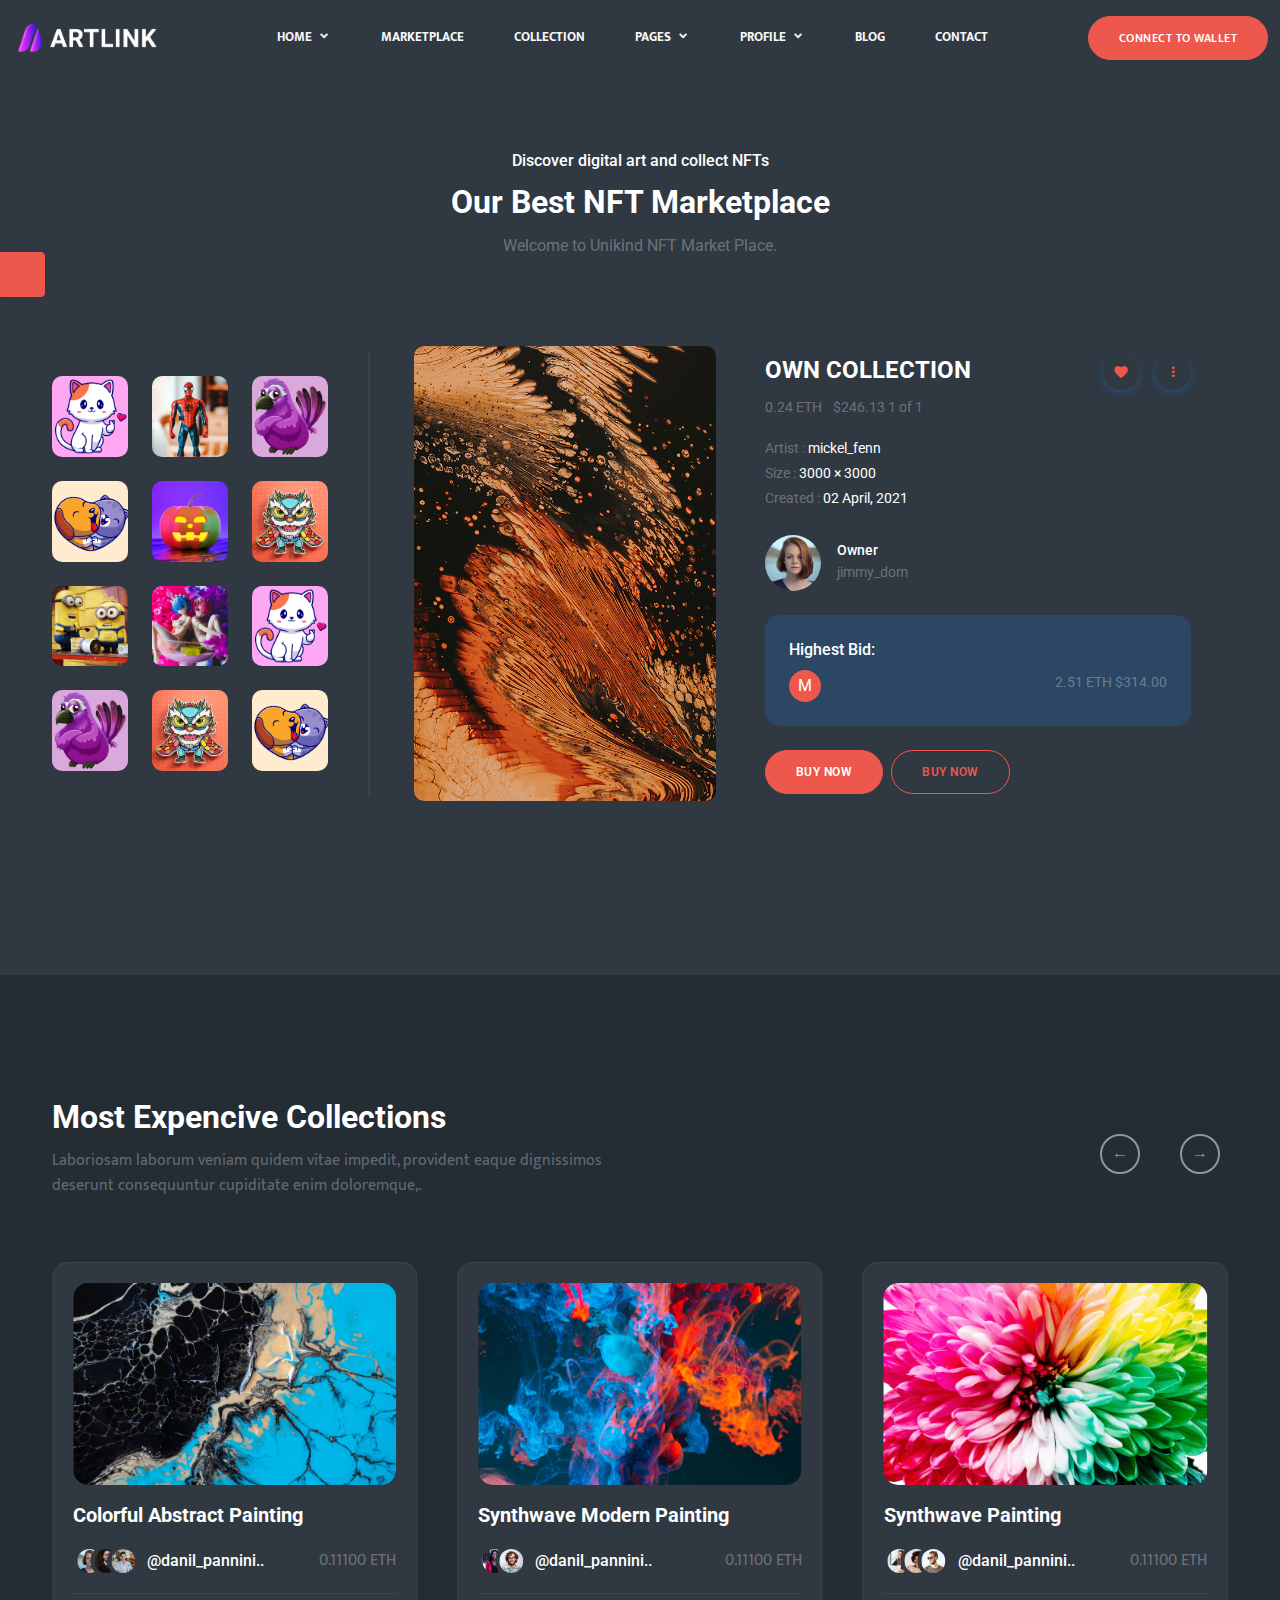
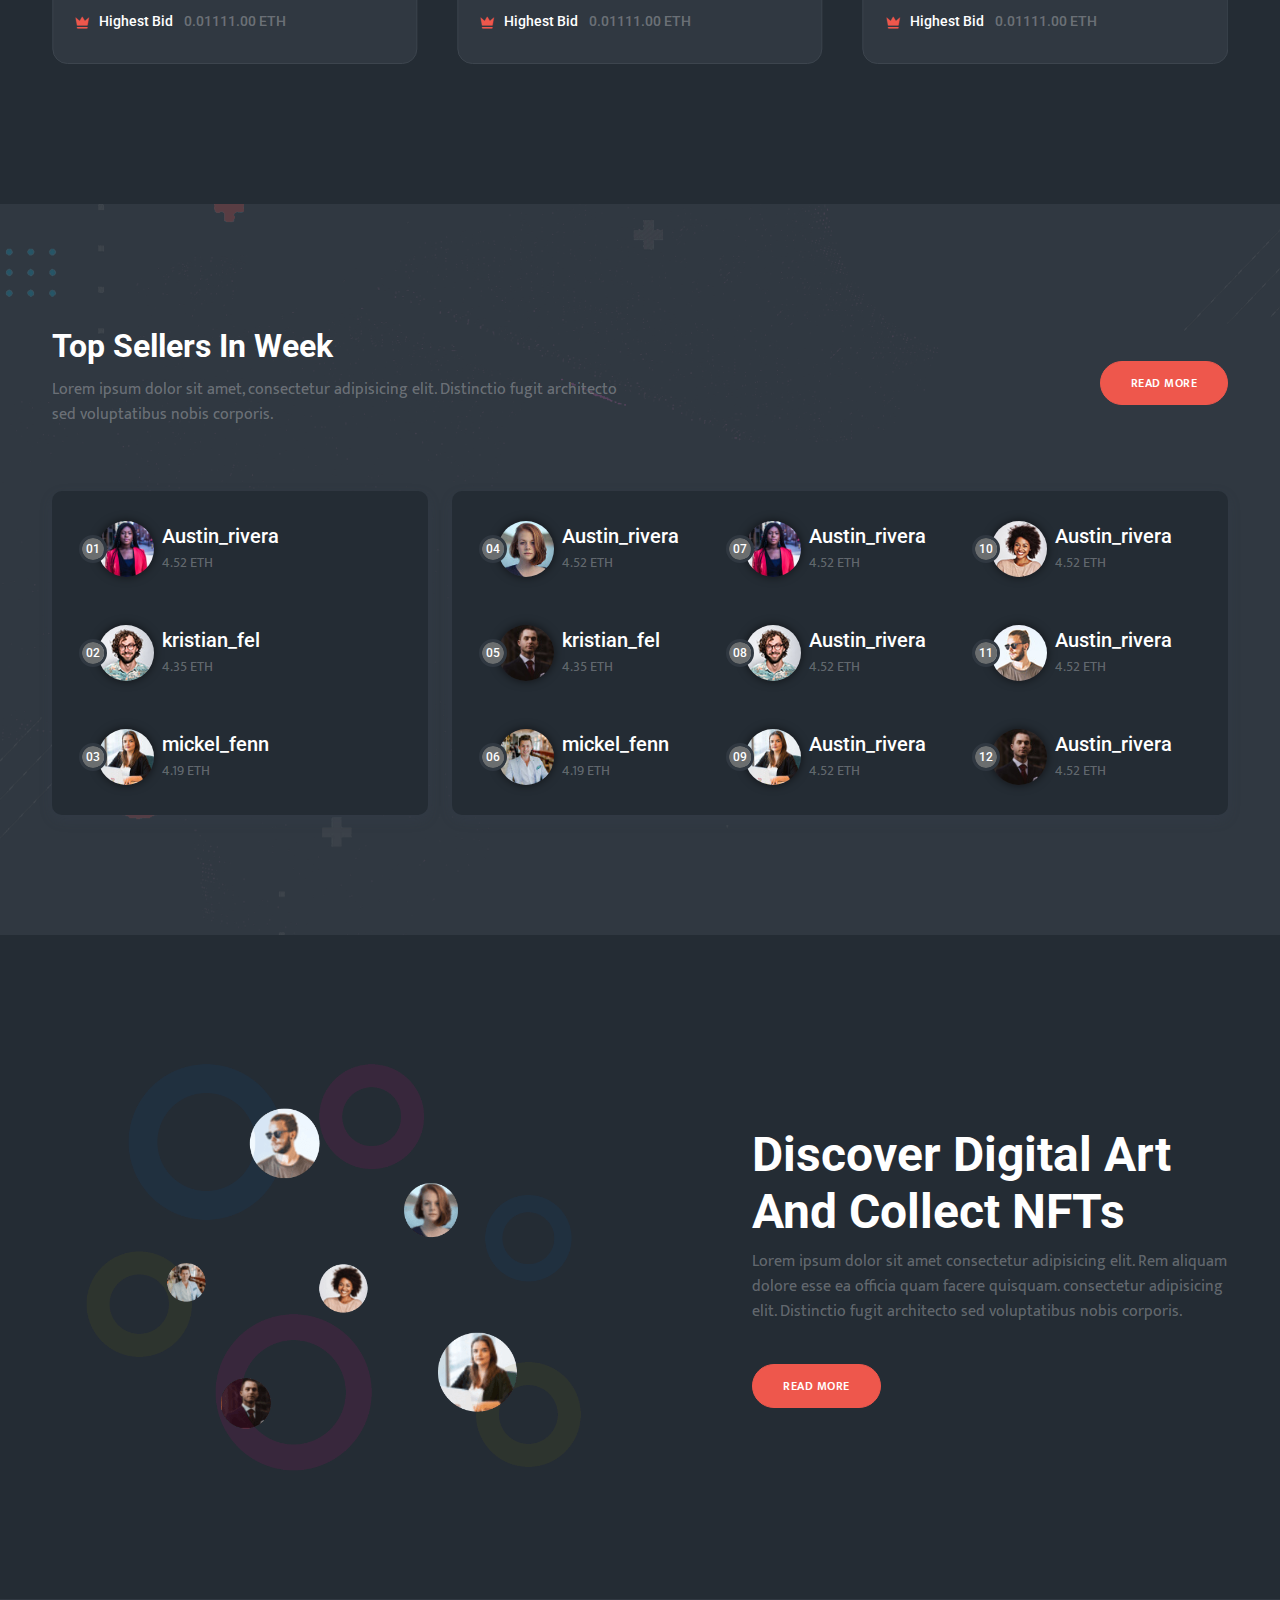
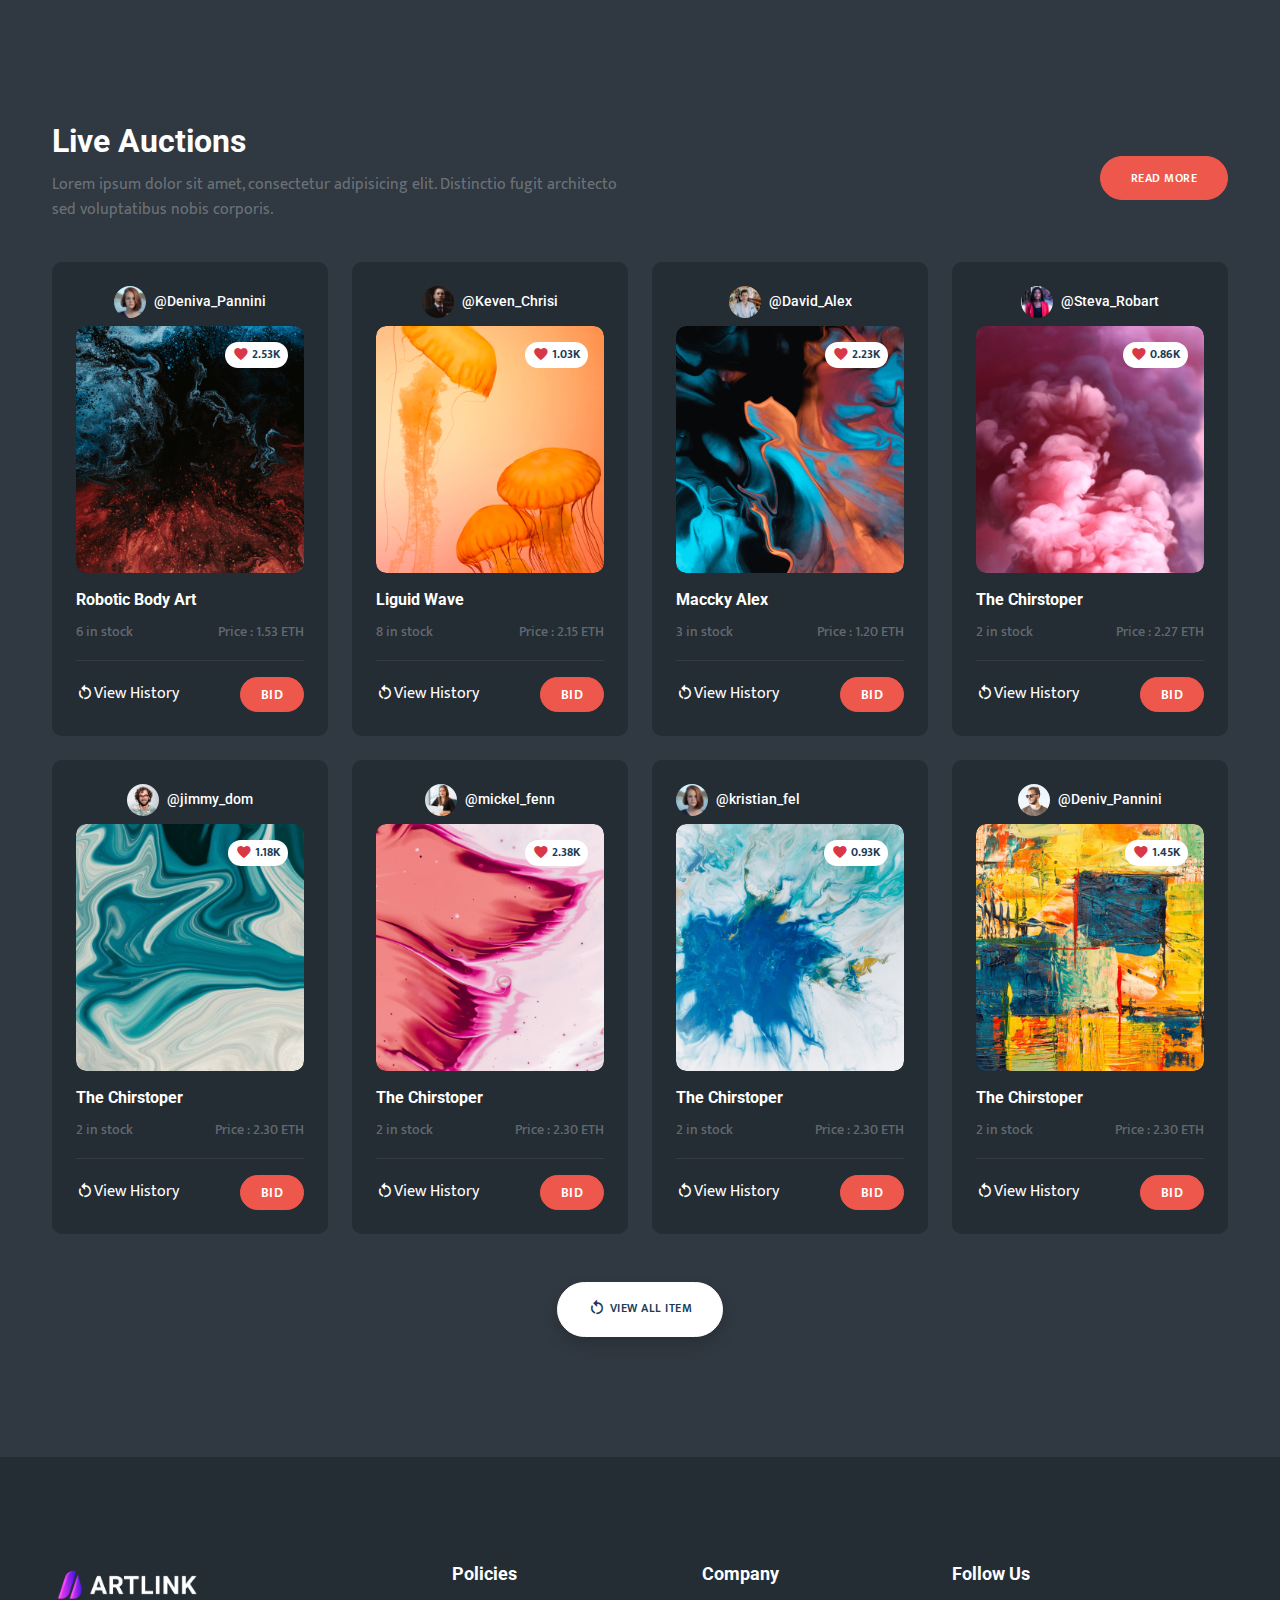
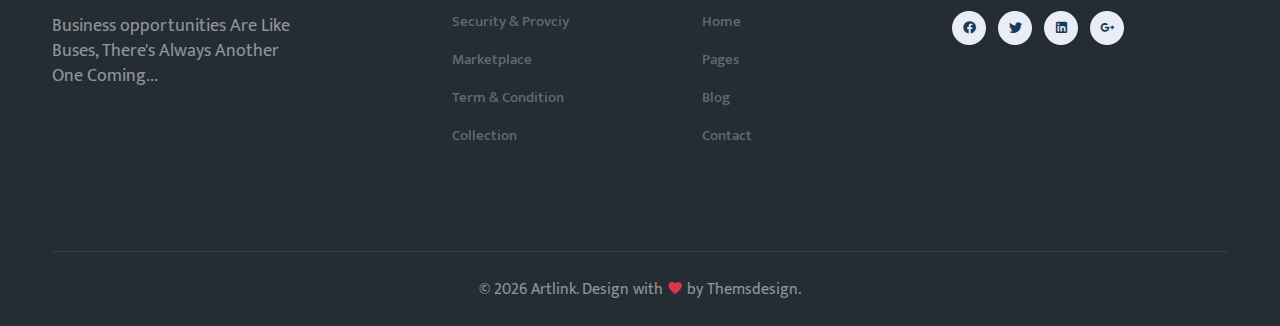
<file: index6.html>
<!DOCTYPE html>
<html lang="en">

<head>
    <meta charset="utf-8" />
    <title>Unikind|Market Place</title>
    <meta name="viewport" content="width=device-width, initial-scale=1.0">
    <meta name="description" content=" " />
    <meta name="keywords" content="" />
    <meta content="Pichforest" name="author" />

    <link rel="shortcut icon" href="images/favicon.ico">

    <!-- Bootstrap css -->
    <link rel="stylesheet" href="css/bootstrap.min.css" type="text/css" id="bootstrap-style" />

    <!-- Material Icon Css -->
    <link rel="stylesheet" href="css/materialdesignicons.min.css" type="text/css" />

    <!-- Unicon Css -->
    <link rel="stylesheet" href="https://unicons.iconscout.com/release/v4.0.0/css/line.css" />

    <!-- Swiper Css -->
    <link rel="stylesheet" href="css/tiny-slider.css" type="text/css" />

    <!-- Custom Css -->
    <link rel="stylesheet" href="css/style.min.css" type="text/css" />

</head>

<body data-bs-spy="scroll" data-bs-target="#navbar" data-bs-offset="71" data-layout-mode="dark">

    <!-- light-dark mode button -->
    <a href="javascript: void(0);" id="mode" class="mode-btn text-white rounded-end">
        <i class="uil uil-brightness mode-dark mx-auto"></i>
        <i class="uil uil-moon bx-spin mode-light"></i>
    </a>

     <!--Navbar Start-->
     <nav class="navbar navbar-expand-lg fixed-top sticky" id="navbar">
        <div class="container-fluid custom-container">
            <a class="navbar-brand logo f-30 text-dark fw-bold" href="index.html">
                <img src="images/logo-dark.png" class="logo-dark" alt="" height="40">
                <img src="images/logo-light.png" class="logo-light" alt="" height="40">
            </a>
            <div>
                <button class="navbar-toggler me-3" type="button" data-bs-toggle="collapse"
                    data-bs-target="#navbarCollapse" aria-controls="navbarCollapse" aria-label="Toggle navigation">
                    <i class="mdi mdi-menu"></i>
                </button>
            </div>
            <div class="collapse navbar-collapse" id="navbarCollapse">
                <ul class="navbar-nav mx-auto navbar-center">
                    <li class="nav-item dropdown dropdown-hover">
                        <a class="nav-link dropdown-toggle" href="index.html" id="homedrop" role="button"
                            data-bs-toggle="dropdown">
                            Home
                        </a>
                        <ul class="dropdown-menu dropdown-menu-center" aria-labelledby="homedrop">
                            <li><a class="dropdown-item" href="index.html"><i
                                        class="mdi mdi-home-outline f-20 me-2 align-middle"></i>Home Page 1</a></li>
                            <li><a class="dropdown-item" href="index-3.html"><i
                                        class="mdi mdi-home-modern f-20 me-2 align-middle"></i>Home Page 2</a></li>
                            <li><a class="dropdown-item" href="index-4.html"><i
                                        class="mdi mdi-home-variant f-20 me-2 align-middle"></i>Home Page 3</a></li>
                        </ul>
                    </li>

                    <li class="nav-item">
                        <a href="index-2.html" class="nav-link">Marketplace</a>
                    </li>

                    <li class="nav-item">
                        <a href="collection.html" class="nav-link">Collection</a>
                    </li>
                    <!--end dropdown-->

                    <li class="nav-item dropdown dropdown-hover">
                        <a class="nav-link dropdown-toggle" href="javascript:void(0)" id="pagedropdown" role="button"
                            data-bs-toggle="dropdown">
                            Pages
                        </a>

                        <div class="dropdown-menu dropmenu-width dropdown-menu-center">
                            <div class="row">
                                <ul class="col-lg-6 list-unstyled">
                                    <li><a class="dropdown-item" href="activity.html"><i
                                                class="mdi mdi-chart-line f-20 me-2 align-middle"></i>Activity</a></li>

                                    <li><a class="dropdown-item" href="item-details.html"><i
                                                class="mdi mdi-image-filter-frames f-20 me-2 align-middle"></i>Item
                                            Details</a></li>
                                    <li><a class="dropdown-item" href="post-detail.html"><i
                                                class="mdi mdi-image-filter-center-focus-weak f-20 me-2 align-middle"></i>Post
                                            Details</a></li>
                                    <li><a class="dropdown-item" href="newsletter.html"><i
                                                class="mdi mdi-email-open-outline f-20 me-2 align-middle"></i>Newsletter</a>
                                    </li>
                                    <li><a class="dropdown-item" href="creatore.html"><i
                                                class="mdi mdi-comment-account-outline f-20 me-2 align-middle"></i>Creatore</a>
                                    </li>
                                    <li><a class="dropdown-item" href="login.html"><i
                                                class="mdi mdi-account-outline f-20 me-2 align-middle"></i>Login</a></li>

                                    <li><a class="dropdown-item" href="register.html"><i
                                                class="mdi mdi-account-box-outline f-20 me-2 align-middle"></i>Register</a></li>

                                    <li><a class="dropdown-item" href="privacy.html"><i
                                                class="mdi mdi-lock-open-outline f-20 me-2 align-middle"></i>Privacy</a></li>

                                </ul>

                                <ul class="col-lg-6 list-unstyled">
                                    <li><a class="dropdown-item" href="wallet.html"><i
                                                class="mdi mdi-wallet-travel f-20 me-2 align-middle"></i>Connect Wallet</a>
                                    </li>

                                    <li><a class="dropdown-item" href="faq.html"><i
                                                class="mdi mdi-comment-question-outline f-20 me-2 align-middle"></i>Faq</a>
                                    </li>
                                    <li><a class="dropdown-item" href="submit-request.html"><i
                                                class="mdi mdi-check-circle-outline f-20 me-2 align-middle"></i>submit
                                            Reqeust</a></li>

                                    <li><a class="dropdown-item" href="chat.html"><i
                                                class="mdi mdi-message-text-outline f-20 me-2 align-middle"></i>Chat</a>
                                    </li>

                                    <li><a class="dropdown-item" href="artical.html"><i
                                                class="mdi mdi-comment-account-outline f-20 me-2 align-middle"></i>Artical</a>
                                    </li>

                                    <li><a class="dropdown-item" href="ranking.html"><i
                                                class="mdi mdi-numeric-1-box-outline f-20 me-2 align-middle"></i>Ranking</a></li>

                                    <li><a class="dropdown-item" href="404.html"><i
                                                class="mdi mdi-alert-outline f-20 me-2 align-middle"></i>404</a></li>

                                </ul>
                            </div>
                        </div>

                    </li>
                    <!--end dropdown-->


                    <li class="nav-item dropdown dropdown-hover">
                        <a class="nav-link dropdown-toggle" href="index.html" id="homedrop" role="button"
                            data-bs-toggle="dropdown">
                            Profile
                        </a>
                        <ul class="dropdown-menu dropdown-menu-center" aria-labelledby="homedrop">
                            <li><a class="dropdown-item" href="profile.html"><i
                                        class="mdi mdi-account-box-outline f-20 me-2 align-middle"></i>Profile</a></li>
                            <li><a class="dropdown-item" href="edit-profile.html"><i
                                        class="mdi mdi-account-edit f-20 me-2 align-middle"></i>Edit profile</a></li>
                        </ul>
                    </li>



                    <li class="nav-item">
                        <a href="blog.html" class="nav-link">Blog</a>
                    </li>
                    <!--end dropdown-->

                    <li class="nav-item">
                        <a href="contact.html" class="nav-link">Contact</a>
                    </li>
                    <!--end dropdown-->
                </ul>
                <!--end navbar-nav-->

                <a href="wallet.html" class="btn btn-primary">Connect to Wallet</a>

            </div>

        </div>
        <!--end container-->
    </nav>
    <!-- Navbar End -->

    <!-- start home -->
    <section class="home-4 section overflow-hidden" id="explore">
        <!-- start container -->
        <div class="container ">
            <div class="row justify-content-center">
                <div class="col-lg-8 ">
                    <div class="text-center pb-5 home-heading">
                        <h6 class="fw-semibold text-muted">Discover digital art and collect NFTs</h6>
                        <h2 class="fw-bold">Our Best  NFT Marketplace</h2>
                        <p class=" text-muted">Welcome to Unikind NFT Market Place.</p>
                    </div>
                </div>
            </div>

            <div class="row align-items-center">
                <div class="col-lg-3">
                    <div class="border-horizontal"></div>
                    <div class="home-image-gallery ">
                        <div class="row">
                            <div class="col-sm-4 ">
                                <div class="mt-4">
                                    <img src="images/blog-3/img-1.png" alt="" class="img-fluid">
                                </div>
                            </div>
                            <div class="col-sm-4">
                                <div class="mt-4">
                                    <img src="images/blog-3/img-2.png" alt="" class="img-fluid">
                                </div>
                            </div>
                            <div class="col-sm-4 ">
                                <div class="mt-4">
                                    <img src="images/blog-3/img-3.png" alt="" class="img-fluid">
                                </div>
                            </div>
                        </div>
                        <div class="row">
                            <div class="col-sm-4 ">
                                <div class="mt-4">
                                    <img src="images/blog-3/img-4.png" alt="" class="img-fluid">
                                </div>
                            </div>
                            <div class="col-sm-4 ">
                                <div class="mt-4">
                                    <img src="images/blog-3/img-5.png" alt="" class="img-fluid">
                                </div>
                            </div>
                            <div class="col-sm-4 ">
                                <div class="mt-4">
                                    <img src="images/blog-3/img-6.png" alt="" class="img-fluid">
                                </div>
                            </div>
                        </div>
                        <div class="row">
                            <div class="col-sm-4 ">
                                <div class="mt-4">
                                    <img src="images/blog-3/img-7.png" alt="" class="img-fluid">
                                </div>
                            </div>
                            <div class="col-sm-4 ">
                                <div class="mt-4">
                                    <img src="images/blog-3/img-8.png" alt="" class="img-fluid">
                                </div>
                            </div>
                            <div class="col-sm-4 ">
                                <div class="mt-4">
                                    <img src="images/blog-3/img-1.png" alt="" class="img-fluid">
                                </div>
                            </div>
                        </div>
                        <div class="row mb-0 mb-lg-4">
                            <div class="col-sm-4 ">
                                <div class="mt-4">
                                    <img src="images/blog-3/img-3.png" alt="" class="img-fluid">
                                </div>
                            </div>
                            <div class="col-sm-4 ">
                                <div class="mt-4">
                                    <img src="images/blog-3/img-6.png" alt="" class="img-fluid">
                                </div>
                            </div>
                            <div class="col-sm-4 ">
                                <div class="mt-4">
                                    <img src="images/blog-3/img-4.png" alt="" class="img-fluid">
                                </div>
                            </div>
                        </div>
                    </div>
                </div>
                <div class="col-lg-9">
                    <div class="row align-items-center">
                        <div class="col-lg-5 col-md-6 my-4 my-lg-0">
                            <div class="art-image p-lg-4">
                                <img src="images/img1.jpg" alt="" class="img-fluid">
                            </div>
                        </div>
                        <div class="col-md-6">
                            <div class="body-content">
                                <div class="d-flex">
                                    <div class="title">
                                        <h4 class="fw-bold text-uppercase">Own Collection</h4>
                                    </div>
                                    <div class="icon d-flex ms-auto">
                                        <div class="like">
                                            <a href=""><i class="mdi mdi-heart"></i></a>
                                        </div>
                                        <div class="menu ms-3">
                                            <div class="dropdown">
                                                <a href="" id="dropdownMenuButton1" data-bs-toggle="dropdown"
                                                    aria-expanded="false"><i class="mdi mdi-dots-vertical">
                                                    </i></a>
                                                <ul class="dropdown-menu" aria-labelledby="dropdownMenuButton1">
                                                    <li><a class="dropdown-item" href="#">Action</a></li>
                                                    <li><a class="dropdown-item" href="#">Another action</a></li>
                                                    <li><a class="dropdown-item" href="#">Something else here</a></li>
                                                </ul>
                                            </div>
                                        </div>
                                    </div>
                                </div>
                                <div class="text-content">
                                    <div class="small-title mb-3">
                                        <p class="f-14 fw-semibold">0.24 ETH <span class="text-muted ms-2">$246.13 1 of
                                                1</span></p>
                                    </div>
                                    <div class="info-list">
                                        <p class="f-14 text-muted fw-semibold mb-0">Artist : <span>mickel_fenn</span>
                                        </p>
                                        <p class="f-14 text-muted fw-semibold mb-0">Size : <span>3000 × 3000</span></p>
                                        <p class="f-14 text-muted fw-semibold">Created : <span>02 April, 2021</span></p>
                                    </div>
                                    <div class="profile mt-4">
                                        <div class="d-flex align-items-center">
                                            <div class="flex-shrink-0">
                                                <div class="avatar-md">
                                                    <img src="images/slider/user/img-1.jpg" alt=""
                                                        class="img-fluid rounded-circle">
                                                </div>
                                            </div>
                                            <div class="flex-grow-1 ms-3">
                                                <h6 class="f-14 text-muted mb-0">Owner</h6>
                                                <p class="f-14 mb-0 fw-semibold">jimmy_dom </p>
                                            </div>
                                        </div>
                                    </div>
                                    <div class="high-bid p-4 mt-4">
                                        <h6>Highest Bid:</h6>
                                        <div class="d-flex">
                                            <div class="avatar-xs bg-primary rounded-circle text-center text-white">M
                                            </div>
                                            <div class="text ms-auto">
                                                <p class="mb-0 f-14 fw-semibold">2.51 ETH $314.00</p>
                                            </div>
                                        </div>
                                    </div>
                                    <div class="d-flex mt-4">
                                        <button class="btn btn-primary rounded-pill">Buy now</button>
                                        <div class="ms-2">
                                            <button class="btn btn-outline-primary rounded-pill">Buy now</button>
                                        </div>
                                    </div>
                                </div>
                            </div>
                        </div>
                    </div>
                </div>
            </div>
        </div>
        <!-- end container -->
    </section>
    <!-- end home -->



    <!-- start slider-blog -->
    <section class=" blog-slider slider4 section bg-light" id="collections">
        <!-- start container -->
        <div class="container position-relative">
            <div class="row">
                <div class="col-lg-6">
                    <h2 class="fw-bold">Most Expencive Collections</h2>
                    <p class="text-muted">Laboriosam laborum veniam quidem vitae impedit, provident eaque dignissimos
                        deserunt consequuntur cupiditate enim doloremque,.</p>
                </div>
            </div>

            <div class="row">
                <div class="col-lg-12">
                    <div class="client-slider position-relative mt-5">
                        <div class="item">
                            <div class="card">
                                <div class="blog-slider-image position-relative">
                                    <img src="images/slider-blog-2/img-1.png" alt="" class="img-fluid">
                                </div>
                                <div class="mt-3">
                                    <h5 class="fw-bold">Colorful Abstract Painting</h5>

                                    <div class="d-flex align-items-center justify-content-start mt-3">
                                        <div class=" slider-content-image d-flex ">
                                            <div class="avatar-xs">
                                                <img src="images/slider/user/img-1.jpg" alt="" class="img-fluid">
                                            </div>

                                            <div class="avatar-xs top-child">
                                                <img src="images/slider/user/img-2.jpg" alt="" class="img-fluid">
                                            </div>

                                            <div class="avatar-xs top-child position-relative">
                                                <img src="images/slider/user/img-3.jpg" alt="" class="img-fluid">
                                            </div>
                                        </div>
                                        <div class="image-side-content">
                                            <h6 class="mb-0 ms-2 text-muted">@danil_pannini..</h6>
                                        </div>
                                        <div class="ms-auto">
                                            <p class="text-success mb-0 fw-semibold">0.11100 ETH</p>
                                        </div>
                                    </div>
                                    <hr class="my-3">

                                    <div class="blog-slider-footer">
                                        <h6 class="f-14"><i
                                                class="mdi mdi-crown f-18 text-primary me-2 align-middle"></i>Highest
                                            Bid <span class="text-muted ms-2">0.01111.00 ETH</span></h6>
                                    </div>
                                </div>
                            </div>
                        </div>
                        <!-- slider item -->

                        <div class="item">
                            <div class="card">
                                <div class="blog-slider-image position-relative">
                                    <img src="images/slider-blog-2/img-2.png" alt="" class="img-fluid">
                                </div>
                                <div class="mt-3">
                                    <h5 class="fw-bold">
                                        Synthwave Modern Painting</h5>

                                    <div class="d-flex align-items-center justify-content-start mt-3">
                                        <div class=" slider-content-image d-flex ">
                                            <div class="avatar-xs">
                                                <img src="images/slider/user/img-4.jpg" alt="" class="img-fluid">
                                            </div>

                                            <div class="avatar-xs top-child">
                                                <img src="images/slider/user/img-5.jpg" alt="" class="img-fluid">
                                            </div>

                                        </div>
                                        <div class="image-side-content">
                                            <h6 class="mb-0 ms-2 text-muted">@danil_pannini..</h6>
                                        </div>
                                        <div class="ms-auto">
                                            <p class="text-success mb-0 fw-semibold">0.11100 ETH</p>
                                        </div>
                                    </div>
                                    <hr class="my-3">

                                    <div class="blog-slider-footer">
                                        <h6 class="f-14"><i
                                                class="mdi mdi-crown f-18 text-primary me-2 align-middle"></i>Highest
                                            Bid <span class="text-muted ms-2">0.01111.00 ETH</span></h6>
                                    </div>
                                </div>
                            </div>
                        </div>
                        <!-- slider item -->

                        <div class="item">
                            <div class="card">
                                <div class="blog-slider-image position-relative">
                                    <img src="images/slider-blog-2/img-3.png" alt="" class="img-fluid">
                                </div>
                                <div class="mt-3">
                                    <h5 class="fw-bold">Synthwave Painting</h5>

                                    <div class="d-flex align-items-center justify-content-start mt-3">
                                        <div class=" slider-content-image d-flex ">
                                            <div class="avatar-xs">
                                                <img src="images/slider/user/img-6.jpg" alt="" class="img-fluid">
                                            </div>

                                            <div class="avatar-xs top-child">
                                                <img src="images/slider/user/img-7.jpg" alt="" class="img-fluid">
                                            </div>

                                            <div class="avatar-xs top-child position-relative">
                                                <img src="images/slider/user/img-8.jpg" alt="" class="img-fluid">
                                            </div>
                                        </div>
                                        <div class="image-side-content">
                                            <h6 class="mb-0 ms-2 text-muted">@danil_pannini..</h6>
                                        </div>
                                        <div class="ms-auto">
                                            <p class="text-success mb-0 fw-semibold">0.11100 ETH</p>
                                        </div>
                                    </div>
                                    <hr class="my-3">

                                    <div class="blog-slider-footer">
                                        <h6 class="f-14"><i
                                                class="mdi mdi-crown f-18 text-primary me-2 align-middle"></i>Highest
                                            Bid <span class="text-muted ms-2">0.01111.00 ETH</span></h6>
                                    </div>
                                </div>
                            </div>
                        </div>
                        <!-- slider item -->

                        <div class="item">
                            <div class="card">
                                <div class="blog-slider-image position-relative">
                                    <img src="images/slider-blog-2/img-4.png" alt="" class="img-fluid">
                                </div>
                                <div class="mt-3">
                                    <h5 class="fw-bold">Colorful Abstract Painting</h5>

                                    <div class="d-flex align-items-center justify-content-start mt-3">
                                        <div class=" slider-content-image d-flex ">
                                            <div class="avatar-xs">
                                                <img src="images/slider/user/img-5.jpg" alt="" class="img-fluid">
                                            </div>

                                            <div class="avatar-xs top-child">
                                                <img src="images/slider/user/img-4.jpg" alt="" class="img-fluid">
                                            </div>
                                        </div>
                                        <div class="image-side-content">
                                            <h6 class="mb-0 ms-2 text-muted">@danil_pannini..</h6>
                                        </div>
                                        <div class="ms-auto">
                                            <p class="text-success mb-0 fw-semibold">0.11100 ETH</p>
                                        </div>
                                    </div>
                                    <hr class="my-3">

                                    <div class="blog-slider-footer">
                                        <h6 class="f-14"><i
                                                class="mdi mdi-crown f-18 text-primary me-2 align-middle"></i>Highest
                                            Bid <span class="text-muted ms-2">0.01111.00 ETH</span></h6>
                                    </div>
                                </div>
                            </div>
                        </div>
                        <!-- slider item -->

                        <div class="item">
                            <div class="card">
                                <div class="blog-slider-image position-relative">
                                    <img src="images/slider-blog-2/img-5.png" alt="" class="img-fluid">
                                </div>
                                <div class="mt-3">
                                    <h5 class="fw-bold">Spider Eyes Modern Art</h5>

                                    <div class="d-flex align-items-center justify-content-start mt-3">
                                        <div class=" slider-content-image d-flex ">
                                            <div class="avatar-xs">
                                                <img src="images/slider/user/img-2.jpg" alt="" class="img-fluid">
                                            </div>

                                            <div class="avatar-xs top-child">
                                                <img src="images/slider/user/img-6.jpg" alt="" class="img-fluid">
                                            </div>

                                            <div class="avatar-xs top-child position-relative">
                                                <img src="images/slider/user/img-7.jpg" alt="" class="img-fluid">
                                            </div>

                                            <div class="avatar-xs top-child position-relative">
                                                <img src="images/slider/user/img-8.jpg" alt="" class="img-fluid">
                                            </div>
                                        </div>
                                        <div class="image-side-content">
                                            <h6 class="mb-0 ms-2 text-muted">@danil_pannini..</h6>
                                        </div>
                                        <div class="ms-auto">
                                            <p class="text-success mb-0 fw-semibold">0.11100 ETH</p>
                                        </div>
                                    </div>
                                    <hr class="my-3">

                                    <div class="blog-slider-footer">
                                        <h6 class="f-14"><i
                                                class="mdi mdi-crown f-18 text-primary me-2 align-middle"></i>Highest
                                            Bid <span class="text-muted ms-2">0.01111.00 ETH</span></h6>
                                    </div>
                                </div>
                            </div>
                        </div>
                        <!-- slider item -->
                    </div>
                    <!-- End slider -->
                </div>
            </div>

        </div>
        <!-- end container -->
    </section>
    <!-- end slider-blog -->



    <!-- start seller -->
    <section class="top-seller section" id="sellers" style="background-image: url(./images/cta-3.png);">
        <!-- start container -->
        <div class="container">
            <div class="row align-items-center">
                <div class="col-lg-6">
                    <h2 class="fw-bold">Top Sellers In Week</h2>
                    <p class="text-muted">Lorem ipsum dolor sit amet, consectetur adipisicing elit. Distinctio fugit
                        architecto sed voluptatibus nobis corporis.</p>
                </div>
                <div class="col-lg-6">
                    <div class="text-start text-lg-end">
                        <button class="btn btn-primary rounded-pill ">Read More</button>
                    </div>
                </div>
            </div>

            <div class="mt-5">
                <div class="row">
                    <div class="col-lg-4">
                        <div class="seller-box">
                            <div class="seller position-relative">
                                <div class="number text-center rounded-circle">
                                    <h6 class="text-white f-12">01</h6>
                                </div>
                                <div class="d-flex align-items-center">
                                    <div class="flex-shrink-0 ms-3">
                                        <div class="avatar-md rounded-circle">
                                            <img src="images/slider/user/img-4.jpg" alt="..."
                                                class="img-fluid rounded-circle  box-shadow-lg">
                                        </div>
                                    </div>
                                    <div class="flex-grow-1 ms-2">
                                        <h5 class="mb-0 f-15">Austin_rivera</h5>
                                        <p class="mb-0 f-14 fw-semibold text-muted">4.52 ETH</p>
                                    </div>
                                </div>
                            </div>
                            <div class="seller position-relative my-5">
                                <div class="number text-center rounded-circle">
                                    <h6 class="text-white f-12">02</h6>
                                </div>
                                <div class="d-flex align-items-center">
                                    <div class="flex-shrink-0 ms-3">
                                        <div class="avatar-md rounded-circle">
                                            <img src="images/slider/user/img-5.jpg" alt="..."
                                                class="img-fluid rounded-circle">
                                        </div>
                                    </div>
                                    <div class="flex-grow-1 ms-2">
                                        <h5 class="mb-0 f-15">kristian_fel</h5>
                                        <p class="mb-0 f-14 fw-semibold text-muted">4.35 ETH</p>
                                    </div>
                                </div>
                            </div>
                            <div class="seller position-relative">
                                <div class="number text-center rounded-circle">
                                    <h6 class="text-white f-12">03</h6>
                                </div>
                                <div class="d-flex align-items-center">
                                    <div class="flex-shrink-0 ms-3">
                                        <div class="avatar-md rounded-circle">
                                            <img src="images/slider/user/img-6.jpg" alt="..."
                                                class="img-fluid rounded-circle">
                                        </div>
                                    </div>
                                    <div class="flex-grow-1 ms-2">
                                        <h5 class="mb-0 f-15">mickel_fenn</h5>
                                        <p class="mb-0 f-14 fw-semibold text-muted">4.19 ETH</p>
                                    </div>
                                </div>
                            </div>
                        </div>
                    </div>

                    <div class="col-lg-8">
                        <div class="seller-box mt-4 mt-lg-0">
                            <div class="row">
                                <div class="col-lg-4">
                                    <div class="seller position-relative">
                                        <div class="number text-center rounded-circle">
                                            <h6 class="text-white f-12">04</h6>
                                        </div>
                                        <div class="d-flex align-items-center">
                                            <div class="flex-shrink-0 ms-3">
                                                <div class="avatar-md rounded-circle">
                                                    <img src="images/slider/user/img-1.jpg" alt="..."
                                                        class="img-fluid rounded-circle">
                                                </div>
                                            </div>
                                            <div class="flex-grow-1 ms-2">
                                                <h5 class="mb-0 f-15">Austin_rivera</h5>
                                                <p class="mb-0 f-14 fw-semibold text-muted">4.52 ETH</p>
                                            </div>
                                        </div>
                                    </div>
                                    <div class="seller-2 position-relative my-5">
                                        <div class="number text-center rounded-circle">
                                            <h6 class="text-white f-12">05</h6>
                                        </div>
                                        <div class="d-flex align-items-center">
                                            <div class="flex-shrink-0 ms-3">
                                                <div class="avatar-md rounded-circle">
                                                    <img src="images/slider/user/img-2.jpg" alt="..."
                                                        class="img-fluid rounded-circle">
                                                </div>
                                            </div>
                                            <div class="flex-grow-1 ms-2">
                                                <h5 class="mb-0 f-15">kristian_fel</h5>
                                                <p class="mb-0 f-14 fw-semibold text-muted">4.35 ETH</p>
                                            </div>
                                        </div>
                                    </div>
                                    <div class="seller-3 position-relative">
                                        <div class="number text-center rounded-circle">
                                            <h6 class="text-white f-12">06</h6>
                                        </div>
                                        <div class="d-flex align-items-center">
                                            <div class="flex-shrink-0 ms-3">
                                                <div class="avatar-md rounded-circle">
                                                    <img src="images/slider/user/img-3.jpg" alt="..."
                                                        class="img-fluid rounded-circle">
                                                </div>
                                            </div>
                                            <div class="flex-grow-1 ms-2">
                                                <h5 class="mb-0 f-15">mickel_fenn</h5>
                                                <p class="mb-0 f-14 fw-semibold text-muted">4.19 ETH</p>
                                            </div>
                                        </div>
                                    </div>
                                </div>
                                <div class="col-lg-4">
                                    <div class="seller-1 position-relative mt-5 mt-lg-0">
                                        <div class="number text-center rounded-circle">
                                            <h6 class="text-white f-12">07</h6>
                                        </div>
                                        <div class="d-flex align-items-center">
                                            <div class="flex-shrink-0 ms-3">
                                                <div class="avatar-md rounded-circle">
                                                    <img src="images/slider/user/img-4.jpg" alt="..."
                                                        class="img-fluid rounded-circle">
                                                </div>
                                            </div>
                                            <div class="flex-grow-1 ms-2">
                                                <h5 class="mb-0 f-15">Austin_rivera</h5>
                                                <p class="mb-0 f-14 fw-semibold text-muted">4.52 ETH</p>
                                            </div>
                                        </div>
                                    </div>
                                    <div class="seller-1 position-relative my-5">
                                        <div class="number text-center rounded-circle">
                                            <h6 class="text-white f-12">08</h6>
                                        </div>
                                        <div class="d-flex align-items-center">
                                            <div class="flex-shrink-0 ms-3">
                                                <div class="avatar-md rounded-circle">
                                                    <img src="images/slider/user/img-5.jpg" alt="..."
                                                        class="img-fluid rounded-circle">
                                                </div>
                                            </div>
                                            <div class="flex-grow-1 ms-2">
                                                <h5 class="mb-0 f-15">Austin_rivera</h5>
                                                <p class="mb-0 f-14 fw-semibold text-muted">4.52 ETH</p>
                                            </div>
                                        </div>
                                    </div>
                                    <div class="seller-1 position-relative">
                                        <div class="number text-center rounded-circle">
                                            <h6 class="text-white f-12">09</h6>
                                        </div>
                                        <div class="d-flex align-items-center">
                                            <div class="flex-shrink-0 ms-3">
                                                <div class="avatar-md rounded-circle">
                                                    <img src="images/slider/user/img-6.jpg" alt="..."
                                                        class="img-fluid rounded-circle">
                                                </div>
                                            </div>
                                            <div class="flex-grow-1 ms-2">
                                                <h5 class="mb-0 f-15">Austin_rivera</h5>
                                                <p class="mb-0 f-14 fw-semibold text-muted">4.52 ETH</p>
                                            </div>
                                        </div>
                                    </div>
                                </div>
                                <div class="col-lg-4">
                                    <div class="seller-1 position-relative mt-5 mt-lg-0">
                                        <div class="number text-center rounded-circle">
                                            <h6 class="text-white f-12">10</h6>
                                        </div>
                                        <div class="d-flex align-items-center">
                                            <div class="flex-shrink-0 ms-3">
                                                <div class="avatar-md rounded-circle">
                                                    <img src="images/slider/user/img-7.jpg" alt="..."
                                                        class="img-fluid rounded-circle">
                                                </div>
                                            </div>
                                            <div class="flex-grow-1 ms-2">
                                                <h5 class="mb-0 f-15">Austin_rivera</h5>
                                                <p class="mb-0 f-14 fw-semibold text-muted">4.52 ETH</p>
                                            </div>
                                        </div>
                                    </div>
                                    <div class="seller-1 position-relative my-5">
                                        <div class="number text-center rounded-circle">
                                            <h6 class="text-white f-12">11</h6>
                                        </div>
                                        <div class="d-flex align-items-center">
                                            <div class="flex-shrink-0 ms-3">
                                                <div class="avatar-md rounded-circle">
                                                    <img src="images/slider/user/img-8.jpg" alt="..."
                                                        class="img-fluid rounded-circle">
                                                </div>
                                            </div>
                                            <div class="flex-grow-1 ms-2">
                                                <h5 class="mb-0 f-15">Austin_rivera</h5>
                                                <p class="mb-0 f-14 fw-semibold text-muted">4.52 ETH</p>
                                            </div>
                                        </div>
                                    </div>
                                    <div class="seller-1 position-relative">
                                        <div class="number text-center rounded-circle">
                                            <h6 class="text-white f-12">12</h6>
                                        </div>
                                        <div class="d-flex align-items-center">
                                            <div class="flex-shrink-0 ms-3">
                                                <div class="avatar-md rounded-circle">
                                                    <img src="images/slider/user/img-2.jpg" alt="..."
                                                        class="img-fluid rounded-circle">
                                                </div>
                                            </div>
                                            <div class="flex-grow-1 ms-2">
                                                <h5 class="mb-0 f-15">Austin_rivera</h5>
                                                <p class="mb-0 f-14 fw-semibold text-muted">4.52 ETH</p>
                                            </div>
                                        </div>
                                    </div>
                                </div>
                            </div>

                        </div>


                    </div>
                </div>
            </div>
        </div>
        <!-- end container -->
    </section>
    <!-- end seller -->


    <!-- start cta -->
    <section class="section cta-3 bg-light" id="auctions">
        <!-- start container -->
        <div class="container">
            <div class="row align-items-center">
                <div class="col-lg-6">
                    <img src="images/cta-2.png" alt="" class="img-fluid">
                </div>
                <div class="col-lg-5 offset-lg-1">
                    <h1 class="fw-bold display-5">Discover Digital Art And Collect NFTs</h1>
                    <p class="text-muted">Lorem ipsum dolor sit amet consectetur adipisicing elit. Rem aliquam <br>
                        dolore esse ea officia quam facere quisquam. consectetur adipisicing elit. Distinctio fugit
                        architecto sed voluptatibus nobis corporis.</p>
                    <button class="btn btn-primary rounded-pill mt-4">Read more</button>
                </div>
            </div>
        </div>
        <!-- end container -->
    </section>
    <!-- end cta -->



    <!-- start blog -->
    <section class="section blog-4">
        <!-- start container -->
        <div class="container">
            <div class="row align-items-center">
                <div class="col-lg-6">
                    <h2 class="fw-bold">Live Auctions</h2>
                    <p class="text-muted">Lorem ipsum dolor sit amet, consectetur adipisicing elit. Distinctio fugit
                        architecto sed voluptatibus nobis corporis.</p>
                </div>
                <div class="col-lg-6">
                    <div class="text-start text-lg-end">
                        <button class="btn btn-primary rounded-pill ">Read More</button>
                    </div>
                </div>
            </div>
            <div class="row">
                <div class="col-lg-3 mt-4">
                    <div class="tab-content p-4 border-0">
                        <div class="header d-flex align-items-center justify-content-center">
                            <div class="avatar-xs">
                                <img src="images/slider/user/img-1.jpg" alt="" class="img-fluid rounded-circle">
                            </div>
                            <h6 class="mb-0 ms-2 fw-semibold text-muted f-14">@Deniva_Pannini</h6>
                        </div>
                        <div class="card-image mt-2 position-relative">
                            <img src="images/explore/img-1.png" alt="" class="img-fluid">
                            <div class="position-absolute top-0 end-0 me-3 mt-3">
                                <span class="badge rounded-pill bg-white text-dark">
                                    <i class="mdi mdi-heart text-danger align-middle f-16"></i> 2.53K
                                </span>
                            </div>
                        </div>
                        <div class="body-content mt-3">
                            <h6 class="fw-bold">Robotic Body Art</h6>
                            <div class="d-flex">
                                <p class="text-muted">6 in stock</p>
                                <p class="ms-auto text-muted">Price : <span class="text-success">1.53
                                        ETH</span></p>
                            </div>
                            <hr>
                            <div class="d-flex mt-3 align-items-center">
                                <div class="history f-15">
                                    <i class="mdi mdi-restart align-middle f-18"></i>View History
                                </div>
                                <div class="bid-button ms-auto">
                                    <button class="btn btn-sm btn-primary rounded-pill">Bid</button>
                                </div>
                            </div>
                        </div>
                    </div>
                </div>
                <div class="col-lg-3 mt-4">
                    <div class="tab-content p-4 border-0">
                        <div class="header d-flex align-items-center justify-content-center">
                            <div class="avatar-xs">
                                <img src="images/slider/user/img-2.jpg" alt="" class="img-fluid rounded-circle">
                            </div>
                            <h6 class="mb-0 ms-2 fw-semibold text-muted f-14">@Keven_Chrisi</h6>
                        </div>
                        <div class="card-image mt-2 position-relative">
                            <img src="images/explore/img-2.png" alt="" class="img-fluid">
                            <div class="position-absolute top-0 end-0 me-3 mt-3">
                                <span class="badge rounded-pill bg-white text-dark">
                                    <i class="mdi mdi-heart text-danger align-middle f-16"></i> 1.03K
                                </span>
                            </div>
                        </div>
                        <div class="body-content mt-3">
                            <h6 class="fw-bold">Liguid Wave</h6>
                            <div class="d-flex">
                                <p class="text-muted">8 in stock</p>
                                <p class="ms-auto text-muted">Price : <span class="text-success">2.15
                                        ETH</span></p>
                            </div>
                            <hr>
                            <div class="d-flex mt-3 align-items-center">
                                <div class="history f-15">
                                    <i class="mdi mdi-restart align-middle f-18"></i>View History
                                </div>
                                <div class="bid-button ms-auto">
                                    <button class="btn btn-sm btn-primary rounded-pill">Bid</button>
                                </div>
                            </div>
                        </div>
                    </div>
                </div>
                <div class="col-lg-3 mt-4">
                    <div class="tab-content p-4 border-0">
                        <div class="header d-flex align-items-center justify-content-center">
                            <div class="avatar-xs">
                                <img src="images/slider/user/img-3.jpg" alt="" class="img-fluid rounded-circle">
                            </div>
                            <h6 class="mb-0 ms-2 fw-semibold text-muted f-14">@David_Alex</h6>
                        </div>
                        <div class="card-image mt-2 position-relative">
                            <img src="images/explore/img-3.png" alt="" class="img-fluid">
                            <div class="position-absolute top-0 end-0 me-3 mt-3">
                                <span class="badge rounded-pill bg-white text-dark">
                                    <i class="mdi mdi-heart text-danger align-middle f-16"></i> 2.23K
                                </span>
                            </div>
                        </div>
                        <div class="body-content mt-3">
                            <h6 class="fw-bold">Maccky Alex</h6>
                            <div class="d-flex">
                                <p class="text-muted">3 in stock</p>
                                <p class="ms-auto text-muted">Price : <span class="text-success">1.20
                                        ETH</span></p>
                            </div>
                            <hr>
                            <div class="d-flex mt-3 align-items-center">
                                <div class="history f-15">
                                    <i class="mdi mdi-restart align-middle f-18"></i>View History
                                </div>
                                <div class="bid-button ms-auto">
                                    <button class="btn btn-sm btn-primary rounded-pill">Bid</button>
                                </div>
                            </div>
                        </div>
                    </div>
                </div>
                <div class="col-lg-3 mt-4">
                    <div class="tab-content p-4 border-0">
                        <div class="header d-flex align-items-center justify-content-center">
                            <div class="avatar-xs">
                                <img src="images/slider/user/img-4.jpg" alt="" class="img-fluid rounded-circle">
                            </div>
                            <h6 class="mb-0 ms-2 fw-semibold text-muted f-14">@Steva_Robart</h6>
                        </div>
                        <div class="card-image mt-2 position-relative">
                            <img src="images/explore/img-4.png" alt="" class="img-fluid">
                            <div class="position-absolute top-0 end-0 me-3 mt-3">
                                <span class="badge rounded-pill bg-white text-dark">
                                    <i class="mdi mdi-heart text-danger align-middle f-16"></i> 0.86K
                                </span>
                            </div>
                        </div>
                        <div class="body-content mt-3">
                            <h6 class="fw-bold">The Chirstoper</h6>
                            <div class="d-flex">
                                <p class="text-muted">2 in stock</p>
                                <p class="ms-auto text-muted">Price : <span class="text-success">2.27
                                        ETH</span></p>
                            </div>
                            <hr>
                            <div class="d-flex mt-3 align-items-center">
                                <div class="history f-15">
                                    <i class="mdi mdi-restart align-middle f-18"></i>View History
                                </div>
                                <div class="bid-button ms-auto">
                                    <button class="btn btn-sm btn-primary rounded-pill">Bid</button>
                                </div>
                            </div>
                        </div>
                    </div>
                </div>
                <div class="col-lg-3 mt-4">
                    <div class="tab-content p-4 border-0">
                        <div class="header d-flex align-items-center justify-content-center">
                            <div class="avatar-xs">
                                <img src="images/slider/user/img-5.jpg" alt="" class="img-fluid rounded-circle">
                            </div>
                            <h6 class="mb-0 ms-2 fw-semibold text-muted f-14">@jimmy_dom</h6>
                        </div>
                        <div class="card-image mt-2 position-relative">
                            <img src="images/explore/img-5.png" alt="" class="img-fluid">
                            <div class="position-absolute top-0 end-0 me-3 mt-3">
                                <span class="badge rounded-pill bg-white text-dark">
                                    <i class="mdi mdi-heart text-danger align-middle f-16"></i> 1.18K
                                </span>
                            </div>
                        </div>
                        <div class="body-content mt-3">
                            <h6 class="fw-bold">The Chirstoper</h6>
                            <div class="d-flex">
                                <p class="text-muted">2 in stock</p>
                                <p class="ms-auto text-muted">Price : <span class="text-success">2.30
                                        ETH</span></p>
                            </div>
                            <hr>
                            <div class="d-flex mt-3 align-items-center">
                                <div class="history f-15">
                                    <i class="mdi mdi-restart align-middle f-18"></i>View History
                                </div>
                                <div class="bid-button ms-auto">
                                    <button class="btn btn-sm btn-primary rounded-pill">Bid</button>
                                </div>
                            </div>
                        </div>
                    </div>
                </div>
                <div class="col-lg-3 mt-4">
                    <div class="tab-content p-4 border-0">
                        <div class="header d-flex align-items-center justify-content-center">
                            <div class="avatar-xs">
                                <img src="images/slider/user/img-6.jpg" alt="" class="img-fluid rounded-circle">
                            </div>
                            <h6 class="mb-0 ms-2 fw-semibold text-muted f-14">@mickel_fenn</h6>
                        </div>
                        <div class="card-image mt-2 position-relative">
                            <img src="images/explore/img-6.png" alt="" class="img-fluid">
                            <div class="position-absolute top-0 end-0 me-3 mt-3">
                                <span class="badge rounded-pill bg-white text-dark">
                                    <i class="mdi mdi-heart text-danger align-middle f-16"></i> 2.38K
                                </span>
                            </div>
                        </div>
                        <div class="body-content mt-3">
                            <h6 class="fw-bold">The Chirstoper</h6>
                            <div class="d-flex">
                                <p class="text-muted">2 in stock</p>
                                <p class="ms-auto text-muted">Price : <span class="text-success">2.30
                                        ETH</span></p>
                            </div>
                            <hr>
                            <div class="d-flex mt-3 align-items-center">
                                <div class="history f-15">
                                    <i class="mdi mdi-restart align-middle f-18"></i>View History
                                </div>
                                <div class="bid-button ms-auto">
                                    <button class="btn btn-sm btn-primary rounded-pill">Bid</button>
                                </div>
                            </div>
                        </div>
                    </div>
                </div>
                <div class="col-lg-3 mt-4">
                    <div class="tab-content p-4 border-0">
                        <div class="header d-flex align-items-center justify-content-start">
                            <div class="avatar-xs">
                                <img src="images/slider/user/img-1.jpg" alt="" class="img-fluid rounded-circle">
                            </div>
                            <h6 class="mb-0 ms-2 fw-semibold text-muted f-14">
                                @kristian_fel</h6>
                        </div>
                        <div class="card-image mt-2 position-relative">
                            <img src="images/explore/img-7.png" alt="" class="img-fluid">
                            <div class="position-absolute top-0 end-0 me-3 mt-3">
                                <span class="badge rounded-pill bg-white text-dark">
                                    <i class="mdi mdi-heart text-danger align-middle f-16"></i> 0.93K
                                </span>
                            </div>
                        </div>
                        <div class="body-content mt-3">
                            <h6 class="fw-bold">The Chirstoper</h6>
                            <div class="d-flex">
                                <p class="text-muted">2 in stock</p>
                                <p class="ms-auto text-muted">Price : <span class="text-success">2.30
                                        ETH</span></p>
                            </div>
                            <hr>
                            <div class="d-flex mt-3 align-items-center">
                                <div class="history f-15">
                                    <i class="mdi mdi-restart align-middle f-18"></i>View History
                                </div>
                                <div class="bid-button ms-auto">
                                    <button class="btn btn-sm btn-primary rounded-pill">Bid</button>
                                </div>
                            </div>
                        </div>
                    </div>
                </div>
                <div class="col-lg-3 mt-4">
                    <div class="tab-content p-4 border-0">
                        <div class="header d-flex align-items-center justify-content-center">
                            <div class="avatar-xs">
                                <img src="images/slider/user/img-8.jpg" alt="" class="img-fluid rounded-circle">
                            </div>
                            <h6 class="mb-0 ms-2 fw-semibold text-muted f-14">@Deniv_Pannini</h6>
                        </div>
                        <div class="card-image mt-2 position-relative">
                            <img src="images/explore/img-8.png" alt="" class="img-fluid">
                            <div class="position-absolute top-0 end-0 me-3 mt-3">
                                <span class="badge rounded-pill bg-white text-dark">
                                    <i class="mdi mdi-heart text-danger align-middle f-16"></i> 1.45K
                                </span>
                            </div>
                        </div>
                        <div class="body-content mt-3">
                            <h6 class="fw-bold">The Chirstoper</h6>
                            <div class="d-flex">
                                <p class="text-muted">2 in stock</p>
                                <p class="ms-auto text-muted">Price : <span class="text-success">2.30
                                        ETH</span></p>
                            </div>
                            <hr>
                            <div class="d-flex mt-3 align-items-center">
                                <div class="history f-15">
                                    <i class="mdi mdi-restart align-middle f-18"></i>View History
                                </div>
                                <div class="bid-button ms-auto">
                                    <button class="btn btn-sm btn-primary rounded-pill">Bid</button>
                                </div>
                            </div>
                        </div>
                    </div>
                </div>

                <div class="mt-5">
                    <div class="col-lg-12">
                        <div class="text-center">
                            <button class="btn btn-white text-dark shadow rounded-pill"><i
                                    class="mdi mdi-restart f-18 align-middle"></i> View All Item</button>
                        </div>
                    </div>
                </div>
            </div>
        </div>
        <!-- end container -->
    </section>
    <!-- end blog -->



     <!-- start footer -->
     <section class="footer">
        <div class="container">
            <div class="top-footer">
                <div class="row">
                    <div class="col-lg-4">
                        <div class="footer-info mt-4">
                            <!-- <img src="images/inner-image/logo-dark.png" alt="" height="22"> -->
                            <a class="logo f-30 text-dark fw-bold" href="index.html">
                                <img src="images/logo-dark.png" class="logo-dark" alt="" height="40">
                                <img src="images/logo-light.png" class="logo-light" alt="" height="40">
                            </a>
                            <p class="f-18 mt-2 text-muted">
                                Business opportunities Are Like <br>
                                Buses, There's Always Another <br>
                                One Coming...
                            </p>
                        </div>
                    </div>

                    <div class="col-lg-5">
                        <div class="row">

                            <div class="col-lg-6">
                                <div class="mt-4">
                                    <h5 class="f-18 fw-bold">Policies</h5>
                                    <ul class="list-unstyled footer-link mt-3">
                                        <li><a href="">Security & Provciy</a></li>
                                        <li><a href="">Marketplace</a></li>
                                        <li><a href="">Term & Condition</a></li>
                                        <li><a href="">Collection</a></li>
                                    </ul>
                                </div>
                            </div>

                            <div class="col-lg-6">
                                <div class="mt-4">
                                    <h5 class="f-18 fw-bold">Company</h5>
                                    <ul class="list-unstyled footer-link mt-3">
                                        <li><a href="index.html">Home</a></li>
                                        <li><a href="activity.html">Pages</a></li>
                                        <li><a href="blog.html">Blog</a></li>
                                        <li><a href="contact.html">Contact</a></li>
                                    </ul>
                                </div>
                            </div>
                        </div>
                    </div>

                    <div class="col-lg-3">
                        <div class="mt-4 pl-0 pl-lg-4">
                            <h5 class="f-18 fw-bold">Follow Us</h5>
                            <ul class="list-inline social-icons-list pt-3">
                                <li class="list-inline-item">
                                    <a href="#"><i class="mdi mdi-facebook"></i></a>
                                </li>
                                <li class="list-inline-item">
                                    <a href="#"><i class="mdi mdi-twitter"></i></a>
                                </li>
                                <li class="list-inline-item">
                                    <a href="#"><i class="mdi mdi-linkedin"></i></a>
                                </li>
                                <li class="list-inline-item">
                                    <a href="#"><i class="mdi mdi-google-plus"></i></a>
                                </li>
                            </ul>
                        </div>
                    </div>
                </div>
            </div>


            <hr>

            <div class="row">
                <div class="col-12">
                    <div class="text-center">
                        <p class="my-4 text-muted">©
                            <script>document.write(new Date().getFullYear())</script> Artlink. Design with <i
                                class="mdi mdi-heart text-danger"></i> by <a href="https://themesdesign.in/"
                                target="_blank" class="text-reset">Themsdesign</a>.
                        </p>
                    </div>
                </div>
            </div>
        </div>
    </section>
    <!-- end footer -->






    <!--Bootstrap Js-->
    <script src="js/bootstrap.bundle.min.js"></script>

    <!-- Swiper Js -->
    <script src="js/tiny-slider.js"></script>

    <!-- counter -->
    <script src="js/counter.init.js"></script>

    <!-- App Js -->
    <script src="js/app.js"></script>

    <script>
        var slider = tns({
            container: '.client-slider',
            loop: true,
            autoplay: true,
            mouseDrag: true,
            navPosition: "bottom",
            nav: false,
            controls: false,
            autoplayTimeout: 4000,
            speed: 900,
            gutter: 40,
            animateIn: "fadeIn",
            animateOut: "fadeOut",
            controlsText: ['&#8592;', '&#8594;'],
            autoplayButtonOutput: false,
            responsive: {

                992: {
                    gutter: 40,
                    items: 3
                },

                576: {
                    controls: true,
                }

            }
        });

    </script>

</body>

</html>
</file>
<file: css/tiny-slider.css>
.tns-outer{padding:0 !important}.tns-outer [hidden]{display:none !important}.tns-outer [aria-controls],.tns-outer [data-action]{cursor:pointer}.tns-slider{-webkit-transition:all 0s;-moz-transition:all 0s;transition:all 0s}.tns-slider>.tns-item{-webkit-box-sizing:border-box;-moz-box-sizing:border-box;box-sizing:border-box}.tns-horizontal.tns-subpixel{white-space:nowrap}.tns-horizontal.tns-subpixel>.tns-item{display:inline-block;vertical-align:top;white-space:normal}.tns-horizontal.tns-no-subpixel:after{content:'';display:table;clear:both}.tns-horizontal.tns-no-subpixel>.tns-item{float:left}.tns-horizontal.tns-carousel.tns-no-subpixel>.tns-item{margin-right:-100%}.tns-no-calc{position:relative;left:0}.tns-gallery{position:relative;left:0;min-height:1px}.tns-gallery>.tns-item{position:absolute;left:-100%;-webkit-transition:transform 0s, opacity 0s;-moz-transition:transform 0s, opacity 0s;transition:transform 0s, opacity 0s}.tns-gallery>.tns-slide-active{position:relative;left:auto !important}.tns-gallery>.tns-moving{-webkit-transition:all 0.25s;-moz-transition:all 0.25s;transition:all 0.25s}.tns-autowidth{display:inline-block}.tns-lazy-img{-webkit-transition:opacity 0.6s;-moz-transition:opacity 0.6s;transition:opacity 0.6s;opacity:0.6}.tns-lazy-img.tns-complete{opacity:1}.tns-ah{-webkit-transition:height 0s;-moz-transition:height 0s;transition:height 0s}.tns-ovh{overflow:hidden}.tns-visually-hidden{position:absolute;left:-10000em}.tns-transparent{opacity:0;visibility:hidden}.tns-fadeIn{opacity:1;filter:alpha(opacity=100);z-index:0}.tns-normal,.tns-fadeOut{opacity:0;filter:alpha(opacity=0);z-index:-1}.tns-vpfix{white-space:nowrap}.tns-vpfix>div,.tns-vpfix>li{display:inline-block}.tns-t-subp2{margin:0 auto;width:310px;position:relative;height:10px;overflow:hidden}.tns-t-ct{width:2333.3333333%;width:-webkit-calc(100% * 70 / 3);width:-moz-calc(100% * 70 / 3);width:calc(100% * 70 / 3);position:absolute;right:0}.tns-t-ct:after{content:'';display:table;clear:both}.tns-t-ct>div{width:1.4285714%;width:-webkit-calc(100% / 70);width:-moz-calc(100% / 70);width:calc(100% / 70);height:10px;float:left}

/*# sourceMappingURL=sourcemaps/tiny-slider.css.map */
</file>
<file: css/style.min.css>
﻿@import"https://fonts.googleapis.com/css2?family=Roboto:ital,wght@0,300;0,400;0,500;0,700;0,900;1,400;1,500&display=swap";@import"https://fonts.googleapis.com/css2?family=Mukta:wght@200;300;400;500;600;700;800&display=swap";@import"https://fonts.googleapis.com/css2?family=Dancing+Script:wght@600&display=swap";#style-switcher{transition:all .4s;background:none repeat scroll 0 0 #f8f9fc;box-shadow:0px 4px 12px rgba(24,59,86,.07);left:-189px;position:fixed;top:35.5%;width:189px;z-index:999;padding:10px 5px}#style-switcher .settings{background:#343a40;color:#fff;font-size:20px;position:absolute;right:-45px;top:0;height:45px;width:45px;line-height:45px;text-align:center}ul.pattern{overflow:hidden;border-radius:0px}ul.pattern li{float:left;margin:2px}ul.pattern li a{display:block;height:35px;width:35px;border-radius:30px;margin:5px}ul.pattern .color1{background-color:#ee574c}ul.pattern .color2{background-color:#1f86ef}ul.pattern .color3{background-color:#766df4}@media only screen and (max-width: 479px){#style-switcher{display:none}}@media(min-width: 200px)and (max-width: 1024px){.navbar-custom{margin-top:0px;padding:10px 0px !important;color:#fff !important;background:#fff}.navbar-custom .navbar-nav{margin-left:0px}.navbar-custom .navbar-nav li.active{border-color:transparent}.navbar-custom .navbar-nav li a{transition:all .4s;margin:6px;color:#183b56 !important;padding:6px 0}.navbar-custom>.container{width:90%}.home-title{font-size:36px}.navbar-white .navbar-toggler{color:#183b56 !important}.navbar-custom .navbar-nav li.active a,.navbar-custom .navbar-nav li a:hover,.navbar-custom .navbar-nav li a:active{color:#ee574c !important}.navbar-toggler{font-size:24px;margin-top:0px;margin-bottom:0px}.navbar-toggler:focus{box-shadow:none}.carousel-indicators{right:0}.logo .logo-light{display:none}.logo .logo-dark{display:inline-block}}@media(min-width: 1200px){.container{max-width:1140px !important}}@media(max-width: 992px){.home{padding:150px 0}}@media(max-width: 1600px){.request-image img{display:none !important}}@media(max-width: 768px){.PageBackToWork-heading-itText{display:inline-block;font-size:50px}}@media only screen and (min-width: 1600px){.container-fluid{padding-right:150px;padding-left:150px}}.navbar{transition:all .5s ease;padding:0;background-color:transparent !important}.navbar .logo .logo-light{display:none}.navbar .logo .logo-dark{display:inline-block}.navbar .navbar-nav .nav-link{color:#183b56;font-size:13px;background-color:transparent;padding:28px 25px;text-transform:uppercase;transition:all .3s ease;position:relative;font-weight:700}.navbar .navbar-nav .nav-link:hover,.navbar .navbar-nav .nav-link:active,.navbar .navbar-nav .nav-link.active{color:#ee574c !important}.navbar .navbar-brand{color:#ee574c;font-weight:600;font-size:26px}.navbar .navbar-brand span{color:#000;font-weight:800}.navbar .navbar-toggler{padding:0px;border:none;font-size:24px}.navbar .navbar-toggler:focus{box-shadow:none}.navbar .header-item{color:#183b56;transition:all .5s ease}.navbar .dropdown .dropdown-menu{box-shadow:0px 3px 10px 0px rgba(24,59,86,.08);min-width:12rem;padding:0;border-radius:10px;overflow:hidden;border:2px solid rgba(107,110,111,.05)}.navbar .dropdown .dropdown-menu .dropdown-item{font-size:13px;font-weight:600;text-transform:uppercase;color:#183b56;background-color:#fff;transition:all .5s ease;padding:10px 20px}.navbar .dropdown .dropdown-menu .dropdown-item:hover,.navbar .dropdown .dropdown-menu .dropdown-item:focus,.navbar .dropdown .dropdown-menu .dropdown-item.active,.navbar .dropdown .dropdown-menu .dropdown-item:active{color:#ee574c;padding-left:14px;border-radius:5px}.navbar .dropdown .dropdown-menu.dropdown-menu-sm{min-width:18rem}.navbar .dropdown .dropdown-menu.dropdown-menu-md{min-width:30rem}.navbar .dropdown .dropmenu-width{min-width:25rem}.arrow-down:after{border:0;left:auto;content:"󰅀";font-family:"Material Design Icons";top:35%;right:28px;font-size:14px;margin-left:2px;-webkit-transform:translateY(-50%);transform:translateY(-50%);-webkit-transition:all .3s ease-out;transition:all .3s ease-out}.dropdown-header{text-transform:uppercase;font-size:13px;padding:10px}.dropdown-scroll::-webkit-scrollbar,.ui-elements-bar::-webkit-scrollbar,.choices__list::-webkit-scrollbar{-webkit-appearance:none}.dropdown-scroll::-webkit-scrollbar:vertical,.ui-elements-bar::-webkit-scrollbar:vertical,.choices__list::-webkit-scrollbar:vertical{width:10px}.dropdown-scroll::-webkit-scrollbar:horizontal,.ui-elements-bar::-webkit-scrollbar:horizontal,.choices__list::-webkit-scrollbar:horizontal{height:10px}.dropdown-scroll::-webkit-scrollbar-thumb,.ui-elements-bar::-webkit-scrollbar-thumb,.choices__list::-webkit-scrollbar-thumb{background-color:rgba(24,59,86,.2);border-radius:10px;border:2px solid #f8f9fa}.dropdown-scroll::-webkit-scrollbar-track,.ui-elements-bar::-webkit-scrollbar-track,.choices__list::-webkit-scrollbar-track{border-radius:10px;background-color:#f8f9fa}@media(max-width: 992px){.navbar-nav .dropdown .dropdown-menu{border:none;box-shadow:none;margin-top:0}}@media(max-width: 576px){.dropdown{position:static}}@media(min-width: 992px){.dropdown-menu{animation-name:DropDownSlide;animation-duration:.3s;animation-fill-mode:both}.dropdown-menu.dropdown-menu-lg{min-width:40rem}.dropdown-menu.dropdown-menu-center{left:50%;transform:translate(-50%, 0)}.dropdown-hover:hover>.dropdown-menu{display:block}}@keyframes DropDownSlide{100%{margin-top:-1px}0%{margin-top:8px}}.nav-sticky.navbar{background:#fff !important;margin-top:0px;box-shadow:0px 3px 10px 0px rgba(24,59,86,.2)}.nav-sticky.navbar .logo{color:#ee574c !important}.nav-sticky .header-item{color:#183b56}@media(min-width: 992px)and (max-width: 1200px){.navbar .navbar-nav .nav-link{padding:25px 15px}}@media(max-width: 992px){.navbar{padding:14px 0;background-color:#fff !important}.navbar .navbar-nav .nav-item .nav-link{padding:8px 15px}.navbar-collapse{max-height:385px;overflow-y:auto;padding:0;position:absolute;left:0px;right:0px;top:75px;background:#fff;padding-bottom:10px;padding-left:25px}}@media(max-width: 768px){.top-bar{display:none}}.log-button{display:flex}.log-button button:first-child{border-radius:40px 0 0 40px;padding:18px 30px;border:1px solid rgba(107,110,111,.2) !important;color:#183b56}.log-button button:first-child:hover,.log-button button:first-child:focus,.log-button button:first-child:active{background-color:#183b56 !important;color:#fff}.log-button button:last-child{border-radius:0 40px 40px 0;padding:18px 30px}body[data-layout-mode=dark] .navbar{background-color:#303841 !important}body[data-layout-mode=dark] .nav-sticky{background-color:#283039 !important}body[data-layout-mode=dark] .nav-sticky .navbar-toggler i,body[data-layout-mode=dark] .navbar .navbar-toggler i{font-size:24px;margin-top:0px;margin-bottom:0px;color:#fff !important}body[data-layout-mode=dark] .nav-sticky .navbar-nav .nav-link,body[data-layout-mode=dark] .navbar .navbar-nav .nav-link{color:#f8f9fa}body[data-layout-mode=dark] .nav-sticky .navbar-nav .nav-link:hover,body[data-layout-mode=dark] .nav-sticky .navbar-nav .nav-link.active,body[data-layout-mode=dark] .navbar .navbar-nav .nav-link:hover,body[data-layout-mode=dark] .navbar .navbar-nav .nav-link.active{color:#ee574c}body[data-layout-mode=dark] .nav-sticky .navbar-brand,body[data-layout-mode=dark] .navbar .navbar-brand{color:#ee574c;font-weight:600;font-size:26px}body[data-layout-mode=dark] .nav-sticky .navbar-brand span,body[data-layout-mode=dark] .navbar .navbar-brand span{color:#fff;font-weight:800}body[data-layout-mode=dark] .nav-sticky .header-item,body[data-layout-mode=dark] .navbar .header-item{color:#f8f9fa}body[data-layout-mode=dark] .navbar-toggler{color:#f8f9fa}body[data-layout-mode=dark] .navbar-brand{color:#ee574c !important}body[data-layout-mode=dark] .navbar-brand span{color:#fff !important}body[data-layout-mode=dark] .navbar-brand .logo-dark{display:none}body[data-layout-mode=dark] .navbar-brand .logo-light{display:inline-block}body[data-layout-mode=dark] .top-bar{background-color:#3d454e}body[data-layout-mode=dark] .top-bar .topbar-social-menu .social-link{color:#f8f9fa}body[data-layout-mode=dark] .top-bar .topbar-social-menu .social-link:hover{color:#1d9b7b}body[data-layout-mode=dark] .dropdown .dropdown-menu{background-color:#303841;border-color:#3d454e;color:#f8f9fa}body[data-layout-mode=dark] .dropdown .dropdown-menu .dropdown-item{background-color:#303841;color:#f8f9fa}body[data-layout-mode=dark] .dropdown .dropdown-menu .dropdown-item:hover{color:#ee574c}body[data-layout-mode=dark] .dropdown-scroll::-webkit-scrollbar-thumb,body[data-layout-mode=dark] .ui-elements-bar::-webkit-scrollbar-thumb,body[data-layout-mode=dark] .choices__list::-webkit-scrollbar-thumb{background-color:#3d454e;border:2px solid #303841}body[data-layout-mode=dark] .dropdown-scroll::-webkit-scrollbar-track,body[data-layout-mode=dark] .ui-elements-bar::-webkit-scrollbar-track,body[data-layout-mode=dark] .choices__list::-webkit-scrollbar-track{background-color:#283039}@media(max-width: 992px){body[data-layout-mode=dark] .navbar-collapse{background-color:#303841 !important;box-shadow:none !important}body[data-layout-mode=dark] .nav-sticky .navbar-collapse{background-color:#283039 !important;box-shadow:none !important}}.dropdown-toggle{color:#fff}.dropdown-toggle::after{border:0;left:auto;content:"󰅀";font-family:"Material Design Icons";top:0px;vertical-align:0px;line-height:0px;font-size:14px;margin-left:2px;transition:all .3s ease-out}@media(max-width: 992px){.navbar{padding:14px 0;background-color:#fff !important}.navbar-toggler i{color:#183b56}.navbar .dropdown .dropdown-menu .dropdown-item{padding:10px 30px}}.text-primary{color:#ee574c !important}.bg-primary{background-color:#ee574c !important}.text-secondary{color:#e0ff66 !important}.bg-secondary{background-color:#e0ff66 !important}.text-success{color:#1d9b7b !important}.bg-success{background-color:#1d9b7b !important}.text-info{color:#24bee6 !important}.bg-info{background-color:#24bee6 !important}.text-warning{color:#ffb60b !important}.bg-warning{background-color:#ffb60b !important}.text-danger{color:#da3746 !important}.bg-danger{background-color:#da3746 !important}.text-light{color:#f8f9fc !important}.bg-light{background-color:#f8f9fc !important}.text-dark{color:#183b56 !important}.bg-dark{background-color:#183b56 !important}.text-muted{color:#6b6e6f !important}.bg-muted{background-color:#6b6e6f !important}.text-white{color:#fff !important}.bg-white{background-color:#fff !important}.text-purple{color:#766df4 !important}.bg-purple{background-color:#766df4 !important}.text-blue{color:#1f86ef !important}.bg-blue{background-color:#1f86ef !important}.text-orange{color:#e46e2a !important}.bg-orange{background-color:#e46e2a !important}.text-white-70{color:rgba(255,255,255,.7) !important}.bg-white-70{background-color:rgba(255,255,255,.7) !important}.section{padding-top:120px;padding-bottom:120px;position:relative !important}.para-p{max-width:650px}@keyframes ani-bg{0%{transform:translateY(0px)}100%{transform:translateY(200px)}}.box-shadow{box-shadow:0px 3px 10px 0px rgba(24,59,86,.08)}hr{border-top:1px solid #6b6e6f;margin:0}.lh-1{letter-spacing:1px}.f-12{font-size:12px}.f-14{font-size:14px}.f-16{font-size:16px}.f-18{font-size:18px}.f-19{font-size:19px}.f-20{font-size:20px}.f-21{font-size:21px}.f-22{font-size:22px}.f-23{font-size:23px}.f-24{font-size:23px}.f-30{font-size:30px}.f-36{font-size:36px}.avatar-xs{height:2rem;width:2rem}.avatar-sm{height:3rem;width:3rem}.avatar-md{height:3.5rem;width:3.5rem}.avatar-lg{height:4.5rem;width:4.5rem}.avatar-xl{height:6rem;width:6rem}.avatar-xxl{height:8rem;width:8rem}.font-weight-500{font-weight:500}.font-weight-600{font-weight:600}.border-radius{border-radius:6px !important}.title-border{width:90px;height:1px;background:linear-gradient(to right, transparent, #ee574c, transparent);margin:0 auto}.breadcrumb{box-shadow:0px 3px 10px 0px rgba(24,59,86,.08);width:fit-content;background-color:#fff;padding:16px 20px;border-radius:60px}.hero-sub{animation-name:moveInleft;animation-duration:3s}.hero-heading{animation-name:moveInRight;animation-duration:3s}@keyframes moveInleft{0%{opacity:0;transform:translateX(-100px)}100%{opacity:1;transform:translate(0)}}@keyframes moveInRight{0%{opacity:0;transform:translateX(100px)}100%{opacity:1;transform:translate(0)}}#scroll-top{display:none;position:fixed;bottom:20px;right:30px;z-index:99;cursor:pointer;background:transparent;border-radius:50%;padding:0px 5px;color:#adb5bd}@media(min-width: 1200px){.container{max-width:1200px !important}}.table-nowrap th,.table-nowrap td{white-space:nowrap}.bg-overlay{background-color:rgba(74,74,74,.7);position:absolute;top:0;right:0;left:0;bottom:0;width:100%;height:100%}.align-items-center{display:flex;align-items:center;justify-content:center;flex-direction:row}.btn-rounded{border-radius:5px}.btn{padding:11px 28px;font-size:13px;letter-spacing:.9px;font-weight:600;text-transform:uppercase}.btn-sm{padding:10px 22px}.title-heading{font-weight:700}.btn-lg{padding:14px 60px;font-size:12px;font-weight:600;letter-spacing:.5px;transition:all .5s;border:1px solid #20ad96;overflow:hidden;position:relative}@keyframes moveInbottom{0%{opacity:0;transform:translateY(100px)}100%{opacity:1;transform:translate(0)}}.heading-bottom-icon i{animation:moveInbottom 2s}.inner-heading h1{animation:moveInRight 2s}.inner-heading p{animation:moveInleft 2s}@keyframes moveInhome{0%{opacity:0;transform:translateY(-100px)}100%{opacity:1;transform:translate(0)}}.home-heading h1{animation:moveInhome 2s}.home-heading h2,.home-heading h6{animation:moveInhome 2s}@media(max-width: 992px){.section{padding-top:80px;padding-bottom:80px}}body{font-family:"Mukta",sans-serif;overflow-x:hidden !important;color:#183b56}body.modal-open{padding-right:0px !important}body.modal-open .navbar{padding-right:0px !important}h1,h2,h3,h4,h5,h6{font-family:"Roboto",sans-serif;font-weight:500;line-height:1.4}.btn,.btn:focus,button,button:focus{outline:none !important}a{text-decoration:none !important;outline:none}p{font-size:16px;line-height:25px}html{scroll-padding-top:110;scroll-behavior:smooth}.row>*{position:relative}@media(max-width: 768px){.navbar-custom{margin-top:0px;padding:10px 0px !important;background-color:#183b56 !important;box-shadow:0px 3px 10px 0px rgba(24,59,86,.08);color:#fff !important}.navbar-toggler i{font-size:24px;margin-top:0px;margin-bottom:0px;color:#183b56}.bg-home{height:auto}.nav-sticky.navbar-custom .navbar-nav li a{color:#fff !important}.nav-sticky .logo{color:#fff !important}.navbar-custom>.container{width:90%}.clients-img{display:none}}.btn{padding:12px 30px;font-size:12px;font-weight:600;letter-spacing:.5px;transition:all .5s;border:1px solid #ee574c;border-radius:40px;overflow:hidden;position:relative}.btn-sm{padding:6px 20px;font-size:14px}.bg-primary{background-color:#ee574c !important}.bg-soft-primary{background-color:rgba(238,87,76,.2) !important}.text-primary{color:#ee574c !important}.border-primary{border-color:#ee574c !important}.icon-dual-primary{color:#ee574c;fill:rgba(238,87,76,.2)}.btn-primary{background:#ee574c !important;color:#fff;border-color:#ee574c !important;border:1px solid}.btn-primary:hover,.btn-primary:focus,.btn-primary:active,.btn-primary.active,.btn-primary.focus,.btn-primary:not(:disabled):not(.disabled):active,.btn-primary:not(:disabled):not(.disabled):active:focus,.btn-primary .open>.dropdown-toggle.btn-primary{background:#ec4639;border-color:#ec4639;box-shadow:none !important}.btn-outline-primary{color:#ee574c;border-color:#ee574c;border:1px solid}.btn-outline-primary:hover,.btn-outline-primary:focus,.btn-outline-primary:active,.btn-outline-primary.active,.btn-outline-primary.focus,.btn-outline-primary:not(:disabled):not(.disabled):active,.btn-outline-primary:not(:disabled):not(.disabled):active:focus,.btn-outline-primary .open>.dropdown-toggle.btn-primary{background:#ee574c;border-color:#ee574c;box-shadow:none !important}.bg-secondary{background-color:#e0ff66 !important}.bg-soft-secondary{background-color:rgba(224,255,102,.2) !important}.text-secondary{color:#e0ff66 !important}.border-secondary{border-color:#e0ff66 !important}.icon-dual-secondary{color:#e0ff66;fill:rgba(224,255,102,.2)}.btn-secondary{background:#e0ff66 !important;color:#fff;border-color:#e0ff66 !important;border:1px solid}.btn-secondary:hover,.btn-secondary:focus,.btn-secondary:active,.btn-secondary.active,.btn-secondary.focus,.btn-secondary:not(:disabled):not(.disabled):active,.btn-secondary:not(:disabled):not(.disabled):active:focus,.btn-secondary .open>.dropdown-toggle.btn-primary{background:#dcff52;border-color:#dcff52;box-shadow:none !important}.btn-outline-secondary{color:#e0ff66;border-color:#e0ff66;border:1px solid}.btn-outline-secondary:hover,.btn-outline-secondary:focus,.btn-outline-secondary:active,.btn-outline-secondary.active,.btn-outline-secondary.focus,.btn-outline-secondary:not(:disabled):not(.disabled):active,.btn-outline-secondary:not(:disabled):not(.disabled):active:focus,.btn-outline-secondary .open>.dropdown-toggle.btn-primary{background:#e0ff66;border-color:#e0ff66;box-shadow:none !important}.bg-success{background-color:#1d9b7b !important}.bg-soft-success{background-color:rgba(29,155,123,.2) !important}.text-success{color:#1d9b7b !important}.border-success{border-color:#1d9b7b !important}.icon-dual-success{color:#1d9b7b;fill:rgba(29,155,123,.2)}.btn-success{background:#1d9b7b !important;color:#fff;border-color:#1d9b7b !important;border:1px solid}.btn-success:hover,.btn-success:focus,.btn-success:active,.btn-success.active,.btn-success.focus,.btn-success:not(:disabled):not(.disabled):active,.btn-success:not(:disabled):not(.disabled):active:focus,.btn-success .open>.dropdown-toggle.btn-primary{background:#1a8a6d;border-color:#1a8a6d;box-shadow:none !important}.btn-outline-success{color:#1d9b7b;border-color:#1d9b7b;border:1px solid}.btn-outline-success:hover,.btn-outline-success:focus,.btn-outline-success:active,.btn-outline-success.active,.btn-outline-success.focus,.btn-outline-success:not(:disabled):not(.disabled):active,.btn-outline-success:not(:disabled):not(.disabled):active:focus,.btn-outline-success .open>.dropdown-toggle.btn-primary{background:#1d9b7b;border-color:#1d9b7b;box-shadow:none !important}.bg-info{background-color:#24bee6 !important}.bg-soft-info{background-color:rgba(36,190,230,.2) !important}.text-info{color:#24bee6 !important}.border-info{border-color:#24bee6 !important}.icon-dual-info{color:#24bee6;fill:rgba(36,190,230,.2)}.btn-info{background:#24bee6 !important;color:#fff;border-color:#24bee6 !important;border:1px solid}.btn-info:hover,.btn-info:focus,.btn-info:active,.btn-info.active,.btn-info.focus,.btn-info:not(:disabled):not(.disabled):active,.btn-info:not(:disabled):not(.disabled):active:focus,.btn-info .open>.dropdown-toggle.btn-primary{background:#19b4dc;border-color:#19b4dc;box-shadow:none !important}.btn-outline-info{color:#24bee6;border-color:#24bee6;border:1px solid}.btn-outline-info:hover,.btn-outline-info:focus,.btn-outline-info:active,.btn-outline-info.active,.btn-outline-info.focus,.btn-outline-info:not(:disabled):not(.disabled):active,.btn-outline-info:not(:disabled):not(.disabled):active:focus,.btn-outline-info .open>.dropdown-toggle.btn-primary{background:#24bee6;border-color:#24bee6;box-shadow:none !important}.bg-warning{background-color:#ffb60b !important}.bg-soft-warning{background-color:rgba(255,182,11,.2) !important}.text-warning{color:#ffb60b !important}.border-warning{border-color:#ffb60b !important}.icon-dual-warning{color:#ffb60b;fill:rgba(255,182,11,.2)}.btn-warning{background:#ffb60b !important;color:#fff;border-color:#ffb60b !important;border:1px solid}.btn-warning:hover,.btn-warning:focus,.btn-warning:active,.btn-warning.active,.btn-warning.focus,.btn-warning:not(:disabled):not(.disabled):active,.btn-warning:not(:disabled):not(.disabled):active:focus,.btn-warning .open>.dropdown-toggle.btn-primary{background:#f6ac00;border-color:#f6ac00;box-shadow:none !important}.btn-outline-warning{color:#ffb60b;border-color:#ffb60b;border:1px solid}.btn-outline-warning:hover,.btn-outline-warning:focus,.btn-outline-warning:active,.btn-outline-warning.active,.btn-outline-warning.focus,.btn-outline-warning:not(:disabled):not(.disabled):active,.btn-outline-warning:not(:disabled):not(.disabled):active:focus,.btn-outline-warning .open>.dropdown-toggle.btn-primary{background:#ffb60b;border-color:#ffb60b;box-shadow:none !important}.bg-danger{background-color:#da3746 !important}.bg-soft-danger{background-color:rgba(218,55,70,.2) !important}.text-danger{color:#da3746 !important}.border-danger{border-color:#da3746 !important}.icon-dual-danger{color:#da3746;fill:rgba(218,55,70,.2)}.btn-danger{background:#da3746 !important;color:#fff;border-color:#da3746 !important;border:1px solid}.btn-danger:hover,.btn-danger:focus,.btn-danger:active,.btn-danger.active,.btn-danger.focus,.btn-danger:not(:disabled):not(.disabled):active,.btn-danger:not(:disabled):not(.disabled):active:focus,.btn-danger .open>.dropdown-toggle.btn-primary{background:#d52737;border-color:#d52737;box-shadow:none !important}.btn-outline-danger{color:#da3746;border-color:#da3746;border:1px solid}.btn-outline-danger:hover,.btn-outline-danger:focus,.btn-outline-danger:active,.btn-outline-danger.active,.btn-outline-danger.focus,.btn-outline-danger:not(:disabled):not(.disabled):active,.btn-outline-danger:not(:disabled):not(.disabled):active:focus,.btn-outline-danger .open>.dropdown-toggle.btn-primary{background:#da3746;border-color:#da3746;box-shadow:none !important}.bg-dark{background-color:#183b56 !important}.bg-soft-dark{background-color:rgba(24,59,86,.2) !important}.text-dark{color:#183b56 !important}.border-dark{border-color:#183b56 !important}.icon-dual-dark{color:#183b56;fill:rgba(24,59,86,.2)}.btn-dark{background:#183b56 !important;color:#fff;border-color:#183b56 !important;border:1px solid}.btn-dark:hover,.btn-dark:focus,.btn-dark:active,.btn-dark.active,.btn-dark.focus,.btn-dark:not(:disabled):not(.disabled):active,.btn-dark:not(:disabled):not(.disabled):active:focus,.btn-dark .open>.dropdown-toggle.btn-primary{background:#143046;border-color:#143046;box-shadow:none !important}.btn-outline-dark{color:#183b56;border-color:#183b56;border:1px solid}.btn-outline-dark:hover,.btn-outline-dark:focus,.btn-outline-dark:active,.btn-outline-dark.active,.btn-outline-dark.focus,.btn-outline-dark:not(:disabled):not(.disabled):active,.btn-outline-dark:not(:disabled):not(.disabled):active:focus,.btn-outline-dark .open>.dropdown-toggle.btn-primary{background:#183b56;border-color:#183b56;box-shadow:none !important}.bg-cyan{background-color:#00e6e6 !important}.bg-soft-cyan{background-color:rgba(0,230,230,.2) !important}.text-cyan{color:#00e6e6 !important}.border-cyan{border-color:#00e6e6 !important}.icon-dual-cyan{color:#00e6e6;fill:rgba(0,230,230,.2)}.btn-cyan{background:#00e6e6 !important;color:#fff;border-color:#00e6e6 !important;border:1px solid}.btn-cyan:hover,.btn-cyan:focus,.btn-cyan:active,.btn-cyan.active,.btn-cyan.focus,.btn-cyan:not(:disabled):not(.disabled):active,.btn-cyan:not(:disabled):not(.disabled):active:focus,.btn-cyan .open>.dropdown-toggle.btn-primary{background:#00d2d2;border-color:#00d2d2;box-shadow:none !important}.btn-outline-cyan{color:#00e6e6;border-color:#00e6e6;border:1px solid}.btn-outline-cyan:hover,.btn-outline-cyan:focus,.btn-outline-cyan:active,.btn-outline-cyan.active,.btn-outline-cyan.focus,.btn-outline-cyan:not(:disabled):not(.disabled):active,.btn-outline-cyan:not(:disabled):not(.disabled):active:focus,.btn-outline-cyan .open>.dropdown-toggle.btn-primary{background:#00e6e6;border-color:#00e6e6;box-shadow:none !important}.bg-blue{background-color:#1f86ef !important}.bg-soft-blue{background-color:rgba(31,134,239,.2) !important}.text-blue{color:#1f86ef !important}.border-blue{border-color:#1f86ef !important}.icon-dual-blue{color:#1f86ef;fill:rgba(31,134,239,.2)}.btn-blue{background:#1f86ef !important;color:#fff;border-color:#1f86ef !important;border:1px solid}.btn-blue:hover,.btn-blue:focus,.btn-blue:active,.btn-blue.active,.btn-blue.focus,.btn-blue:not(:disabled):not(.disabled):active,.btn-blue:not(:disabled):not(.disabled):active:focus,.btn-blue .open>.dropdown-toggle.btn-primary{background:#117ce9;border-color:#117ce9;box-shadow:none !important}.btn-outline-blue{color:#1f86ef;border-color:#1f86ef;border:1px solid}.btn-outline-blue:hover,.btn-outline-blue:focus,.btn-outline-blue:active,.btn-outline-blue.active,.btn-outline-blue.focus,.btn-outline-blue:not(:disabled):not(.disabled):active,.btn-outline-blue:not(:disabled):not(.disabled):active:focus,.btn-outline-blue .open>.dropdown-toggle.btn-primary{background:#1f86ef;border-color:#1f86ef;box-shadow:none !important}.bg-muted{background-color:#6b6e6f !important}.bg-soft-muted{background-color:rgba(107,110,111,.2) !important}.text-muted{color:#6b6e6f !important}.border-muted{border-color:#6b6e6f !important}.icon-dual-muted{color:#6b6e6f;fill:rgba(107,110,111,.2)}.btn-muted{background:#6b6e6f !important;color:#fff;border-color:#6b6e6f !important;border:1px solid}.btn-muted:hover,.btn-muted:focus,.btn-muted:active,.btn-muted.active,.btn-muted.focus,.btn-muted:not(:disabled):not(.disabled):active,.btn-muted:not(:disabled):not(.disabled):active:focus,.btn-muted .open>.dropdown-toggle.btn-primary{background:#616465;border-color:#616465;box-shadow:none !important}.btn-outline-muted{color:#6b6e6f;border-color:#6b6e6f;border:1px solid}.btn-outline-muted:hover,.btn-outline-muted:focus,.btn-outline-muted:active,.btn-outline-muted.active,.btn-outline-muted.focus,.btn-outline-muted:not(:disabled):not(.disabled):active,.btn-outline-muted:not(:disabled):not(.disabled):active:focus,.btn-outline-muted .open>.dropdown-toggle.btn-primary{background:#6b6e6f;border-color:#6b6e6f;box-shadow:none !important}.bg-purple{background-color:#766df4 !important}.bg-soft-purple{background-color:rgba(118,109,244,.2) !important}.text-purple{color:#766df4 !important}.border-purple{border-color:#766df4 !important}.icon-dual-purple{color:#766df4;fill:rgba(118,109,244,.2)}.btn-purple{background:#766df4 !important;color:#fff;border-color:#766df4 !important;border:1px solid}.btn-purple:hover,.btn-purple:focus,.btn-purple:active,.btn-purple.active,.btn-purple.focus,.btn-purple:not(:disabled):not(.disabled):active,.btn-purple:not(:disabled):not(.disabled):active:focus,.btn-purple .open>.dropdown-toggle.btn-primary{background:#645af3;border-color:#645af3;box-shadow:none !important}.btn-outline-purple{color:#766df4;border-color:#766df4;border:1px solid}.btn-outline-purple:hover,.btn-outline-purple:focus,.btn-outline-purple:active,.btn-outline-purple.active,.btn-outline-purple.focus,.btn-outline-purple:not(:disabled):not(.disabled):active,.btn-outline-purple:not(:disabled):not(.disabled):active:focus,.btn-outline-purple .open>.dropdown-toggle.btn-primary{background:#766df4;border-color:#766df4;box-shadow:none !important}.bg-pink{background-color:#f13e74 !important}.bg-soft-pink{background-color:rgba(241,62,116,.2) !important}.text-pink{color:#f13e74 !important}.border-pink{border-color:#f13e74 !important}.icon-dual-pink{color:#f13e74;fill:rgba(241,62,116,.2)}.btn-pink{background:#f13e74 !important;color:#fff;border-color:#f13e74 !important;border:1px solid}.btn-pink:hover,.btn-pink:focus,.btn-pink:active,.btn-pink.active,.btn-pink.focus,.btn-pink:not(:disabled):not(.disabled):active,.btn-pink:not(:disabled):not(.disabled):active:focus,.btn-pink .open>.dropdown-toggle.btn-primary{background:#f02b66;border-color:#f02b66;box-shadow:none !important}.btn-outline-pink{color:#f13e74;border-color:#f13e74;border:1px solid}.btn-outline-pink:hover,.btn-outline-pink:focus,.btn-outline-pink:active,.btn-outline-pink.active,.btn-outline-pink.focus,.btn-outline-pink:not(:disabled):not(.disabled):active,.btn-outline-pink:not(:disabled):not(.disabled):active:focus,.btn-outline-pink .open>.dropdown-toggle.btn-primary{background:#f13e74;border-color:#f13e74;box-shadow:none !important}.bg-orange{background-color:#e46e2a !important}.bg-soft-orange{background-color:rgba(228,110,42,.2) !important}.text-orange{color:#e46e2a !important}.border-orange{border-color:#e46e2a !important}.icon-dual-orange{color:#e46e2a;fill:rgba(228,110,42,.2)}.btn-orange{background:#e46e2a !important;color:#fff;border-color:#e46e2a !important;border:1px solid}.btn-orange:hover,.btn-orange:focus,.btn-orange:active,.btn-orange.active,.btn-orange.focus,.btn-orange:not(:disabled):not(.disabled):active,.btn-orange:not(:disabled):not(.disabled):active:focus,.btn-orange .open>.dropdown-toggle.btn-primary{background:#de631c;border-color:#de631c;box-shadow:none !important}.btn-outline-orange{color:#e46e2a;border-color:#e46e2a;border:1px solid}.btn-outline-orange:hover,.btn-outline-orange:focus,.btn-outline-orange:active,.btn-outline-orange.active,.btn-outline-orange.focus,.btn-outline-orange:not(:disabled):not(.disabled):active,.btn-outline-orange:not(:disabled):not(.disabled):active:focus,.btn-outline-orange .open>.dropdown-toggle.btn-primary{background:#e46e2a;border-color:#e46e2a;box-shadow:none !important}.bg-light{background-color:#f8f9fc !important}.bg-soft-light{background-color:rgba(248,249,252,.2) !important}.text-light{color:#f8f9fc !important}.border-light{border-color:#f8f9fc !important}.icon-dual-light{color:#f8f9fc;fill:rgba(248,249,252,.2)}.btn-light{background:#f8f9fc !important;color:#fff;border-color:#f8f9fc !important;border:1px solid}.btn-light:hover,.btn-light:focus,.btn-light:active,.btn-light.active,.btn-light.focus,.btn-light:not(:disabled):not(.disabled):active,.btn-light:not(:disabled):not(.disabled):active:focus,.btn-light .open>.dropdown-toggle.btn-primary{background:#eaedf6;border-color:#eaedf6;box-shadow:none !important}.btn-outline-light{color:#f8f9fc;border-color:#f8f9fc;border:1px solid}.btn-outline-light:hover,.btn-outline-light:focus,.btn-outline-light:active,.btn-outline-light.active,.btn-outline-light.focus,.btn-outline-light:not(:disabled):not(.disabled):active,.btn-outline-light:not(:disabled):not(.disabled):active:focus,.btn-outline-light .open>.dropdown-toggle.btn-primary{background:#f8f9fc;border-color:#f8f9fc;box-shadow:none !important}.bg-white{background-color:#ffffff !important}.bg-soft-white{background-color:rgba(255,255,255,.2) !important}.text-white{color:#ffffff !important}.border-white{border-color:#ffffff !important}.icon-dual-white{color:#fff;fill:rgba(255,255,255,.2)}.btn-white{background:#ffffff !important;color:#fff;border-color:#ffffff !important;border:1px solid}.btn-white:hover,.btn-white:focus,.btn-white:active,.btn-white.active,.btn-white.focus,.btn-white:not(:disabled):not(.disabled):active,.btn-white:not(:disabled):not(.disabled):active:focus,.btn-white .open>.dropdown-toggle.btn-primary{background:#f5f5f5;border-color:#f5f5f5;box-shadow:none !important}.btn-outline-white{color:#ffffff;border-color:#ffffff;border:1px solid}.btn-outline-white:hover,.btn-outline-white:focus,.btn-outline-white:active,.btn-outline-white.active,.btn-outline-white.focus,.btn-outline-white:not(:disabled):not(.disabled):active,.btn-outline-white:not(:disabled):not(.disabled):active:focus,.btn-outline-white .open>.dropdown-toggle.btn-primary{background:#fff;border-color:#fff;box-shadow:none !important}.bg-white-70{background-color:rgba(255, 255, 255, 0.7) !important}.bg-soft-white-70{background-color:rgba(255,255,255,.2) !important}.text-white-70{color:rgba(255, 255, 255, 0.7) !important}.border-white-70{border-color:rgba(255, 255, 255, 0.7) !important}.icon-dual-white-70{color:rgba(255,255,255,.7);fill:rgba(255,255,255,.2)}.btn-white-70{background:rgba(255, 255, 255, 0.7) !important;color:#fff;border-color:rgba(255, 255, 255, 0.7) !important;border:1px solid}.btn-white-70:hover,.btn-white-70:focus,.btn-white-70:active,.btn-white-70.active,.btn-white-70.focus,.btn-white-70:not(:disabled):not(.disabled):active,.btn-white-70:not(:disabled):not(.disabled):active:focus,.btn-white-70 .open>.dropdown-toggle.btn-primary{background:rgba(245,245,245,.7);border-color:rgba(245,245,245,.7);box-shadow:none !important}.btn-outline-white-70{color:rgba(255, 255, 255, 0.7);border-color:rgba(255, 255, 255, 0.7);border:1px solid}.btn-outline-white-70:hover,.btn-outline-white-70:focus,.btn-outline-white-70:active,.btn-outline-white-70.active,.btn-outline-white-70.focus,.btn-outline-white-70:not(:disabled):not(.disabled):active,.btn-outline-white-70:not(:disabled):not(.disabled):active:focus,.btn-outline-white-70 .open>.dropdown-toggle.btn-primary{background:rgba(255,255,255,.7);border-color:rgba(255,255,255,.7);box-shadow:none !important}.btn-white:hover,.btn-white:focus,.btn-white:active{background:#f8f9fc !important;border:1px solid rgba(107,110,111,.1) !important}.btn-dark:hover,.btn-dark:focus,.btn-dark:active{background-color:#ee574c !important;border:1px solid #ee574c !important}.btn-outline-dark{border:1px solid #183b56;color:#183b56}.btn-outline-dark:hover,.btn-outline-dark:focus,.btn-outline-dark.active{color:#fff;background-color:#183b56}.card{background-color:#fff;border-color:#dee2e6;border-radius:20px}.mode-btn{position:fixed;top:28%;left:0px;z-index:1021;color:#fff;width:45px;height:45px;line-height:45px;background-color:#ee574c;border:1px solid #ee574c;font-size:21px;text-align:center}.mode-btn .mode-dark{display:block;transition:all .5s ease}.mode-btn .mode-light{display:none;transition:all .5s ease}body[data-layout-mode=dark] #style-switcher{background-color:#242c34}body[data-layout-mode=dark] .mode-dark{display:none}body[data-layout-mode=dark] .mode-light{display:block}body[data-layout-mode=dark] .card{background-color:#283039 !important;border-color:#3d454e !important}body[data-layout-mode=dark] p,body[data-layout-mode=dark] span,body[data-layout-mode=dark] h6{color:rgba(255,255,255,.3) !important}body[data-layout-mode=dark] .breadcrumb{background-color:#242c34 !important;padding:16px 20px;border-radius:60px}.bg-image{background-image:url(../images/bg.png)}.home{position:relative;min-height:100vh;display:flex;align-items:center;background-repeat:no-repeat}.home .home-content p{color:rgba(107,110,111,.6) !important;font-weight:600}.home .counter-box .counter-caption{color:rgba(107,110,111,.6);font-weight:600}.home .client-slider{padding:20px 0}.home .client-slider .card{border:none;box-shadow:0 0 3px rgba(60,72,88,.15)}.home .client-slider .card .slider-content{padding:20px}.home .client-slider .card .slider-content p{color:rgba(107,110,111,.6);font-weight:600}.home .client-slider .card .slider-content .slider-content-button{position:absolute;top:40px;right:-20px}.home .tns-outer{position:relative}.home .tns-outer .tns-ovh{padding:10px !important}.home .tns-outer .tns-nav{text-align:center;margin-top:20px}.home .tns-outer .tns-nav button{border:none;background-color:rgba(238,87,76,.3);height:12px;width:12px;border-radius:50px;margin:0 5px}.home .tns-outer .tns-nav .tns-nav-active{background-color:#ee574c}.slider-content-image .avatar-sm img{border-radius:50px;border:4px solid #fff}.slider-content-image .top-child{position:relative;margin-left:-15px}.slider-content-image .top-child .content-image-check{position:absolute;height:22px;width:22px;background-color:#da3746;border-radius:20px;border:3px solid #fff;line-height:18px;text-align:center;top:26px;left:30px}.slider-content-image .top-child .content-image-check i{color:#fff}.home-2{position:relative;min-height:100vh;display:flex;align-items:center;background-color:#fff;padding-top:150px}.home-2 .home-content-2 h1{font-size:3.5rem;font-family:"Mukta",sans-serif}.home-2 .home-content-2 .search-form{position:relative}.home-2 .home-content-2 .search-form .form-control{padding:15px 50px 15px 15px;background-color:transparent !important}.home-2 .home-content-2 .search-form .search-icon{position:absolute;top:12px;right:30px}.home-2 .home-content-2 .count-detail .counter-box h6{color:#6b6e6f;font-weight:600;font-size:15px}.home-2 .home-content-2 .count-detail .counter-box h6:last-child{color:#e46e2a !important}.home-2 .clientslider-2 .item .card{padding:20px;border-radius:20px;border:none;box-shadow:0px 3px 10px 0px rgba(24,59,86,.08)}.home-2 .clientslider-2 .item .card .header .badge{background-color:rgba(238,87,76,.3);color:#ee574c;padding:8px 10px}.home-2 .clientslider-2 .item .card .header .dropdown-menu{padding:0}.home-2 .clientslider-2 .item .card .header .dropdown-menu .dropdown-item{padding:10px;transition:all .3s}.home-2 .clientslider-2 .item .card .header .dropdown-menu .dropdown-item:hover,.home-2 .clientslider-2 .item .card .header .dropdown-menu .dropdown-item:focus,.home-2 .clientslider-2 .item .card .header .dropdown-menu .dropdown-item:active{background-color:rgba(238,87,76,.5);color:#fff}.home-2 .clientslider-2 .item .card .card-image img{border-radius:20px}.home-2 .clientslider-2 .item .card .card-body{padding:20px 0 0 0}.home-2 .clientslider-2 .item .card .card-body .profile-content img{border-radius:50px}.home-2 .tns-ovh{padding:10px}.home-3{font-family:"Roboto",sans-serif;position:relative;min-height:100vh;display:flex;align-items:center;background-color:rgba(255,182,11,.1)}.home-3 p{color:rgba(107,110,111,.8)}.home-3 .home-content .title h1{font-size:60px}.home-3 .count-detail .counter-box .counter-caption{color:rgba(107,110,111,.8)}.home-3 .card{border:none !important}.home-3 .card .card-body{background-color:#e0ff66}.home-4{font-family:"Roboto",sans-serif;position:relative;min-height:100vh;display:flex;align-items:center;padding:150px 0}.home-4 .home-image-gallery img{border-radius:10px;width:100%}.home-4 .border-horizontal{height:100%;width:2px;background-color:rgba(107,110,111,.2);position:absolute;right:-30px}.home-4 .art-image img{border-radius:10px}.home-4 .body-content .text-content .info-list span{color:#183b56}.home-4 .body-content .text-content .high-bid{background-color:rgba(31,134,239,.2);border-radius:15px}.home-4 .body-content .text-content .high-bid .avatar-xs{line-height:2rem}.icon .like,.icon .menu{height:36px;width:36px;line-height:36px;box-shadow:0px 3px 10px 0px rgba(31,134,239,.3);text-align:center;border-radius:50%}.icon .like a,.icon .menu a{color:#ee574c !important}.icon .like .dropdown-menu .dropdown-item,.icon .menu .dropdown-menu .dropdown-item{color:#183b56 !important}body[data-layout-mode=dark]{color:#fff !important}body[data-layout-mode=dark] .bg-image{background-image:url(../images/bg-dark.png)}body[data-layout-mode=dark] .home{background-color:#303841 !important}body[data-layout-mode=dark] .home p{color:rgba(255,255,255,.4) !important}body[data-layout-mode=dark] .home h1 span{color:#ee574c !important}body[data-layout-mode=dark] .home button{background-color:#ee574c !important}body[data-layout-mode=dark] .home .slider-content-image .avatar-sm img{border:4px solid #303841 !important}body[data-layout-mode=dark] .home .slider-content-image .top-child .content-image-check{border:3px solid #303841 !important}body[data-layout-mode=dark] .home .info-box{background-color:#242c34}body[data-layout-mode=dark] .home .counter-box span{color:#fff !important}body[data-layout-mode=dark] .home-2{background-color:#303841}body[data-layout-mode=dark] .home-2 h1 span{color:#ee574c !important}body[data-layout-mode=dark] .home-2 .counter_value{color:#e46e2a !important}body[data-layout-mode=dark] .home-3{background-color:#303841}body[data-layout-mode=dark] .home-3 .card{color:#183b56 !important}body[data-layout-mode=dark] .home-3 .card .deatil p{color:#6b6e6f !important}body[data-layout-mode=dark] .home-3 .card .deatil span{color:#183b56 !important}body[data-layout-mode=dark] .home-3 .card .card-body .btn-outline-dark{border-color:#183b56 !important;color:#183b56 !important}body[data-layout-mode=dark] .home-3 .card .card-body .btn-outline-dark:hover,body[data-layout-mode=dark] .home-3 .card .card-body .btn-outline-dark:focus,body[data-layout-mode=dark] .home-3 .card .card-body .btn-outline-dark:active{background-color:#183b56 !important;color:#fff !important}body[data-layout-mode=dark] .home-3 .counter-box span{color:#fff !important}body[data-layout-mode=dark] .home-4{background-color:#303841}body[data-layout-mode=dark] .home-4 .text-content .info-list span{color:#fff !important}body[data-layout-mode=dark] .icon .menu .dropdown-menu .dropdown-item{color:#fff !important}body[data-layout-mode=dark] .btn-outline-dark{border:1px solid #fff;color:#fff}body[data-layout-mode=dark] .btn-outline-dark:hover,body[data-layout-mode=dark] .btn-outline-dark:focus,body[data-layout-mode=dark] .btn-outline-dark.active{color:#183b56;background-color:#fff}.features{font-family:"Roboto",sans-serif;position:relative;display:flex;align-items:center}.features .features-image img{border-radius:20px}.features .price-box{height:40px;width:40px;background-color:#ee574c;text-align:center;line-height:40px;border-radius:50px;color:#fff}.features .swiper-slide .bid-box{border:1px solid rgba(107,110,111,.3) !important;padding:25px;border-radius:20px}.features-slider .swiper-button-next{position:relative;width:40px;height:40px;z-index:10;left:15%;top:58px;background-size:20px 20px;background-position:center;background-repeat:no-repeat;border-radius:20px;border:2px solid rgba(107,110,111,.5);background-image:url(../images/right-arrows.png)}.features-slider .swiper-button-prev{position:relative;width:40px;height:40px;z-index:10;left:0%;top:40px;background-size:20px 20px;background-position:center;background-repeat:no-repeat;border-radius:20px;border:2px solid rgba(107,110,111,.5);background-image:url(../images/left-arrow.png)}.features-slider .swiper-button-next,.features-slider .swiper-button-prev{transition:all .5s ease-in-out}.features-slider .swiper-button-next:hover,.features-slider .swiper-button-next:focus,.features-slider .swiper-button-next:active,.features-slider .swiper-button-prev:hover,.features-slider .swiper-button-prev:focus,.features-slider .swiper-button-prev:active{border:2px solid #6b6e6f}.text-gradiant{background-image:-webkit-linear-gradient(left, #1f86ef, #1f86ef, #ffb60b, #f13e74, #da3746);-webkit-background-clip:text;-webkit-text-fill-color:transparent;display:inline-block}body[data-layout-mode=dark]{background-color:#303841 !important}.service .service-box .avatar-sm{text-align:center;line-height:3rem;border-radius:10px}.cta .cta-box{border-radius:10px}.cta .cta-box h1{color:#183b56 !important}body[data-layout-mode=dark] .service{background-color:#343f4b !important}body[data-layout-mode=dark] .service .content h6{color:#fff !important}.slider-blog .blog-box{background-color:#f8f9fc;padding:20px;border-radius:10px}.slider-blog .blog-box .plus-icon{line-height:2rem;text-align:center;border-radius:5px;color:#fff}.swiper-button-next{position:absolute;width:40px;height:40px;z-index:10;left:90%;top:15%;background-size:20px 20px;background-position:center;background-repeat:no-repeat;border-radius:20px;border:2px solid rgba(107,110,111,.5);background-image:url(../images/right-arrows.png)}.swiper-button-prev{position:absolute;width:40px;height:40px;z-index:10;left:85%;top:15%;background-size:20px 20px;background-position:center;background-repeat:no-repeat;border-radius:20px;border:2px solid rgba(107,110,111,.5);background-image:url(../images/left-arrow.png)}.swiper-button-next,.swiper-button-prev{transition:all .5s ease-in-out}.swiper-button-next:hover,.swiper-button-next:focus,.swiper-button-next:active,.swiper-button-prev:hover,.swiper-button-prev:focus,.swiper-button-prev:active{border:2px solid #6b6e6f}.blog .card .blog-image img{border-radius:20px}.blog .card .card-body .blog-footer{border:1px solid rgba(107,110,111,.2);border-radius:10px;padding:10px}@media(max-width: 992px){.slider-blog .swiper-button-prev{left:75%}.slider-blog .swiper-button-next,.slider-blog .swiper-button-prev{top:6% !important}}.blog-2 .collection-items .blog-box .collection-image{padding:20px;background-color:#f8f9fc;border-radius:20px}.blog-2 .collection-items .blog-box .collection-image .blog-image{border-radius:20px;overflow:hidden}.blog-2 .collection-items .blog-box .collection-image .blog-image .top-image img{width:31%;height:100%}.blog-2 .collection-items .blog-box .collection-content{padding:0 20px}.blog-2 .collection-items .blog-box .collection-content .collection-title a{color:#183b56;transition:all .5s}.blog-2 .collection-items .blog-box .collection-content .collection-title a:hover{color:#ee574c}.blog-2 .collection-items .blog-box .collection-content .collection-like-icon p{color:rgba(107,110,111,.7)}.blog-2 .collection-items .blog-box .collection-content .collection-like-icon p a{color:rgba(107,110,111,.7);position:absolute;right:80px;transition:all .5s}.blog-2 .collection-items:hover .collection-like-icon a,.blog-2 .collection-items:focus .collection-like-icon a{font-size:18px;color:#da3746 !important}.blog-3{font-family:"Mukta",sans-serif !important}.blog-3 .blog-box{border-radius:10px;border:none;box-shadow:0 5px 13px rgba(60,72,88,.2)}.blog-3 .blog-box .blog-image img{border-radius:10px}.blog-3 .blog-box .blog-body .text-content p{font-family:"Dancing Script",sans-serif !important}.blog-3 .blog-box .blog-body .blog-like-button button{padding:5px 18px;border-radius:5px;color:#183b56;background-color:rgba(107,110,111,.2);border-color:rgba(107,110,111,.2)}.blog-3 .blog-box .blog-body .blog-like-button button:hover,.blog-3 .blog-box .blog-body .blog-like-button button:focus,.blog-3 .blog-box .blog-body .blog-like-button button:active{background-color:rgba(224,255,102,.5);border-color:rgba(224,255,102,.5);box-shadow:none !important}.blog-4{background-color:#fff}.blog-4 .tab-content{background-color:#f8f9fc;border-radius:10px;transition:all .4s cubic-bezier(0.4, 0, 0.2, 1)}.blog-4 .tab-content .card-image{border-radius:10px;overflow:hidden}.blog-4 .tab-content .card-image img{border-radius:10px;transition:all .4s cubic-bezier(0.4, 0, 0.2, 1)}.blog-4 .tab-content .body-content p{font-weight:500;font-size:14px}.blog-4 .tab-content:hover .card-image{overflow:hidden}.blog-4 .tab-content:hover .card-image img{transform:scale(1.2);transition:all .4s cubic-bezier(0.4, 0, 0.2, 1)}.blog-4 .tab-content:hover{transform:scale(1.02);box-shadow:0 5px 13px rgba(60,72,88,.2)}.inner-blog .breadcrumb{box-shadow:0px 3px 10px 0px rgba(24,59,86,.08);width:fit-content;background-color:#fff;padding:16px 20px;border-radius:60px}.inner-blog .blog-item{background-color:#fff;padding:20px;border-radius:20px}.inner-blog .blog-item .blog-image img{overflow:hidden;border-radius:20px;width:100%}.inner-blog .blog-side-box .items{background-color:#fff;padding:20px;border-radius:20px}.inner-blog .blog-side-box .items .title-bottom-border{position:relative}.inner-blog .blog-side-box .items .title-bottom-border::after{content:"";position:absolute;height:1px;width:20%;background-color:#000;top:-1px}.inner-blog .blog-side-box .items .avatar-sm{line-height:2rem;border-radius:10px}.inner-blog .blog-side-box .items .tag-box .badge{display:inline-block;margin-bottom:5px;background-color:rgba(118,109,244,.3);color:#183b56;padding:8px 12px;font-size:14px;font-weight:500}body[data-layout-mode=dark] .slider-blog{background-color:#303841 !important}body[data-layout-mode=dark] .slider-blog .blog-box{color:#183b56 !important}body[data-layout-mode=dark] .slider-content-image .avatar-sm img{border:4px solid #303841 !important}body[data-layout-mode=dark] .slider-content-image .top-child .content-image-check{border:3px solid #303841 !important}body[data-layout-mode=dark] .blog{background-color:#343f4b !important}body[data-layout-mode=dark] .blog .card{background-color:#343f4b !important}body[data-layout-mode=dark] .blog .card .card-body h6{color:#fff !important}body[data-layout-mode=dark] .blog-2{background-color:#303841;color:#fff}body[data-layout-mode=dark] .blog-2 .collection-image{background-color:#283039 !important}body[data-layout-mode=dark] .blog-2 .collection-content .collection-title a{color:#fff !important}body[data-layout-mode=dark] .blog-2 span,body[data-layout-mode=dark] .blog-2 h6{color:rgba(255,255,255,.3) !important}body[data-layout-mode=dark] .blog-3{background-color:#242c34 !important}body[data-layout-mode=dark] .blog-3 .blog-box{background-color:#303841}body[data-layout-mode=dark] .blog-3 .blog-like-button button{padding:5px 18px;border-radius:5px;color:#fff !important;background-color:#e0ff66}body[data-layout-mode=dark] .blog-3 .blog-like-button button:hover,body[data-layout-mode=dark] .blog-3 .blog-like-button button:focus,body[data-layout-mode=dark] .blog-3 .blog-like-button button:active{background-color:rgba(224,255,102,.2);border-color:rgba(224,255,102,.2) !important;box-shadow:none !important}body[data-layout-mode=dark] .blog-4{background-color:#303841 !important}body[data-layout-mode=dark] .blog-4 .tab-content{background-color:#242c34 !important}body[data-layout-mode=dark] .blog-4 .tab-content .badge{color:#183b56 !important}body[data-layout-mode=dark] .cta{background-color:#242c34 !important}body[data-layout-mode=dark] .inner-blog{background-color:#303841 !important}body[data-layout-mode=dark] .inner-blog .blog-item{background-color:#242c34 !important}body[data-layout-mode=dark] .inner-blog .blog-item span{color:#6b6e6f !important}body[data-layout-mode=dark] .inner-blog .blog-item h6{color:#fff}body[data-layout-mode=dark] .inner-blog .items{background-color:#242c34 !important}body[data-layout-mode=dark] .inner-blog .items ::placeholder{color:rgba(255,255,255,.4)}body[data-layout-mode=dark] .swiper-button-next,body[data-layout-mode=dark] .swiper-button-prev{border:2px solid rgba(255,255,255,.5) !important;color:rgba(255,255,255,.5) !important}.testimonial .testi-slider .testi-box{border:1px solid rgba(107,110,111,.2);border-radius:20px}.testimonial .testi-slider .testi-box .tab-image{position:relative}.testimonial .testi-slider .testi-box .tab-image .avatar-xl{position:absolute;left:50%;top:50%;transform:translate(-40px, 20px)}.testimonial .tns-controls{position:absolute;top:20px;right:0}.testimonial .tns-controls button{margin:20px;background-color:transparent;height:40px;width:40px;border-radius:50px;border:2px solid rgba(107,110,111,.5);color:rgba(107,110,111,.5)}.testimonial #testi-slider-iw{margin:0px -17px 0px 5px}body[data-layout-mode=dark] .testimonial{background-color:#303841 !important}body[data-layout-mode=dark] .testimonial .testi-box{border:1px solid rgba(107,110,111,.5);border-radius:20px}body[data-layout-mode=dark] .tns-controls button{border:2px solid rgba(255,255,255,.5) !important;color:rgba(255,255,255,.5) !important}.team .team-slider .item .card{background-color:#fff;padding:15px 15px;border-radius:60px;border:0}.team .team-slider .item .card .profile-icon{clip-path:polygon(30% 0%, 70% 0%, 100% 30%, 100% 70%, 70% 100%, 30% 100%, 0% 70%, 0% 30%);height:20px;width:20px;line-height:20px;position:absolute;transform:translateX(-100%) !important;bottom:0;left:100%;text-align:center;background:radial-gradient(100.04% 100.76% at 50.49% -0.76%, #6d3592 0%, #3a75eb 100%)}.team .tns-controls{position:absolute;top:-45%;left:50%}.team .tns-controls button{margin:15px;border-radius:50px;width:40px;height:40px;background-color:transparent;border:2px solid #6b6e6f;color:#6b6e6f}@media(max-width: 992px){.team .tns-controls{position:absolute;top:-70%;left:80%}.team .tns-controls button{margin:15px;border-radius:50px;width:40px;height:40px;background-color:transparent;border:2px solid #6b6e6f;color:#6b6e6f}}body[data-layout-mode=dark] .team{background-color:#283039 !important}body[data-layout-mode=dark] .team .card h6{color:#183b56}body[data-layout-mode=dark] .team .card p{color:#1d9b7b !important}.explore .nav-tabs{border-bottom:none}.explore .nav-tabs .nav-link{background:0 0;border:none;border-radius:10px;height:80px;border:2px solid rgba(107,110,111,.2);font-weight:600;color:#6b6e6f;margin:0 10px}.explore .nav-tabs .nav-link:hover{border-color:#ee574c;isolation:isolate}.explore .nav-tabs .nav-link:hover .icon{color:#ee574c !important}.explore .nav-tabs .nav-link.active .icon:after{transform:rotate(135deg) !important;display:block;content:"";width:20px;height:20px;border:2px solid #ee574c;position:absolute;border-left:0;border-bottom:0;bottom:-12px;left:45%;margin-top:-10px;background:#f8f9fc}.explore .nav-tabs .nav-item.show .nav-link,.explore .nav-tabs .nav-link.active{color:#6b6e6f;background-color:transparent;border:none;height:80px;text-align:center;position:relative;top:0px;left:0px;border:2px solid #ee574c;color:#ee574c !important}@media(max-width: 992px){.explore .nav-tabs .nav-link{margin:0 0 20px 0 !important}.explore .nav-tabs .nav-link.active .icon:after{left:48% !important}}.explore .tab-content .tab-content{background-color:#fff;border-radius:10px}.explore .tab-content .tab-content .card-image img{border-radius:10px}.explore .tab-content .tab-content .body-content p{font-weight:500;font-size:14px}body[data-layout-mode=dark] .explore{background-color:#283039 !important}body[data-layout-mode=dark] .explore .nav-tabs .nav-link.active .icon:after{content:"";background:#283039;left:45%}body[data-layout-mode=dark] .explore .tab-content .tab-content{background-color:#303841 !important}.cta{background:radial-gradient(100.04% 100.76% at 50.49% -0.76%, #ee574c 0%, #050911 100%)}body[data-layout-mode=dark] .cta{background:#303841 !important}body[data-layout-mode=dark] .cta-3{background:#242c34 !important}.pop-box{background-color:#fff;padding:20px;border-radius:10px}.pop-box p{color:rgba(107,110,111,.8)}.pop-box .pop-heading .avatar img{border-radius:50px}.pop-box .pop-heading .blog-like-button button{padding:8px 18px;border-radius:5px;color:#183b56 !important;background-color:rgba(107,110,111,.2);border:none !important}.pop-box .pop-heading .blog-like-button button:hover,.pop-box .pop-heading .blog-like-button button:focus,.pop-box .pop-heading .blog-like-button button:active{background-color:rgba(224,255,102,.7);border-color:rgba(224,255,102,.7) !important;box-shadow:none !important}.pop-box .pop-image img{border-radius:10px}.cta-2 .cta-box{background-color:#000;border-radius:20px}.cta-2 .cta-box .cta-content{padding:30px 60px}.cta-2 .cta-box .cta-content h1 span{background:linear-gradient(to right, #f2273a 0%, #ff9000 100%);-webkit-background-clip:text;-webkit-text-fill-color:transparent}.cta-2 .cta-box .cta-image{position:relative;margin-top:-40%}@media(max-width: 992px){.cta .cta-image{margin-top:0 !important}.cta-2 .cta-box .cta-image{margin-top:0}}body[data-layout-mode=dark] .popular-art{background-color:#303841 !important}body[data-layout-mode=dark] .popular-art .pop-box{background-color:#242c34}body[data-layout-mode=dark] .popular-art .pop-box .blog-heading h2{color:#fff !important}body[data-layout-mode=dark] .popular-art .pop-box .border-white{border-color:#303841 !important}body[data-layout-mode=dark] .popular-art .pop-box .blog-like-button button{padding:8px 18px;border-radius:5px;color:#183b56 !important;background-color:#e0ff66;border:none !important}body[data-layout-mode=dark] .popular-art .pop-box .blog-like-button button:hover,body[data-layout-mode=dark] .popular-art .pop-box .blog-like-button button:focus,body[data-layout-mode=dark] .popular-art .pop-box .blog-like-button button:active{background-color:rgba(224,255,102,.7);border-color:rgba(224,255,102,.7) !important;box-shadow:none !important}body[data-layout-mode=dark] .cta{background-color:#242c34;color:#fff !important}body[data-layout-mode=dark] .cta .cta-box{background-color:#303841}.blog-slider .client-slider .item{padding-bottom:20px}.blog-slider .client-slider .item .card{background-color:#fff;padding:20px;border-radius:15px;border:1px solid rgba(107,110,111,.2);transition:all .4s cubic-bezier(0.4, 0, 0.2, 1)}.blog-slider .client-slider .item .card .blog-slider-image{overflow:hidden;border-radius:15px}.blog-slider .client-slider .item .card .blog-slider-image img{transition:all .4s cubic-bezier(0.4, 0, 0.2, 1)}.blog-slider .client-slider .item .card:hover .blog-slider-image img{transform:scale(1.2);transition:all .4s cubic-bezier(0.4, 0, 0.2, 1)}.blog-slider .client-slider .item .card .slider-content-image .avatar-xs img{border-radius:50px;border:4px solid #fff}.blog-slider .client-slider .item .card .slider-content-image .top-child{position:relative;margin-left:-15px}.blog-slider .client-slider .item .card:hover{transform:translateY(-10px);box-shadow:0 5px 13px rgba(60,72,88,.2)}.blog-slider .tns-controls{position:absolute;top:-80px;right:0}.blog-slider .tns-controls button{margin:0 20px;background-color:transparent;border-radius:50px;height:40px;width:40px;border:2px solid rgba(107,110,111,.5);color:rgba(107,110,111,.8)}body[data-layout-mode=dark] .blog-slider .card{background-color:#303841 !important}body[data-layout-mode=dark] .blog-slider .card .avatar-xs img{border:4px solid #303841 !important}body[data-layout-mode=dark] .blog-slider .blog-box{background-color:#242c34 !important}body[data-layout-mode=dark] .blog-slider .blog-box .plus-icon i{color:#fff !important}body[data-layout-mode=dark] .blog-slider .blog-box h6 span{color:#fff !important}body[data-layout-mode=dark] .slider4{background-color:#242c34 !important}.top-seller .seller-box{background-color:#fff;box-shadow:0 5px 13px rgba(60,72,88,.2);padding:30px;border-radius:10px}.top-seller .seller-box .avatar-md{box-shadow:0 0rem 10px rgba(5,3,0,.6) !important}.top-seller .seller-box .number{position:absolute;height:22px;width:22px;outline:3px solid #fff;top:50%;transform:translatey(-50%);background-color:#6b6e6f}.top-seller .seller-box .number h6{line-height:22px;color:#fff !important}body[data-layout-mode=dark] .top-seller{background-color:#303841 !important}body[data-layout-mode=dark] .top-seller .seller-box{background-color:#242c34 !important}body[data-layout-mode=dark] .top-seller .seller-box .number{outline:3px solid #303841}.item-detail .back-home-image .image-fill{border-radius:20px;width:100%;height:100%;object-fit:cover}.item-detail .backhome-content .form-select{background-color:rgba(107,110,111,.2) !important;color:#183b56;border-radius:30px;display:inline;width:50%;box-shadow:none;border:none;box-shadow:0px 3px 10px 0px rgba(24,59,86,.08)}.item-detail .backhome-content .tab-box{box-shadow:0px 3px 10px 0px rgba(24,59,86,.08);padding:20px;border-radius:20px;background-color:#fff}.item-detail .backhome-content .tab-box .nav-item{margin:0 5px;box-shadow:0px 3px 10px 0px rgba(24,59,86,.08);border-radius:30px}.item-detail .backhome-content .tab-box .nav-item .nav-link{border-radius:30px;color:#183b56}.item-detail .backhome-content .tab-box .nav-item .nav-link:active,.item-detail .backhome-content .tab-box .nav-item .nav-link.active,.item-detail .backhome-content .tab-box .nav-item .nav-link:focus{background-color:#183b56 !important;border-radius:30px !important;color:#fff}.item-detail .backhome-content .tab-box .tab-content .tab-pane .nav-in-box{border-radius:20px !important;width:80%}.item-detail .backhome-content .countdown ul li{display:inline-block;font-size:1.5em;list-style-type:none;padding:0;text-transform:uppercase}.item-detail .backhome-content .countdown ul li span{display:block;font-size:18px;color:#6b6e6f;font-weight:500}@media(max-width: 992px){.tab-content .tab-pane .nav-in-box{border-radius:20px !important;width:100% !important}}body[data-layout-mode=dark] .item-detail{background-color:#303841 !important}body[data-layout-mode=dark] .item-detail .backhome-content .badge{color:#183b56 !important}body[data-layout-mode=dark] .item-detail .backhome-content .side-icon{color:#183b56 !important}body[data-layout-mode=dark] .item-detail .backhome-content .form-select{color:#fff !important}body[data-layout-mode=dark] .item-detail .backhome-content .tab-box p{color:#6b6e6f !important}.home .info-box{padding:20px;border-radius:20px;background-color:#fff}.home .info-box .form-control{border-radius:15px !important;padding:18px}.home .info-box .form-control:focus{border:1px solid #ee574c !important;box-shadow:none !important}.activity .activity-box{background-color:#fff;padding:20px;border-radius:20px;box-shadow:0px 3px 10px 0px rgba(24,59,86,.08)}.ranking .nav .nav-item{margin:0 8px !important}.ranking .nav .nav-item .nav-link{color:#183b56}.ranking .nav-pills .nav-link.active,.ranking .nav-pills .show>.nav-link{color:#ee574c;background-color:transparent !important}.ranking .tab-content{background-color:#fff;padding:20px;border-radius:20px}.ranking .tab-content .tab-pane .table .rank-profile{box-shadow:0px 3px 10px 0px rgba(24,59,86,.08)}.ranking .tab-content .tab-pane .table .rank-profile .number{height:25px;width:25px;font-size:15px;line-height:8px;align-items:center;color:#fff}.ranking .tab-content .tab-pane .table .rank-profile td{vertical-align:middle;font-weight:500}.ranking .tab-content .tab-pane .table .table-title th{padding:30px 0}@media(min-width: 1200px){table{overflow:hidden}}body[data-layout-mode=dark] .ranking{background-color:#303841 !important}body[data-layout-mode=dark] .ranking .tab-content{background-color:#242c34}body[data-layout-mode=dark] .ranking .tab-content tr th{color:#fff !important}body[data-layout-mode=dark] .ranking .tab-content .rank-profile h6{color:#fff !important}body[data-layout-mode=dark] .ranking .tab-content .rank-profile td{color:#6b6e6f !important}body[data-layout-mode=dark] .ranking .tab-content .rank-profile .text-success{color:#1d9b7b !important}body[data-layout-mode=dark] .ranking .tab-content .rank-profile .text-danger{color:#da3746 !important}body[data-layout-mode=dark] .ranking .nav-pills .nav-link{color:#fff !important}body[data-layout-mode=dark] .ranking .nav-pills .nav-link.active{color:#ee574c !important}.faq{position:relative}.faq .faq-collaps .card{border:1px solid #f8f9fc;border-radius:20px !important;background-color:#fff;overflow:hidden}.faq .accordion-item .accordion-header .accordion-button{background-color:rgba(0,176,116,.1)}.faq .faq-collaps-2 .card{border-color:rgba(107,110,111,.1);border-radius:6px}.faq .card-header{background-color:transparent;border-bottom:none;border-bottom:1px solid rgba(255,255,255,.5)}.faq a.faq[data-bs-toggle=collapse].collapsed:before{content:"+";line-height:22px}.faq a.faq[data-bs-toggle=collapse].collapsed .card-header{border-bottom:0 !important}.faq a.faq[data-bs-toggle=collapse]:before{content:"–";width:22px;height:22px;border-radius:50%;text-align:center;background:rgba(24,59,86,.4);line-height:18px;display:block;float:right;font-family:"Material Design Icons";font-size:20px;color:#fff;position:absolute;right:20px;top:50%;transform:translateY(-50%);font-weight:600}.faq .custom-form-faq{position:relative}.faq .custom-form-faq .form-control{height:44px;font-size:14px;padding-left:25px;border-color:#e2e4e8;color:#6b6e6f}.faq .custom-form-faq .form-control:focus{border-color:#e2e4e8;outline:0;box-shadow:none}.faq .custom-form-faq .faq-icon{position:absolute;font-size:18px;right:10px;color:#6b6e6f;margin-top:40px}.faq .card-body{opacity:100}body[data-layout-mode=dark] .faq,body[data-layout-mode=dark] .Privacy{background-color:#303841 !important}body[data-layout-mode=dark] .faq .card-header,body[data-layout-mode=dark] .Privacy .card-header{border-bottom:none !important}body[data-layout-mode=dark] .faq .card-header h5,body[data-layout-mode=dark] .Privacy .card-header h5{color:#fff !important}body[data-layout-mode=dark] .faq .collapse,body[data-layout-mode=dark] .Privacy .collapse{background-color:#283039}body[data-layout-mode=dark] .faq .privacy-box,body[data-layout-mode=dark] .Privacy .privacy-box{background-color:#283039}.profile .menu,.profile .like{height:36px;width:36px;line-height:36px;text-align:center;border-radius:50%;border:1px solid rgba(107,110,111,.2);background-color:#fff}.profile .details-box{background-color:#fff;border-radius:20px;padding:20px}.profile .details-box .facebook .avatar-xs,.profile .details-box .message .avatar-xs,.profile .details-box .whatsapp .avatar-xs{text-align:center;line-height:2rem;border-radius:50px}.profile .nav-item{margin:0 10px}.profile .nav-item button{border-radius:20px;background-color:#fff;color:#183b56;box-shadow:0 5px 13px rgba(60,72,88,.2)}.profile .nav-item button.active,.profile .nav-item button.show{background-color:#183b56}.profile .tab-box{background-color:#fff;border-radius:10px;transition:all .4s cubic-bezier(0.4, 0, 0.2, 1)}.profile .tab-box .card-image{border-radius:10px;overflow:hidden}.profile .tab-box .card-image img{border-radius:10px;transition:all .4s cubic-bezier(0.4, 0, 0.2, 1)}.profile .tab-box .body-content p{font-weight:500;font-size:14px}.profile .tab-box:hover .card-image{overflow:hidden}.profile .tab-box:hover .card-image img{transform:scale(1.2);transition:all .4s cubic-bezier(0.4, 0, 0.2, 1)}.profile .tab-box:hover{transform:scale(1.02);box-shadow:0 5px 13px rgba(60,72,88,.2)}.profile .tab-box .slider-content-image .avatar-xs img{border-radius:50px;border:4px solid #fff}.profile .tab-box .slider-content-image .top-child{position:relative;margin-left:-15px}.profile .tab-box:hover{transform:translateY(-10px);box-shadow:0 5px 13px rgba(60,72,88,.2)}.profile .blog .collection-items .blog-box .collection-image{padding:20px;background-color:#fff;border-radius:20px}.profile .blog .collection-items .blog-box .collection-image .blog-image{border-radius:20px;overflow:hidden}.profile .blog .collection-items .blog-box .collection-image .blog-image .top-image img{width:31%;height:100%}.profile .blog .collection-items .blog-box .collection-content{padding:0 20px}.profile .blog .collection-items .blog-box .collection-content .collection-title a{color:#183b56;transition:all .5s}.profile .blog .collection-items .blog-box .collection-content .collection-title a:hover{color:#ee574c}.profile .blog .collection-items .blog-box .collection-content .collection-like-icon p{color:rgba(107,110,111,.7)}.profile .blog .collection-items .blog-box .collection-content .collection-like-icon p a{color:rgba(107,110,111,.7);position:absolute;right:80px;transition:all .5s}.profile .blog .collection-items:hover .collection-like-icon a,.profile .blog .collection-items:focus .collection-like-icon a{font-size:18px;color:#da3746 !important}body[data-layout-mode=dark] .profile{background-color:#303841 !important}body[data-layout-mode=dark] .profile .collection-image{background-color:#242c34 !important}body[data-layout-mode=dark] .profile .blog{background-color:#303841 !important}body[data-layout-mode=dark] .profile .blog .collection-title a{color:#fff !important}body[data-layout-mode=dark] .profile .blog .collection-title a:hover{color:#ee574c !important}body[data-layout-mode=dark] .profile .details-box{background-color:#242c34 !important}body[data-layout-mode=dark] .profile .tab-box{background-color:#242c34 !important}body[data-layout-mode=dark] .profile .tab-box .badge{color:#183b56 !important}.wallet .wallet-box{background-color:#fff;border:1px solid rgba(107,110,111,.1);padding:20px;border-radius:20px;transition:all .4s cubic-bezier(0.4, 0, 0.2, 1)}.wallet .wallet-box:hover{transform:translateY(-5%);transition:all .4s cubic-bezier(0.4, 0, 0.2, 1);border:1px solid rgba(31,134,239,.2)}.Privacy .breadcrumb{box-shadow:0px 3px 10px 0px rgba(24,59,86,.08);width:fit-content;background-color:#fff;padding:16px 20px;border-radius:60px}.Privacy .privacy-box{background-color:#fff;padding:30px;border-radius:20px}body[data-layout-mode=dark] .wallet{background-color:#303841 !important}body[data-layout-mode=dark] .wallet .wallet-box{background-color:#242c34}.creator .creator-box{background-color:#fff;padding:20px;border-radius:20px;box-shadow:0px 3px 10px 0px rgba(24,59,86,.08)}.creator .creator-box .number{color:rgba(107,110,111,.5)}.creator .creator-box .creator-image img{border:4px solid #fff;outline:4px solid #1f86ef}.creator .discover-creator{padding-top:100px}.creator .discover-creator .testi-box{border:1px solid rgba(107,110,111,.1);border-radius:20px;overflow:hidden;background-color:#fff}.creator .discover-creator .testi-box .tab-image{position:relative}.creator .discover-creator .testi-box .tab-image .avatar-xl{position:absolute;left:50%;top:50%;transform:translate(-40px, 10px)}.creator .discover-creator .testi-box .inner-box{border-radius:20px}.creator .discover-creator .testi-box .inner-box .content-box{background-color:#f8f9fc}body[data-layout-mode=dark] .creator{background-color:#303841 !important}body[data-layout-mode=dark] .creator .info-box{background-color:#242c34 !important}body[data-layout-mode=dark] .creator .creator-box{background-color:#242c34 !important}body[data-layout-mode=dark] .creator .creator-box h6{color:#fff !important}body[data-layout-mode=dark] .creator .testi-box{background-color:#242c34 !important}body[data-layout-mode=dark] .creator .testi-box .content-box{background-color:#303841 !important}body[data-layout-mode=dark] .creator .testi-box .content-box h6{color:#fff !important}.activity .nav button{border-radius:30px;background-color:#fff;margin:8px 0;box-shadow:0px 3px 10px 0px rgba(24,59,86,.08);color:#183b56}.activity .nav button.active,.activity .nav button.show{background-color:#183b56}body[data-layout-mode=dark] .activity{background-color:#303841 !important}body[data-layout-mode=dark] .activity .nav button.active{background-color:#242c34 !important}body[data-layout-mode=dark] .activity .activity-box{background-color:#242c34}body[data-layout-mode=dark] .activity .activity-box h6{color:#fff !important}.forum .forum-item .forum-box{background-color:#fff;padding:30px;border-radius:20px;border:2px solid rgba(31,134,239,.2)}.forum .forum-item .forum-box .slider-content-image .avatar-xs img{border-radius:50px;border:4px solid #fff}.forum .forum-item .forum-box .slider-content-image .top-child{position:relative;margin-left:-15px}.forum .forum-item .forum-form{background-color:#fff;padding:20px;border-radius:20px;border:1px solid rgba(31,134,239,.2);box-shadow:0px 3px 10px 0px rgba(24,59,86,.08)}.forum .forum-item .answer-process-details{padding:25px;background-color:#fff;border-radius:20px}.forum .forum-item .answer-process-details .process-box{position:relative}.forum .forum-item .answer-process-details .process-box .process-image{z-index:999}.forum .forum-item .answer-process-details .process-box .process-content{padding-left:75px}.forum .forum-item .answer-process-details .process-box::after{content:"";position:absolute;width:1px;height:100%;background-color:rgba(107,110,111,.2);top:0;left:30px}.forum .forum-profile img{border:4px solid #fff;outline:3px solid #1f86ef}.forum .forum-side-box .items .categorie-box{background-color:#fff;padding:20px;border-radius:20px}.forum .forum-side-box .items .categorie-box .badge{background-color:rgba(107,110,111,.05)}.forum .forum-side-box .items .Popular-tag .badge{margin-bottom:10px;margin-left:5px}.forum .forum-side-box .items .live-auctions{padding:30px}.forum form .form-control{border-radius:14px;padding:15px 20px;background-color:rgba(107,110,111,.1);border:1px solid rgba(107,110,111,.2)}.forum form .form-control:focus,.forum form .form-control.active{box-shadow:none;border:1px solid rgba(31,134,239,.2);background-color:#fff}.forum ::placeholder{color:rgba(24,59,86,.6);font-weight:500}body[data-layout-mode=dark] .forum{background-color:#303841 !important}body[data-layout-mode=dark] .forum .forum-box,body[data-layout-mode=dark] .forum .forum-form,body[data-layout-mode=dark] .forum .answer-process-details,body[data-layout-mode=dark] .forum .categorie-box{background-color:#242c34 !important}body[data-layout-mode=dark] .forum .tab-box{background-color:#303841 !important;border-color:#303841 !important}body[data-layout-mode=dark] .forum .tab-box .badge,body[data-layout-mode=dark] .forum .tab-box span{color:#183b56 !important}body[data-layout-mode=dark] .forum .slider-content-image .avatar-xs img{border:4px solid #242c34 !important}body[data-layout-mode=dark] .forum ::placeholder{color:rgba(255,255,255,.5) !important}body[data-layout-mode=dark] h6{color:#fff !important}body[data-layout-mode=dark] .forum-details .badge{color:#1f86ef !important}body[data-layout-mode=dark] .mdi-thumb-down-outline{color:#6b6e6f !important}.newsletter .newsletter-item{background-color:#fff;padding:30px;border-radius:20px;border:1px solid rgba(107,110,111,.1)}.newsletter .newsletter-item .newsletter-image{background-color:rgba(238,87,76,.1);border-radius:20px;overflow:hidden}body[data-layout-mode=dark] .newsletter{background-color:#303841 !important}body[data-layout-mode=dark] .newsletter .newsletter-item{background-color:#242c34}body[data-layout-mode=dark] .newsletter .newsletter-item ::placeholder{color:rgba(255,255,255,.3) !important}.chat{position:relative}.chat .chat-notification{background-color:rgba(238,87,76,.3);padding:20px;border-radius:10px}.chat .chat-notification .chat-not-item{background-color:#fff;border-radius:20px;padding:20px}.chat .chat-box{background-color:#fff;padding:20px;border-radius:20px;border:1px solid rgba(107,110,111,.1)}.chat .chat-box .question-box{background-color:rgba(238,87,76,.2);padding:20px;border-radius:20px;display:inline-block}.chat .chat-box .question-box h6{line-height:28px;color:rgba(24,59,86,.8);font-size:15px}.chat .chat-box .avatar{display:contents}.chat .chat-box .chat-profile-left-item .question-box{background-color:rgba(107,110,111,.1)}.chat .newsletter-box{background-color:#fff;padding:20px;border-radius:20px;border:1px solid rgba(107,110,111,.1)}body[data-layout-mode=dark] .chat{background-color:#303841 !important}body[data-layout-mode=dark] .chat .chat-not-item,body[data-layout-mode=dark] .chat .chat-box,body[data-layout-mode=dark] .chat .newsletter-box{background-color:#242c34 !important}body[data-layout-mode=dark] .chat .chat-not-item ::placeholder,body[data-layout-mode=dark] .chat .chat-box ::placeholder,body[data-layout-mode=dark] .chat .newsletter-box ::placeholder{color:rgba(255,255,255,.5)}.artical .artical-box{background-color:#fff;padding:25px;border-radius:20px}.artical .artical-box .artical-image img{border-radius:20px}.artical .comment-box .Comment-box-item{background-color:rgba(118,109,244,.2);padding:20px;border-radius:20px}.artical .comment-box .Comment-box-item .comment-item .message-box{background-color:#fff;padding:20px;border-radius:0 20px 20px 20px}.artical .blog-side-box .items{background-color:#fff;padding:20px;border-radius:20px}.artical .blog-side-box .items .title-bottom-border{position:relative}.artical .blog-side-box .items .title-bottom-border::after{content:"";position:absolute;height:1px;width:20%;background-color:#000;top:-1px}.artical .blog-side-box .items .avatar-sm{line-height:2rem;border-radius:10px}.artical .blog-side-box .items .tag-box .badge{display:inline-block;margin-bottom:5px;background-color:rgba(118,109,244,.3);color:#183b56;padding:8px 12px;font-size:14px;font-weight:500}body[data-layout-mode=dark] .artical{background-color:#303841 !important}body[data-layout-mode=dark] .artical .blog-side-box .items{background-color:#242c34 !important}body[data-layout-mode=dark] .artical .blog-side-box .items ::placeholder{color:rgba(255,255,255,.4)}body[data-layout-mode=dark] .artical .blog-side-box .title-bottom-border{position:relative}body[data-layout-mode=dark] .artical .blog-side-box .title-bottom-border::after{background-color:#6b6e6f !important;width:30%}body[data-layout-mode=dark] .artical .artical-box{background-color:#242c34 !important}body[data-layout-mode=dark] .artical .message-box{background-color:#242c34 !important}.contact .info-box{background-color:#fff;border-radius:20px;padding:20px}.contact .info-box .form-control,.contact .info-box .form-select{border-radius:15px !important;padding:18px}.contact .info-box .form-control:focus,.contact .info-box .form-select:focus{border:1px solid #ee574c !important;box-shadow:none !important}@media(max-width: 1500px){.contact .request-image img{display:none !important}}body[data-layout-mode=dark] .contact{background-color:#303841 !important}body[data-layout-mode=dark] .contact .info-box{background-color:#242c34 !important}.login{min-height:100vh;align-items:center;display:flex}.login .info-box{background-color:#fff;border-radius:20px;padding:20px}.login .info-box .form-control,.login .info-box .form-select{border-radius:15px !important;padding:18px}.login .info-box .form-control:focus,.login .info-box .form-select:focus{border:1px solid #ee574c !important;box-shadow:none !important}body[data-layout-mode=dark] .login{background-color:#303841 !important}body[data-layout-mode=dark] .login .info-box{background-color:#303841}body[data-layout-mode=dark] .login .info-box a{color:#fff !important}.not-found{min-height:100vh;align-items:center;display:flex}.not-found .dangers-image{animation:rotation 5s infinite ease-in-out;position:absolute;left:30%;top:5%}.not-found .error-text p{font-size:18rem}@keyframes rotation{0%{transform:rotate(0deg)}25%{transform:rotate(20deg)}50%{transform:rotate(-20deg)}75%{transform:scale(1.3)}0%{transform:rotate(0deg)}}@media(max-width: 1200px){.not-found .dangers-image{width:240px;height:240px}}@media(max-width: 992px){.not-found .dangers-image{left:32%;top:8%}}@media(max-width: 768px){.not-found .dangers-image{width:180px;height:180px;left:32%;top:6%}}body[data-layout-mode=dark] .not-found{background-color:#303841 !important}.footer .logo .logo-dark{display:inline-block}.footer .logo .logo-light{display:none}.footer .footer-link a{color:#6b6e6f;line-height:38px;font-size:15px;transition:all .5s;font-weight:500}.footer .footer-link a:hover{color:#ee574c}.footer .social-icons-list li{margin-bottom:.5rem}.footer .social-icons-list li a{display:inline-block;width:34px;height:34px;line-height:34px;text-align:center;font-size:15px;color:#183b56;transition:all .4s;background-color:#eaedf6;border-radius:50%}.footer .social-icons-list li a:hover{background-color:#ee574c;color:#fff}.footer .top-footer{padding:80px 0}body[data-layout-mode=dark] .footer{background-color:#242c34 !important}body[data-layout-mode=dark] .footer p{color:rgba(255,255,255,.5) !important}body[data-layout-mode=dark] .footer .footer-info a,body[data-layout-mode=dark] .footer .footer-link a{color:rgba(255,255,255,.3) !important}body[data-layout-mode=dark] .footer .logo .logo-dark{display:none}body[data-layout-mode=dark] .footer .logo .logo-light{display:inline-block}/*# sourceMappingURL=style.min.css.map */
</file>
